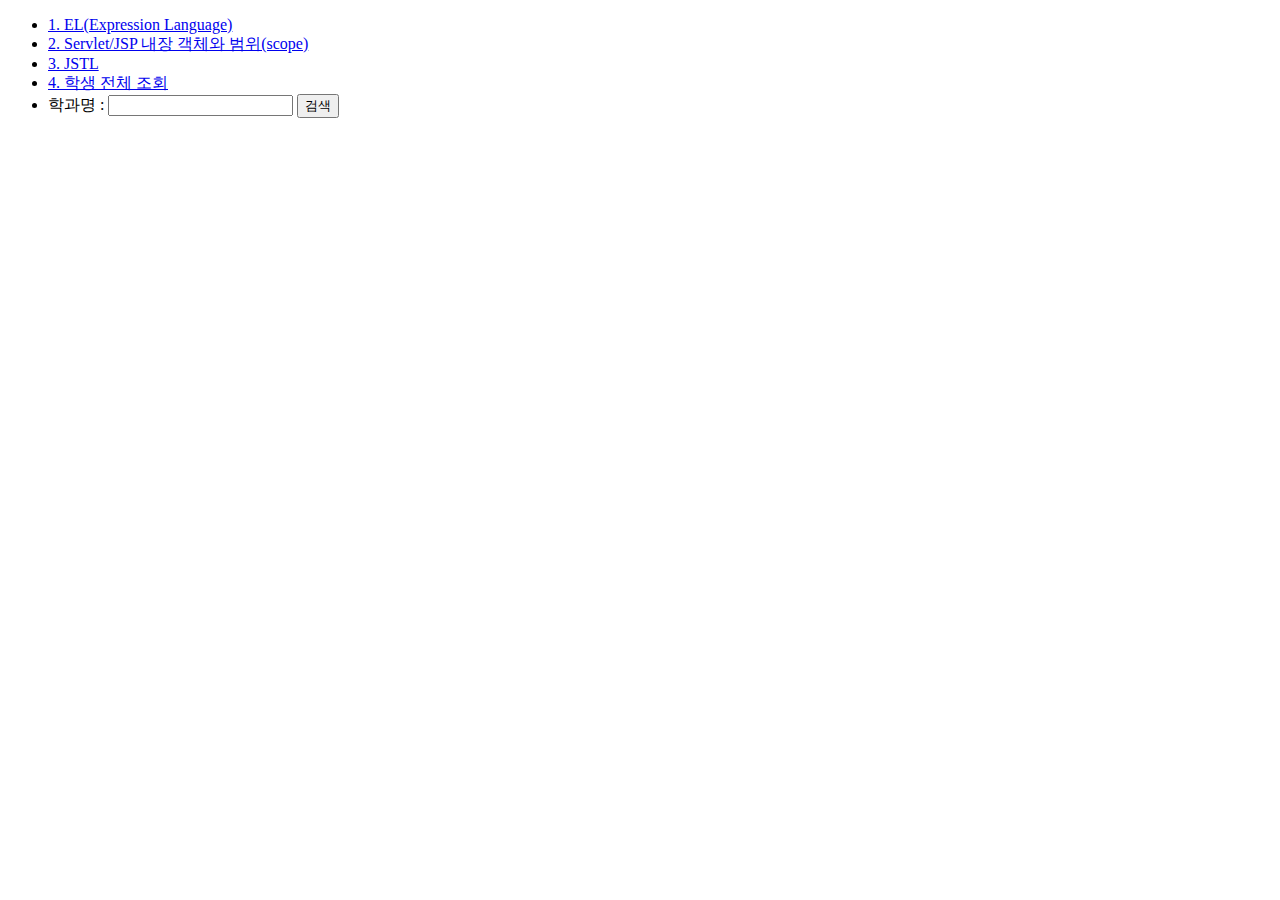
<file: 5_Server/JSPProject2/src/main/webapp/index.html>
<!DOCTYPE html>
<html lang="en">
<head>
    <meta charset="UTF-8">
    <meta http-equiv="X-UA-Compatible" content="IE=edge">
    <meta name="viewport" content="width=device-width, initial-scale=1.0">
    <title>JSP 전용 언어/태그</title>
</head>
<body>
    <ul>
    	<li>
   			<!-- form 태그를 제외한 모든 요청 방식은 GET -->
    		<a href="/JSPProject2/elTest">1. EL(Expression Language)</a>
    				<!-- 절대 경로 방식 -->
    	</li>
    	
    	<li>
    		<a href="scope">2. Servlet/JSP 내장 객체와 범위(scope)</a>
    			<!-- 상대 경로 방식 -->
    	</li>
    	
    	<!-- 
    		현재 페이지 주소 : /JSPProject2/index.html
    		목표 페이지 주소 : /JSPProject2/scope
    		
    		* 폴더 구조처럼 생각하자 !
    		형제 요소는 이름만 부르면 접근 가능하다!
    		
    		JSPProject2 폴더
    			- index.html
    			- scope
    		*
    	 -->
    	 
    	 <li>
    	 	<a href="jstl">3. JSTL</a>
    	 </li>
    	 
    	 
    	 <li>
    	 	<!-- 
    	 		현재 페이지 주소 : /JSPProject2/index.html
    	 		목표 페이지 주소 : /JSPProject2/student/selectAll
    	 	 -->
    	 	<a href="student/selectAll">4. 학생 전체 조회</a>
    	 </li>
    	 
    	 
    	 <li>
    	 
    	 	<form action="student/selectDepartment">
    	 		학과명 : <input type="text" name="inputDept">
    	 		<button>검색</button>
    	 	</form>
    	 </li>
    	 
    	 
    	 
    	 
    	 
    	 
    	 
    	 
    </ul>
</body>
</html>
</file>
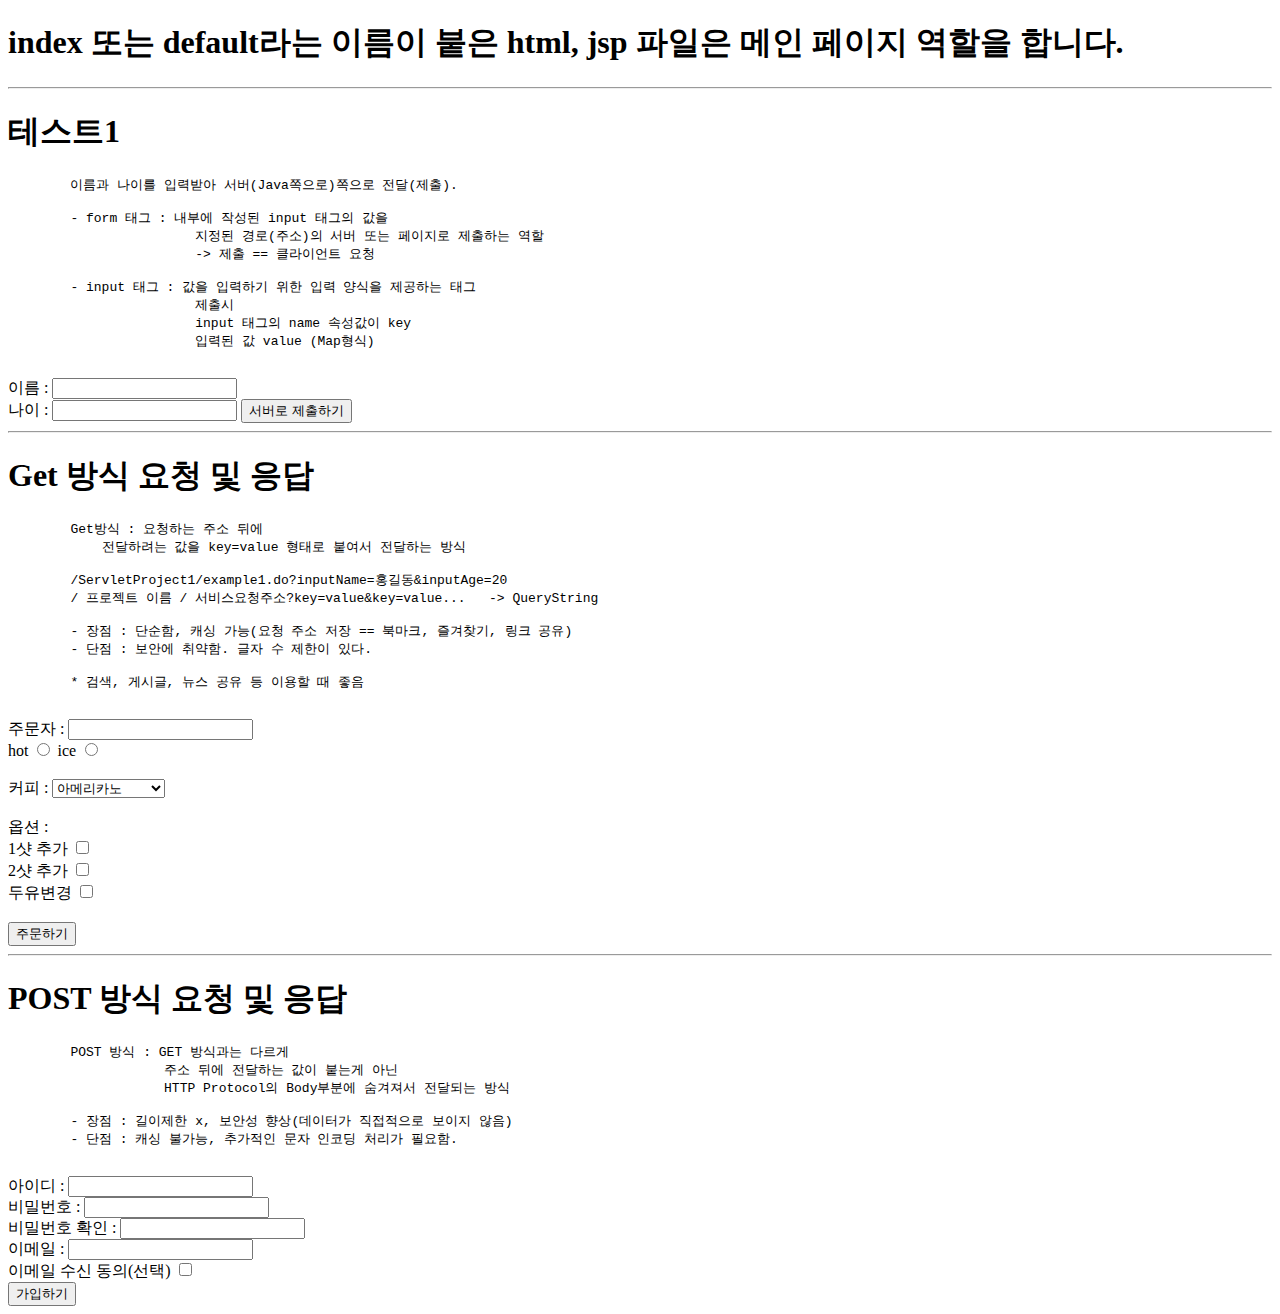
<file: 5_Server/ServletProject1/src/main/webapp/index.html>
<!DOCTYPE html>
<html lang="en">
<head>
    <meta charset="UTF-8">
    <meta http-equiv="X-UA-Compatible" content="IE=edge">
    <meta name="viewport" content="width=device-width, initial-scale=1.0">
    <title>Servlet 프로젝트 1</title>
</head>
<body>
    <h1>index 또는 default라는 이름이 붙은 html, jsp 파일은 메인 페이지 역할을 합니다.</h1>

    <hr>

    <h1>테스트1</h1>
    <pre>
        이름과 나이를 입력받아 서버(Java쪽으로)쪽으로 전달(제출).

        - form 태그 : 내부에 작성된 input 태그의 값을
                        지정된 경로(주소)의 서버 또는 페이지로 제출하는 역할
                        -> 제출 == 클라이언트 요청

        - input 태그 : 값을 입력하기 위한 입력 양식을 제공하는 태그
                        제출시
                        input 태그의 name 속성값이 key
                        입력된 값 value (Map형식)
    </pre>

    <!-- 
        action 속성 : 제출할 서버 또는 페이지 경로(주소) 작성하는 속성

        http://192.168.10.70:8080 : 프로토콜, IP, Port
                                        -> 서버 컴퓨터의 배포된 웹앱 위치(고정)

        /ServletProject1/ + 요청할 서비스 주소 : 클라이언트 서비스 요청 (절대경로)
     -->

    <form action="/ServletProject1/example1.do">
        <!-- 
            제출 시 ServletProject1 프로젝트에 있는 
            /example1.do 라는 서비스를 요청한다.
            요청 시 내부에 작성된 input태그의 값도 같이 전달한다.
        -->
        이름 : <input type="text" name="inputName"> <br>
        나이 : <input type="number" name="inputAge">
        <button type="submit">서버로 제출하기</button>
    </form>

    <hr>

    <h1>Get 방식 요청 및 응답</h1>

    <pre>
        Get방식 : 요청하는 주소 뒤에
            전달하려는 값을 key=value 형태로 붙여서 전달하는 방식

        /ServletProject1/example1.do?inputName=홍길동&inputAge=20
        / 프로젝트 이름 / 서비스요청주소?key=value&key=value...   -> QueryString

        - 장점 : 단순함, 캐싱 가능(요청 주소 저장 == 북마크, 즐겨찾기, 링크 공유)
        - 단점 : 보안에 취약함. 글자 수 제한이 있다.

        * 검색, 게시글, 뉴스 공유 등 이용할 때 좋음
    </pre>

    <form action="/ServletProject1/example2.do" method="get">
        주문자 : <input type="text" name="orderer"> <br>
        hot <input type="radio" name="type" value="hot">
        ice <input type="radio" name="type" value="ice">

        <br><br>

        커피 :
        <select name="coffee">
            <option>아메리카노</option>
            <option>카페라떼</option>
            <option>바닐라라떼</option>
            <option>초코프라푸치노</option>
            <option>카라멜마끼아또</option>
        </select>

        <br><br>

        옵션 : <br>
        1샷 추가 <input type="checkbox" name="opt" value="shot1">
        <br>
        2샷 추가 <input type="checkbox" name="opt" value="shot2">
        <br>
        두유변경 <input type="checkbox" name="opt" value="soymilk">

        <br><br>

        <button>주문하기</button>
    </form>

    <hr>

    <h1>POST 방식 요청 및 응답</h1>

    <pre>
        POST 방식 : GET 방식과는 다르게
                    주소 뒤에 전달하는 값이 붙는게 아닌
                    HTTP Protocol의 Body부분에 숨겨져서 전달되는 방식
        
        - 장점 : 길이제한 x, 보안성 향상(데이터가 직접적으로 보이지 않음)
        - 단점 : 캐싱 불가능, 추가적인 문자 인코딩 처리가 필요함.
    </pre>

    <form action="/ServletProject1/signUp" method="post">
        아이디 : <input type="text" name="inputId"> <br>
        비밀번호 : <input type="password" name="inputPw"> <br>
        비밀번호 확인 : <input type="password" name="inputPw"> <br>

        이메일 : <input type="email" name="inputEmail"> <br>
        이메일 수신 동의(선택) <input type="checkbox" name="agree"> <br>

        <button>가입하기</button>

    </form>

</body>
</html>
</file>
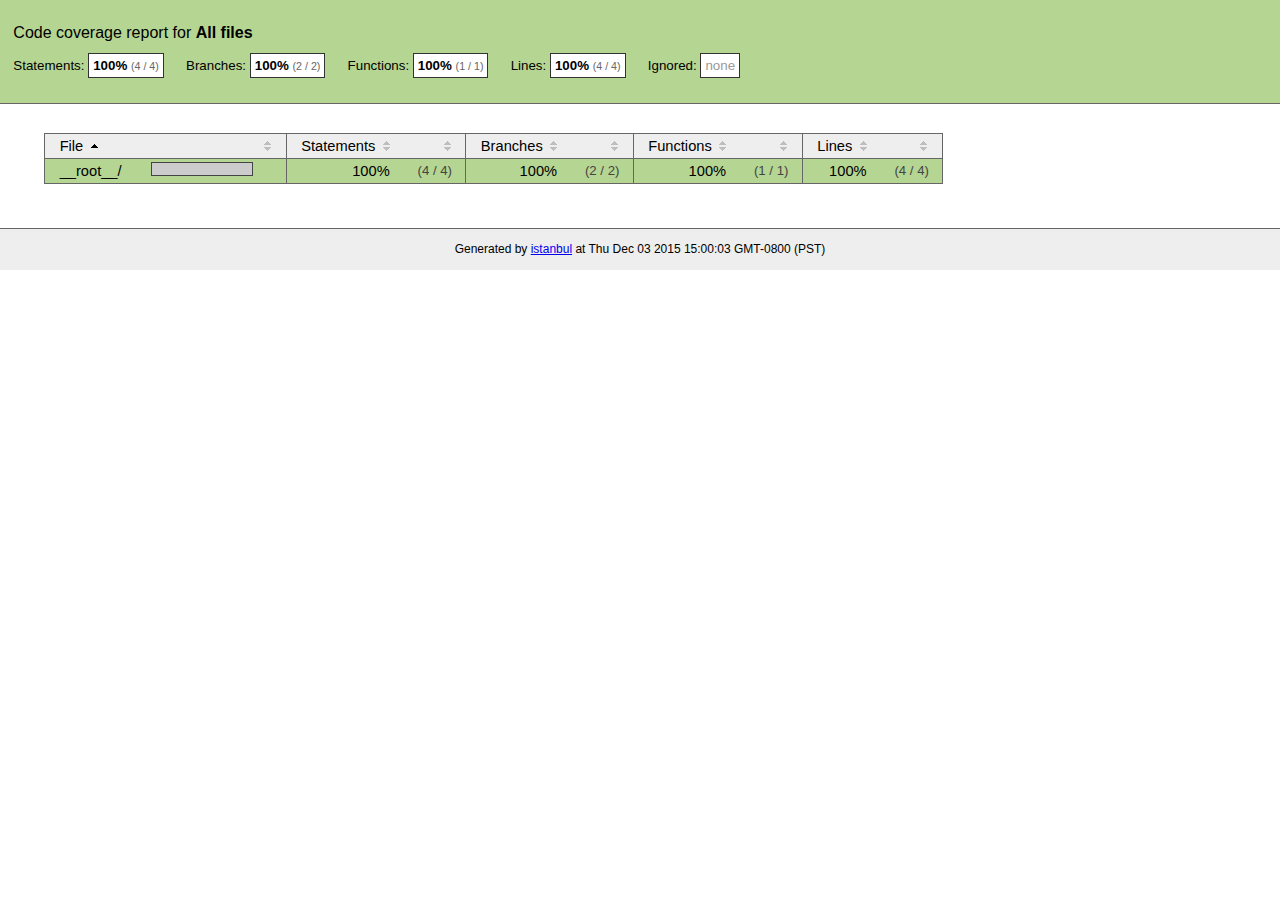
<file: 5_Server/.metadata/.plugins/org.eclipse.wildwebdeveloper.embedder.node/node-v16.14.2-win-x64/node_modules/npm/node_modules/unique-filename/coverage/index.html>
<!doctype html>
<html lang="en">
<head>
    <title>Code coverage report for All files</title>
    <meta charset="utf-8">
    <link rel="stylesheet" href="prettify.css">
    <link rel="stylesheet" href="base.css">
    <style type='text/css'>
        div.coverage-summary .sorter {
            background-image: url(sort-arrow-sprite.png);
        }
    </style>
</head>
<body>
<div class="header high">
    <h1>Code coverage report for <span class="entity">All files</span></h1>
    <h2>
        Statements: <span class="metric">100% <small>(4 / 4)</small></span> &nbsp;&nbsp;&nbsp;&nbsp;
        Branches: <span class="metric">100% <small>(2 / 2)</small></span> &nbsp;&nbsp;&nbsp;&nbsp;
        Functions: <span class="metric">100% <small>(1 / 1)</small></span> &nbsp;&nbsp;&nbsp;&nbsp;
        Lines: <span class="metric">100% <small>(4 / 4)</small></span> &nbsp;&nbsp;&nbsp;&nbsp;
        Ignored: <span class="metric"><span class="ignore-none">none</span></span> &nbsp;&nbsp;&nbsp;&nbsp;
    </h2>
    <div class="path"></div>
</div>
<div class="body">
<div class="coverage-summary">
<table>
<thead>
<tr>
   <th data-col="file" data-fmt="html" data-html="true" class="file">File</th>
   <th data-col="pic" data-type="number" data-fmt="html" data-html="true" class="pic"></th>
   <th data-col="statements" data-type="number" data-fmt="pct" class="pct">Statements</th>
   <th data-col="statements_raw" data-type="number" data-fmt="html" class="abs"></th>
   <th data-col="branches" data-type="number" data-fmt="pct" class="pct">Branches</th>
   <th data-col="branches_raw" data-type="number" data-fmt="html" class="abs"></th>
   <th data-col="functions" data-type="number" data-fmt="pct" class="pct">Functions</th>
   <th data-col="functions_raw" data-type="number" data-fmt="html" class="abs"></th>
   <th data-col="lines" data-type="number" data-fmt="pct" class="pct">Lines</th>
   <th data-col="lines_raw" data-type="number" data-fmt="html" class="abs"></th>
</tr>
</thead>
<tbody><tr>
	<td class="file high" data-value="__root__/"><a href="__root__/index.html">__root__/</a></td>
	<td data-value="100" class="pic high"><span class="cover-fill cover-full" style="width: 100px;"></span><span class="cover-empty" style="width:0px;"></span></td>
	<td data-value="100" class="pct high">100%</td>
	<td data-value="4" class="abs high">(4&nbsp;/&nbsp;4)</td>
	<td data-value="100" class="pct high">100%</td>
	<td data-value="2" class="abs high">(2&nbsp;/&nbsp;2)</td>
	<td data-value="100" class="pct high">100%</td>
	<td data-value="1" class="abs high">(1&nbsp;/&nbsp;1)</td>
	<td data-value="100" class="pct high">100%</td>
	<td data-value="4" class="abs high">(4&nbsp;/&nbsp;4)</td>
	</tr>

</tbody>
</table>
</div>
</div>
<div class="footer">
    <div class="meta">Generated by <a href="http://istanbul-js.org/" target="_blank">istanbul</a> at Thu Dec 03 2015 15:00:03 GMT-0800 (PST)</div>
</div>
<script src="prettify.js"></script>
<script>
window.onload = function () {
        if (typeof prettyPrint === 'function') {
            prettyPrint();
        }
};
</script>
<script src="sorter.js"></script>
</body>
</html>
</file>
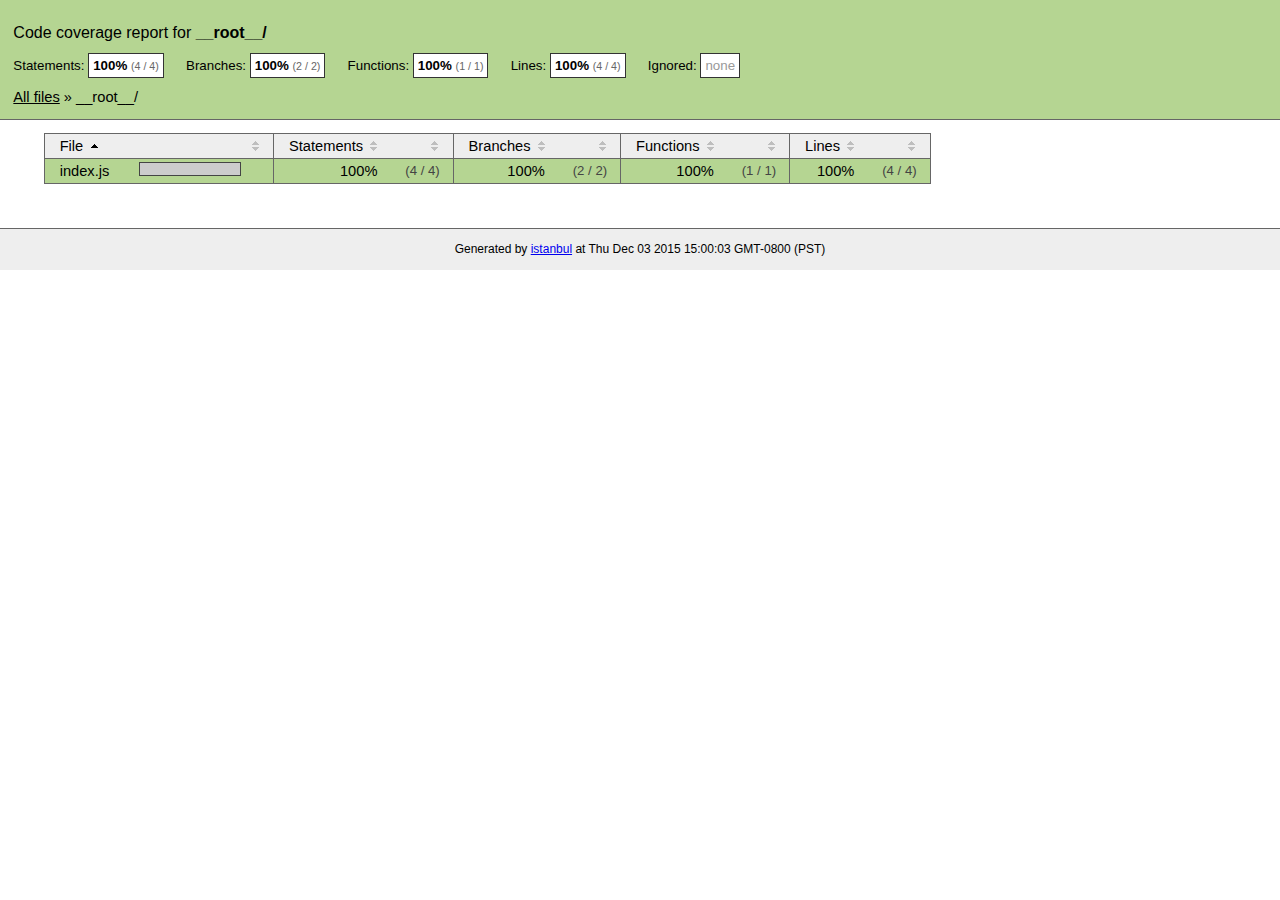
<file: 5_Server/.metadata/.plugins/org.eclipse.wildwebdeveloper.embedder.node/node-v16.14.2-win-x64/node_modules/npm/node_modules/unique-filename/coverage/__root__/index.html>
<!doctype html>
<html lang="en">
<head>
    <title>Code coverage report for __root__/</title>
    <meta charset="utf-8">
    <link rel="stylesheet" href="../prettify.css">
    <link rel="stylesheet" href="../base.css">
    <style type='text/css'>
        div.coverage-summary .sorter {
            background-image: url(../sort-arrow-sprite.png);
        }
    </style>
</head>
<body>
<div class="header high">
    <h1>Code coverage report for <span class="entity">__root__/</span></h1>
    <h2>
        Statements: <span class="metric">100% <small>(4 / 4)</small></span> &nbsp;&nbsp;&nbsp;&nbsp;
        Branches: <span class="metric">100% <small>(2 / 2)</small></span> &nbsp;&nbsp;&nbsp;&nbsp;
        Functions: <span class="metric">100% <small>(1 / 1)</small></span> &nbsp;&nbsp;&nbsp;&nbsp;
        Lines: <span class="metric">100% <small>(4 / 4)</small></span> &nbsp;&nbsp;&nbsp;&nbsp;
        Ignored: <span class="metric"><span class="ignore-none">none</span></span> &nbsp;&nbsp;&nbsp;&nbsp;
    </h2>
    <div class="path"><a href="../index.html">All files</a> &#187; __root__/</div>
</div>
<div class="body">
<div class="coverage-summary">
<table>
<thead>
<tr>
   <th data-col="file" data-fmt="html" data-html="true" class="file">File</th>
   <th data-col="pic" data-type="number" data-fmt="html" data-html="true" class="pic"></th>
   <th data-col="statements" data-type="number" data-fmt="pct" class="pct">Statements</th>
   <th data-col="statements_raw" data-type="number" data-fmt="html" class="abs"></th>
   <th data-col="branches" data-type="number" data-fmt="pct" class="pct">Branches</th>
   <th data-col="branches_raw" data-type="number" data-fmt="html" class="abs"></th>
   <th data-col="functions" data-type="number" data-fmt="pct" class="pct">Functions</th>
   <th data-col="functions_raw" data-type="number" data-fmt="html" class="abs"></th>
   <th data-col="lines" data-type="number" data-fmt="pct" class="pct">Lines</th>
   <th data-col="lines_raw" data-type="number" data-fmt="html" class="abs"></th>
</tr>
</thead>
<tbody><tr>
	<td class="file high" data-value="index.js"><a href="index.js.html">index.js</a></td>
	<td data-value="100" class="pic high"><span class="cover-fill cover-full" style="width: 100px;"></span><span class="cover-empty" style="width:0px;"></span></td>
	<td data-value="100" class="pct high">100%</td>
	<td data-value="4" class="abs high">(4&nbsp;/&nbsp;4)</td>
	<td data-value="100" class="pct high">100%</td>
	<td data-value="2" class="abs high">(2&nbsp;/&nbsp;2)</td>
	<td data-value="100" class="pct high">100%</td>
	<td data-value="1" class="abs high">(1&nbsp;/&nbsp;1)</td>
	<td data-value="100" class="pct high">100%</td>
	<td data-value="4" class="abs high">(4&nbsp;/&nbsp;4)</td>
	</tr>

</tbody>
</table>
</div>
</div>
<div class="footer">
    <div class="meta">Generated by <a href="http://istanbul-js.org/" target="_blank">istanbul</a> at Thu Dec 03 2015 15:00:03 GMT-0800 (PST)</div>
</div>
<script src="../prettify.js"></script>
<script>
window.onload = function () {
        if (typeof prettyPrint === 'function') {
            prettyPrint();
        }
};
</script>
<script src="../sorter.js"></script>
</body>
</html>
</file>
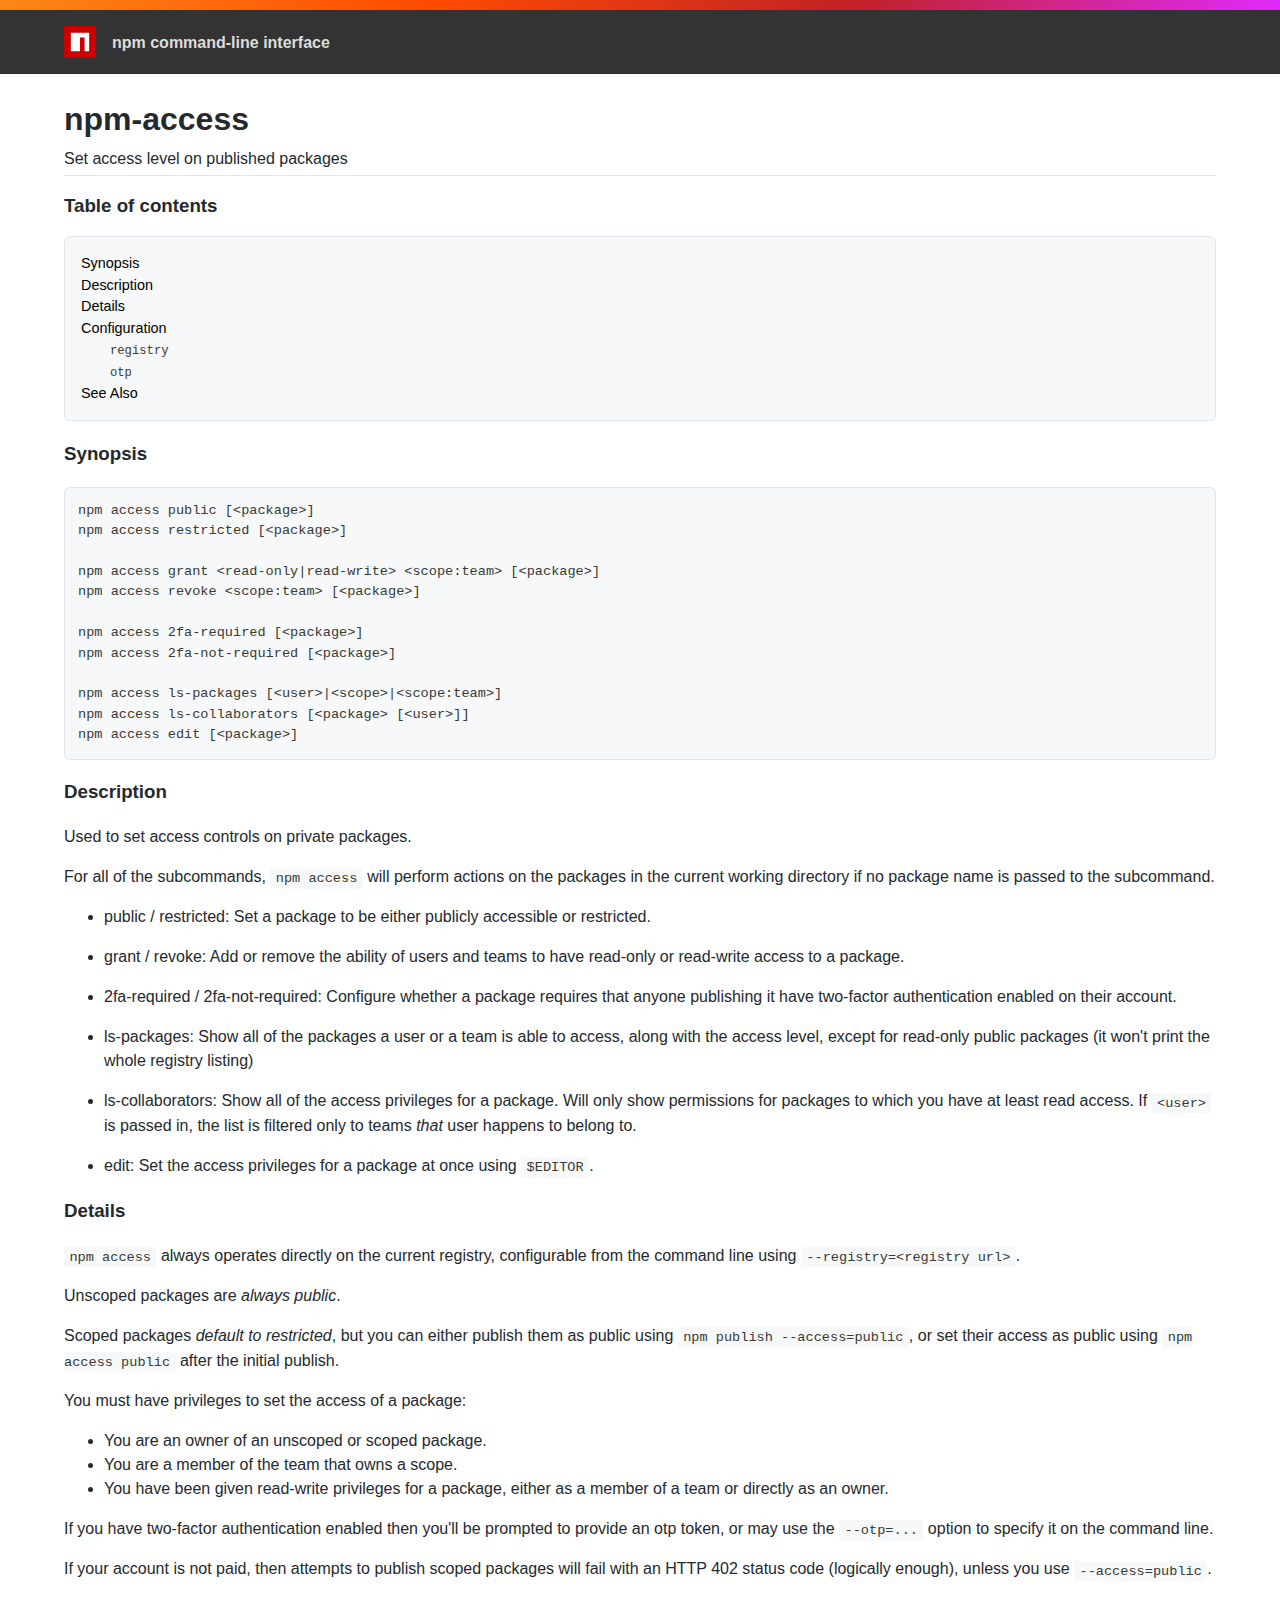
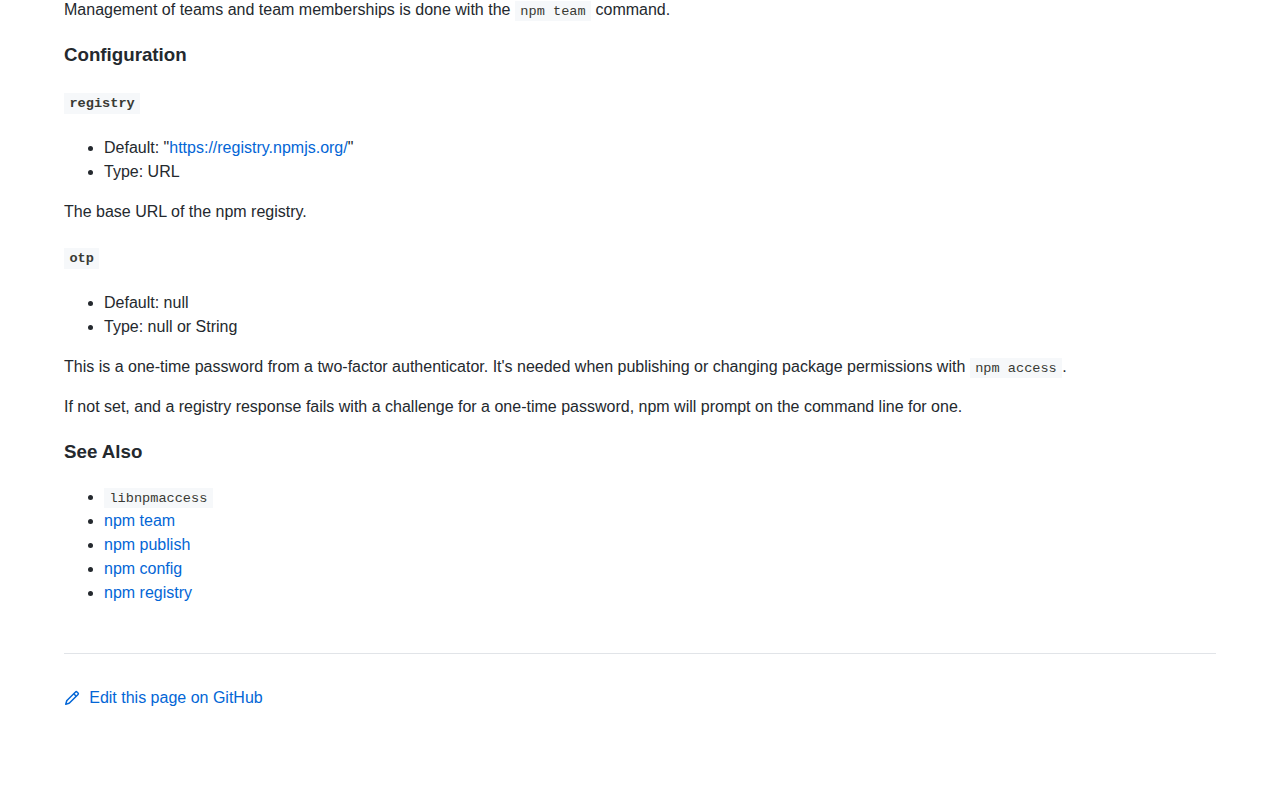
<file: 5_Server/.metadata/.plugins/org.eclipse.wildwebdeveloper.embedder.node/node-v16.14.2-win-x64/node_modules/npm/docs/output/commands/npm-access.html>
<!DOCTYPE html><html><head>
<meta charset="utf-8">
<title>npm-access</title>
<style>
body {
    background-color: #ffffff;
    color: #24292e;

    margin: 0;

    line-height: 1.5;

    font-family: -apple-system, BlinkMacSystemFont, "Segoe UI", Helvetica, Arial, sans-serif, "Apple Color Emoji", "Segoe UI Emoji";
}
#rainbar {
    height: 10px;
    background-image: linear-gradient(139deg, #fb8817, #ff4b01, #c12127, #e02aff);
}

a {
    text-decoration: none;
    color: #0366d6;
}
a:hover {
    text-decoration: underline;
}

pre {
    margin: 1em 0px;
    padding: 1em;
    border: solid 1px #e1e4e8;
    border-radius: 6px;

    display: block;
    overflow: auto;

    white-space: pre;

    background-color: #f6f8fa;
    color: #393a34;
}
code {
    font-family: SFMono-Regular, Consolas, "Liberation Mono", Menlo, Courier, monospace;
    font-size: 85%;
    padding: 0.2em 0.4em;
    background-color: #f6f8fa;
    color: #393a34;
}
pre > code {
    padding: 0;
    background-color: inherit;
    color: inherit;
}
h1, h2, h3 {
    font-weight: 600;
}

#logobar {
    background-color: #333333;
    margin: 0 auto;
    padding: 1em 4em;
}
#logobar .logo {
    float: left;
}
#logobar .title {
    font-weight: 600;
    color: #dddddd;
    float: left;
    margin: 5px 0 0 1em;
}
#logobar:after {
    content: "";
    display: block;
    clear: both;
}

#content {
    margin: 0 auto;
    padding: 0 4em;
}

#table_of_contents > h2 {
    font-size: 1.17em;
}
#table_of_contents ul:first-child {
    border: solid 1px #e1e4e8;
    border-radius: 6px;
    padding: 1em;
    background-color: #f6f8fa;
    color: #393a34;
}
#table_of_contents ul {
    list-style-type: none;
    padding-left: 1.5em;
}
#table_of_contents li {
    font-size: 0.9em;
}
#table_of_contents li a {
    color: #000000;
}

header.title {
    border-bottom: solid 1px #e1e4e8;
}
header.title > h1 {
    margin-bottom: 0.25em;
}
header.title > .description {
    display: block;
    margin-bottom: 0.5em;
    line-height: 1;
}

footer#edit {
    border-top: solid 1px #e1e4e8;
    margin: 3em 0 4em 0;
    padding-top: 2em;
}
</style>
</head>
<body>
<div id="banner">
<div id="rainbar"></div>
<div id="logobar">
<svg class="logo" role="img" height="32" width="32" viewBox="0 0 700 700">
<polygon fill="#cb0000" points="0,700 700,700 700,0 0,0"></polygon>
<polygon fill="#ffffff" points="150,550 350,550 350,250 450,250 450,550 550,550 550,150 150,150"></polygon>
</svg>
<div class="title">
npm command-line interface
</div>
</div>
</div>

<section id="content">
<header class="title">
<h1 id="npm-access">npm-access</h1>
<span class="description">Set access level on published packages</span>
</header>

<section id="table_of_contents">
<h2 id="table-of-contents">Table of contents</h2>
<div id="_table_of_contents"><ul><li><a href="#synopsis">Synopsis</a></li><li><a href="#description">Description</a></li><li><a href="#details">Details</a></li><li><a href="#configuration">Configuration</a></li><ul><li><a href="#registry"><code>registry</code></a></li><li><a href="#otp"><code>otp</code></a></li></ul><li><a href="#see-also">See Also</a></li></ul></div>
</section>

<div id="_content"><h3 id="synopsis">Synopsis</h3>
<pre lang="bash"><code>npm access public [&lt;package&gt;]
npm access restricted [&lt;package&gt;]

npm access grant &lt;read-only|read-write&gt; &lt;scope:team&gt; [&lt;package&gt;]
npm access revoke &lt;scope:team&gt; [&lt;package&gt;]

npm access 2fa-required [&lt;package&gt;]
npm access 2fa-not-required [&lt;package&gt;]

npm access ls-packages [&lt;user&gt;|&lt;scope&gt;|&lt;scope:team&gt;]
npm access ls-collaborators [&lt;package&gt; [&lt;user&gt;]]
npm access edit [&lt;package&gt;]
</code></pre>
<h3 id="description">Description</h3>
<p>Used to set access controls on private packages.</p>
<p>For all of the subcommands, <code>npm access</code> will perform actions on the packages
in the current working directory if no package name is passed to the
subcommand.</p>
<ul>
<li>
<p>public / restricted:
Set a package to be either publicly accessible or restricted.</p>
</li>
<li>
<p>grant / revoke:
Add or remove the ability of users and teams to have read-only or read-write
access to a package.</p>
</li>
<li>
<p>2fa-required / 2fa-not-required:
Configure whether a package requires that anyone publishing it have two-factor
authentication enabled on their account.</p>
</li>
<li>
<p>ls-packages:
Show all of the packages a user or a team is able to access, along with the
access level, except for read-only public packages (it won't print the whole
registry listing)</p>
</li>
<li>
<p>ls-collaborators:
Show all of the access privileges for a package. Will only show permissions
for packages to which you have at least read access. If <code>&lt;user&gt;</code> is passed in,
the list is filtered only to teams <em>that</em> user happens to belong to.</p>
</li>
<li>
<p>edit:
Set the access privileges for a package at once using <code>$EDITOR</code>.</p>
</li>
</ul>
<h3 id="details">Details</h3>
<p><code>npm access</code> always operates directly on the current registry, configurable
from the command line using <code>--registry=&lt;registry url&gt;</code>.</p>
<p>Unscoped packages are <em>always public</em>.</p>
<p>Scoped packages <em>default to restricted</em>, but you can either publish them as
public using <code>npm publish --access=public</code>, or set their access as public using
<code>npm access public</code> after the initial publish.</p>
<p>You must have privileges to set the access of a package:</p>
<ul>
<li>You are an owner of an unscoped or scoped package.</li>
<li>You are a member of the team that owns a scope.</li>
<li>You have been given read-write privileges for a package, either as a member
of a team or directly as an owner.</li>
</ul>
<p>If you have two-factor authentication enabled then you'll be prompted to
provide an otp token, or may use the <code>--otp=...</code> option to specify it on
the command line.</p>
<p>If your account is not paid, then attempts to publish scoped packages will
fail with an HTTP 402 status code (logically enough), unless you use
<code>--access=public</code>.</p>
<p>Management of teams and team memberships is done with the <code>npm team</code> command.</p>
<h3 id="configuration">Configuration</h3>
<!-- raw HTML omitted -->
<!-- raw HTML omitted -->
<!-- raw HTML omitted -->
<h4 id="registry"><code>registry</code></h4>
<ul>
<li>Default: "<a href="https://registry.npmjs.org/">https://registry.npmjs.org/</a>"</li>
<li>Type: URL</li>
</ul>
<p>The base URL of the npm registry.</p>
<!-- raw HTML omitted -->
<!-- raw HTML omitted -->
<h4 id="otp"><code>otp</code></h4>
<ul>
<li>Default: null</li>
<li>Type: null or String</li>
</ul>
<p>This is a one-time password from a two-factor authenticator. It's needed
when publishing or changing package permissions with <code>npm access</code>.</p>
<p>If not set, and a registry response fails with a challenge for a one-time
password, npm will prompt on the command line for one.</p>
<!-- raw HTML omitted -->
<!-- raw HTML omitted -->
<!-- raw HTML omitted -->
<h3 id="see-also">See Also</h3>
<ul>
<li><a href="https://npm.im/libnpmaccess"><code>libnpmaccess</code></a></li>
<li><a href="../commands/npm-team.html">npm team</a></li>
<li><a href="../commands/npm-publish.html">npm publish</a></li>
<li><a href="../commands/npm-config.html">npm config</a></li>
<li><a href="../using-npm/registry.html">npm registry</a></li>
</ul>
</div>

<footer id="edit">
<a href="https://github.com/npm/cli/edit/latest/docs/content/commands/npm-access.md">
<svg role="img" viewBox="0 0 16 16" width="16" height="16" fill="currentcolor" style="vertical-align: text-bottom; margin-right: 0.3em;">
<path fill-rule="evenodd" d="M11.013 1.427a1.75 1.75 0 012.474 0l1.086 1.086a1.75 1.75 0 010 2.474l-8.61 8.61c-.21.21-.47.364-.756.445l-3.251.93a.75.75 0 01-.927-.928l.929-3.25a1.75 1.75 0 01.445-.758l8.61-8.61zm1.414 1.06a.25.25 0 00-.354 0L10.811 3.75l1.439 1.44 1.263-1.263a.25.25 0 000-.354l-1.086-1.086zM11.189 6.25L9.75 4.81l-6.286 6.287a.25.25 0 00-.064.108l-.558 1.953 1.953-.558a.249.249 0 00.108-.064l6.286-6.286z"></path>
</svg>
Edit this page on GitHub
</a>
</footer>
</section>



</body></html>
</file>
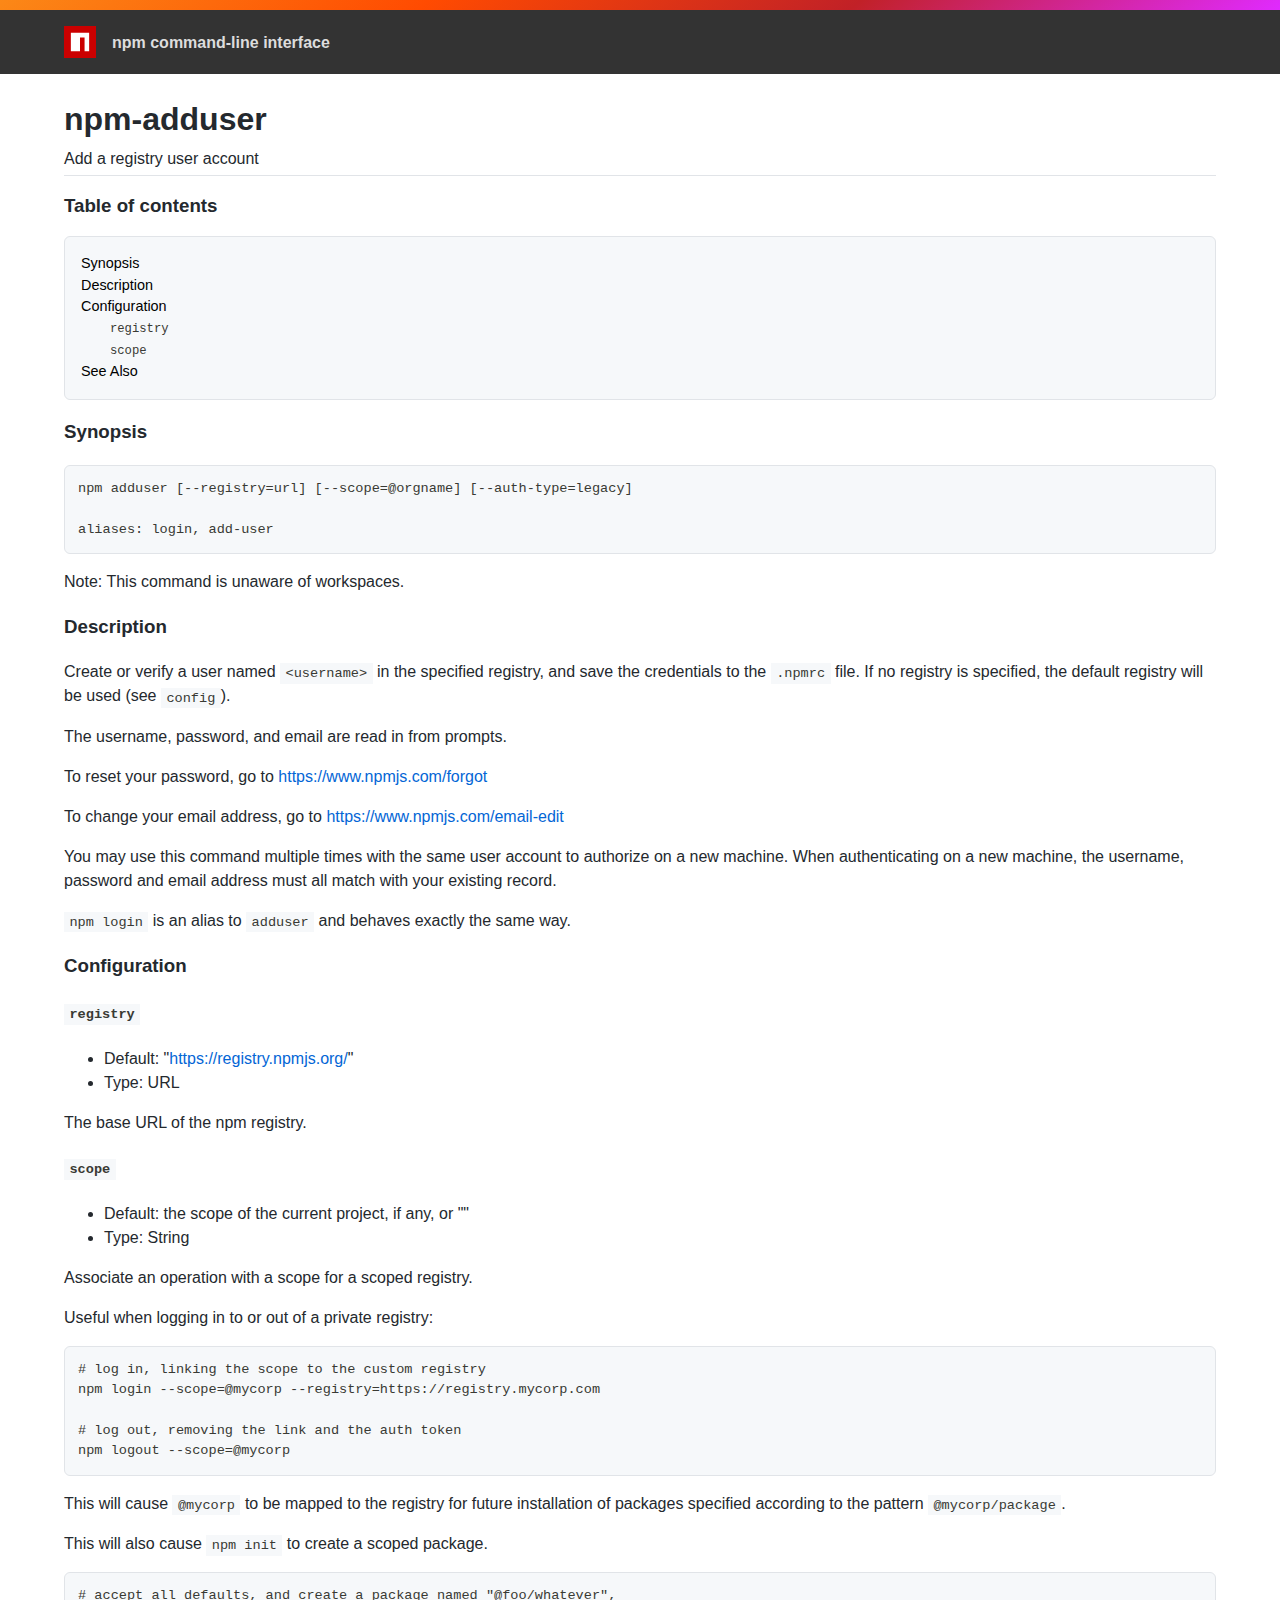
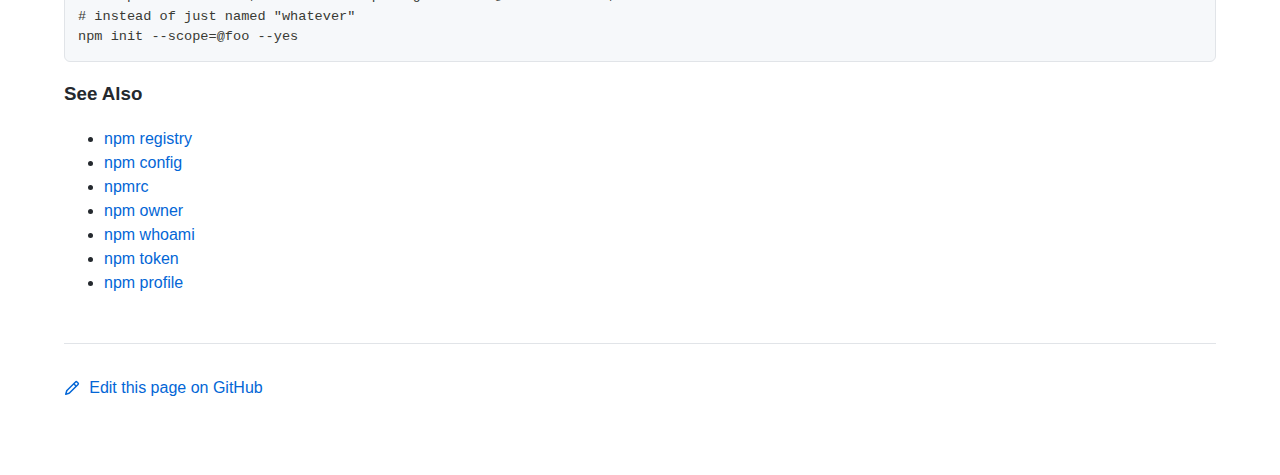
<file: 5_Server/.metadata/.plugins/org.eclipse.wildwebdeveloper.embedder.node/node-v16.14.2-win-x64/node_modules/npm/docs/output/commands/npm-adduser.html>
<!DOCTYPE html><html><head>
<meta charset="utf-8">
<title>npm-adduser</title>
<style>
body {
    background-color: #ffffff;
    color: #24292e;

    margin: 0;

    line-height: 1.5;

    font-family: -apple-system, BlinkMacSystemFont, "Segoe UI", Helvetica, Arial, sans-serif, "Apple Color Emoji", "Segoe UI Emoji";
}
#rainbar {
    height: 10px;
    background-image: linear-gradient(139deg, #fb8817, #ff4b01, #c12127, #e02aff);
}

a {
    text-decoration: none;
    color: #0366d6;
}
a:hover {
    text-decoration: underline;
}

pre {
    margin: 1em 0px;
    padding: 1em;
    border: solid 1px #e1e4e8;
    border-radius: 6px;

    display: block;
    overflow: auto;

    white-space: pre;

    background-color: #f6f8fa;
    color: #393a34;
}
code {
    font-family: SFMono-Regular, Consolas, "Liberation Mono", Menlo, Courier, monospace;
    font-size: 85%;
    padding: 0.2em 0.4em;
    background-color: #f6f8fa;
    color: #393a34;
}
pre > code {
    padding: 0;
    background-color: inherit;
    color: inherit;
}
h1, h2, h3 {
    font-weight: 600;
}

#logobar {
    background-color: #333333;
    margin: 0 auto;
    padding: 1em 4em;
}
#logobar .logo {
    float: left;
}
#logobar .title {
    font-weight: 600;
    color: #dddddd;
    float: left;
    margin: 5px 0 0 1em;
}
#logobar:after {
    content: "";
    display: block;
    clear: both;
}

#content {
    margin: 0 auto;
    padding: 0 4em;
}

#table_of_contents > h2 {
    font-size: 1.17em;
}
#table_of_contents ul:first-child {
    border: solid 1px #e1e4e8;
    border-radius: 6px;
    padding: 1em;
    background-color: #f6f8fa;
    color: #393a34;
}
#table_of_contents ul {
    list-style-type: none;
    padding-left: 1.5em;
}
#table_of_contents li {
    font-size: 0.9em;
}
#table_of_contents li a {
    color: #000000;
}

header.title {
    border-bottom: solid 1px #e1e4e8;
}
header.title > h1 {
    margin-bottom: 0.25em;
}
header.title > .description {
    display: block;
    margin-bottom: 0.5em;
    line-height: 1;
}

footer#edit {
    border-top: solid 1px #e1e4e8;
    margin: 3em 0 4em 0;
    padding-top: 2em;
}
</style>
</head>
<body>
<div id="banner">
<div id="rainbar"></div>
<div id="logobar">
<svg class="logo" role="img" height="32" width="32" viewBox="0 0 700 700">
<polygon fill="#cb0000" points="0,700 700,700 700,0 0,0"></polygon>
<polygon fill="#ffffff" points="150,550 350,550 350,250 450,250 450,550 550,550 550,150 150,150"></polygon>
</svg>
<div class="title">
npm command-line interface
</div>
</div>
</div>

<section id="content">
<header class="title">
<h1 id="npm-adduser">npm-adduser</h1>
<span class="description">Add a registry user account</span>
</header>

<section id="table_of_contents">
<h2 id="table-of-contents">Table of contents</h2>
<div id="_table_of_contents"><ul><li><a href="#synopsis">Synopsis</a></li><li><a href="#description">Description</a></li><li><a href="#configuration">Configuration</a></li><ul><li><a href="#registry"><code>registry</code></a></li><li><a href="#scope"><code>scope</code></a></li></ul><li><a href="#see-also">See Also</a></li></ul></div>
</section>

<div id="_content"><h3 id="synopsis">Synopsis</h3>
<pre lang="bash"><code>npm adduser [--registry=url] [--scope=@orgname] [--auth-type=legacy]

aliases: login, add-user
</code></pre>
<p>Note: This command is unaware of workspaces.</p>
<h3 id="description">Description</h3>
<p>Create or verify a user named <code>&lt;username&gt;</code> in the specified registry, and
save the credentials to the <code>.npmrc</code> file. If no registry is specified,
the default registry will be used (see <a href="../using-npm/config.html"><code>config</code></a>).</p>
<p>The username, password, and email are read in from prompts.</p>
<p>To reset your password, go to <a href="https://www.npmjs.com/forgot">https://www.npmjs.com/forgot</a></p>
<p>To change your email address, go to <a href="https://www.npmjs.com/email-edit">https://www.npmjs.com/email-edit</a></p>
<p>You may use this command multiple times with the same user account to
authorize on a new machine.  When authenticating on a new machine,
the username, password and email address must all match with
your existing record.</p>
<p><code>npm login</code> is an alias to <code>adduser</code> and behaves exactly the same way.</p>
<h3 id="configuration">Configuration</h3>
<!-- raw HTML omitted -->
<!-- raw HTML omitted -->
<!-- raw HTML omitted -->
<h4 id="registry"><code>registry</code></h4>
<ul>
<li>Default: "<a href="https://registry.npmjs.org/">https://registry.npmjs.org/</a>"</li>
<li>Type: URL</li>
</ul>
<p>The base URL of the npm registry.</p>
<!-- raw HTML omitted -->
<!-- raw HTML omitted -->
<h4 id="scope"><code>scope</code></h4>
<ul>
<li>Default: the scope of the current project, if any, or ""</li>
<li>Type: String</li>
</ul>
<p>Associate an operation with a scope for a scoped registry.</p>
<p>Useful when logging in to or out of a private registry:</p>
<pre><code># log in, linking the scope to the custom registry
npm login --scope=@mycorp --registry=https://registry.mycorp.com

# log out, removing the link and the auth token
npm logout --scope=@mycorp
</code></pre>
<p>This will cause <code>@mycorp</code> to be mapped to the registry for future
installation of packages specified according to the pattern
<code>@mycorp/package</code>.</p>
<p>This will also cause <code>npm init</code> to create a scoped package.</p>
<pre><code># accept all defaults, and create a package named "@foo/whatever",
# instead of just named "whatever"
npm init --scope=@foo --yes
</code></pre>
<!-- raw HTML omitted -->
<!-- raw HTML omitted -->
<!-- raw HTML omitted -->
<h3 id="see-also">See Also</h3>
<ul>
<li><a href="../using-npm/registry.html">npm registry</a></li>
<li><a href="../commands/npm-config.html">npm config</a></li>
<li><a href="../configuring-npm/npmrc.html">npmrc</a></li>
<li><a href="../commands/npm-owner.html">npm owner</a></li>
<li><a href="../commands/npm-whoami.html">npm whoami</a></li>
<li><a href="../commands/npm-token.html">npm token</a></li>
<li><a href="../commands/npm-profile.html">npm profile</a></li>
</ul>
</div>

<footer id="edit">
<a href="https://github.com/npm/cli/edit/latest/docs/content/commands/npm-adduser.md">
<svg role="img" viewBox="0 0 16 16" width="16" height="16" fill="currentcolor" style="vertical-align: text-bottom; margin-right: 0.3em;">
<path fill-rule="evenodd" d="M11.013 1.427a1.75 1.75 0 012.474 0l1.086 1.086a1.75 1.75 0 010 2.474l-8.61 8.61c-.21.21-.47.364-.756.445l-3.251.93a.75.75 0 01-.927-.928l.929-3.25a1.75 1.75 0 01.445-.758l8.61-8.61zm1.414 1.06a.25.25 0 00-.354 0L10.811 3.75l1.439 1.44 1.263-1.263a.25.25 0 000-.354l-1.086-1.086zM11.189 6.25L9.75 4.81l-6.286 6.287a.25.25 0 00-.064.108l-.558 1.953 1.953-.558a.249.249 0 00.108-.064l6.286-6.286z"></path>
</svg>
Edit this page on GitHub
</a>
</footer>
</section>



</body></html>
</file>
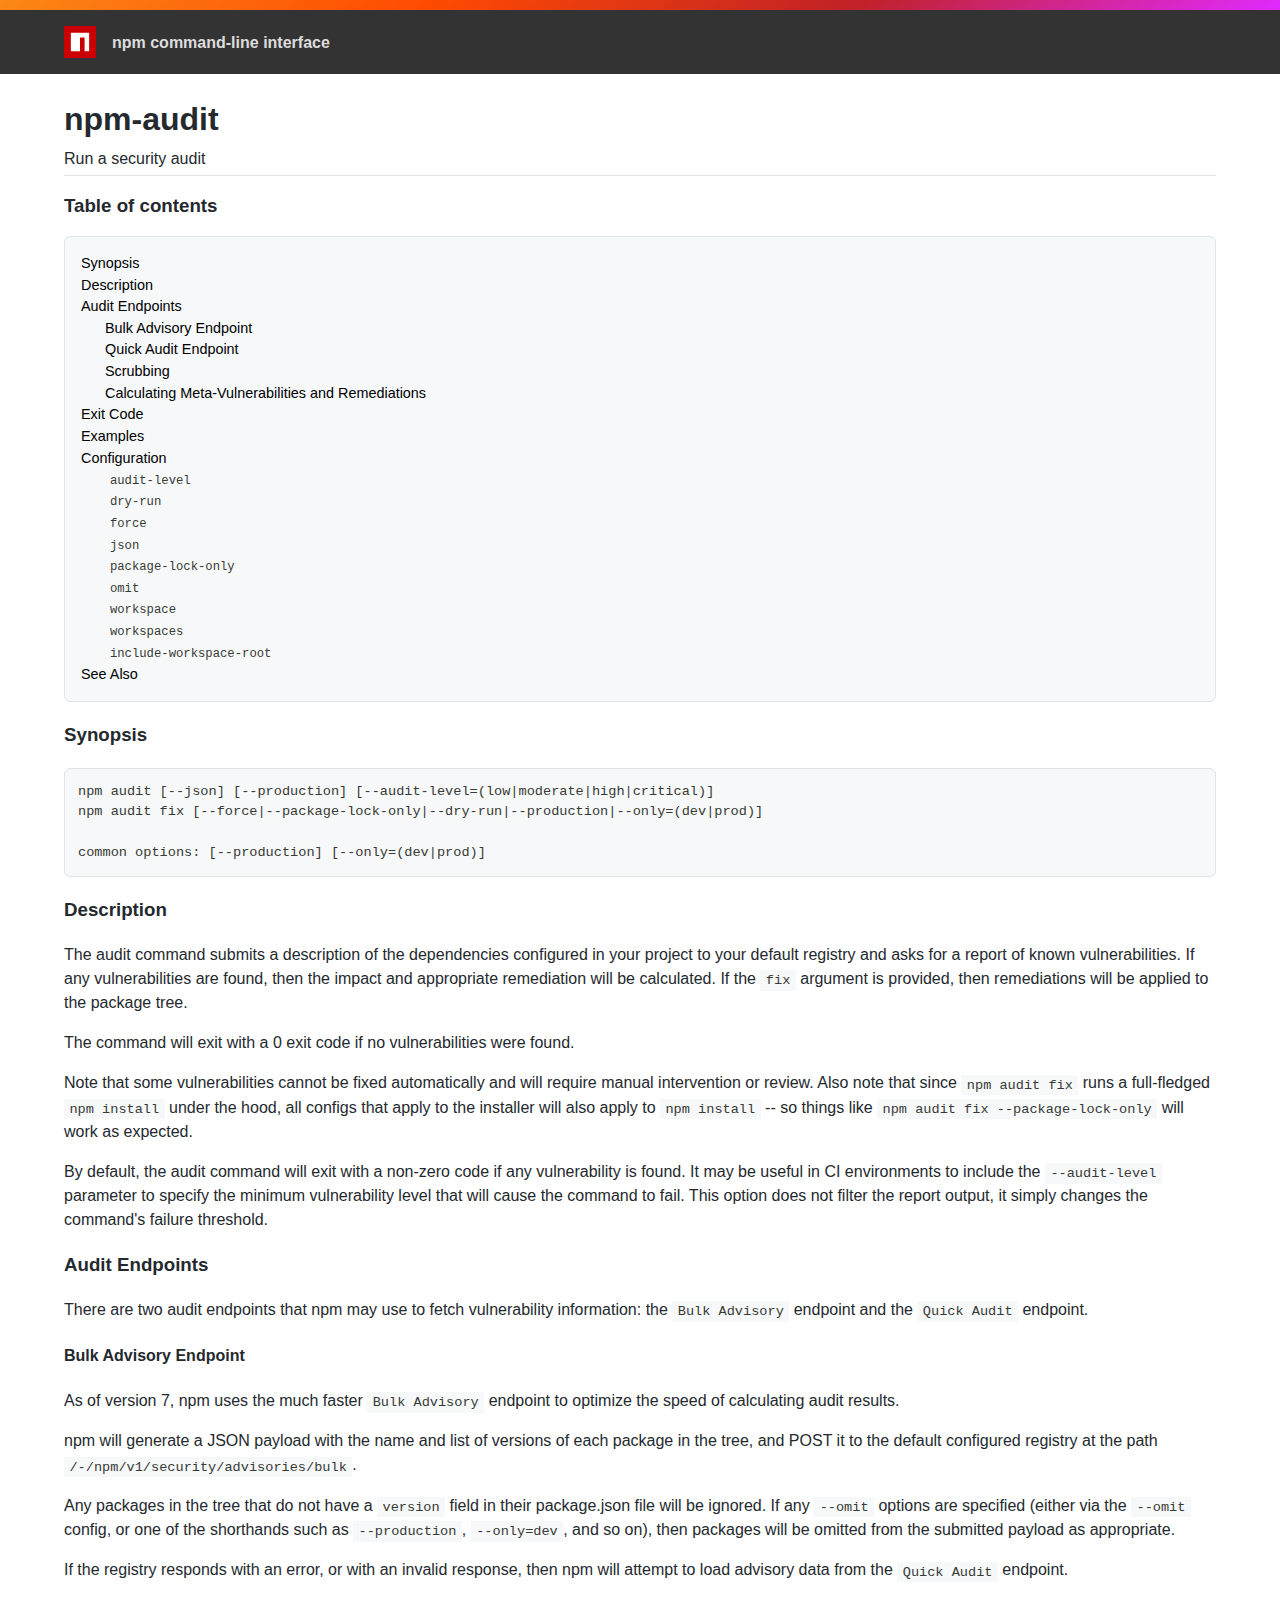
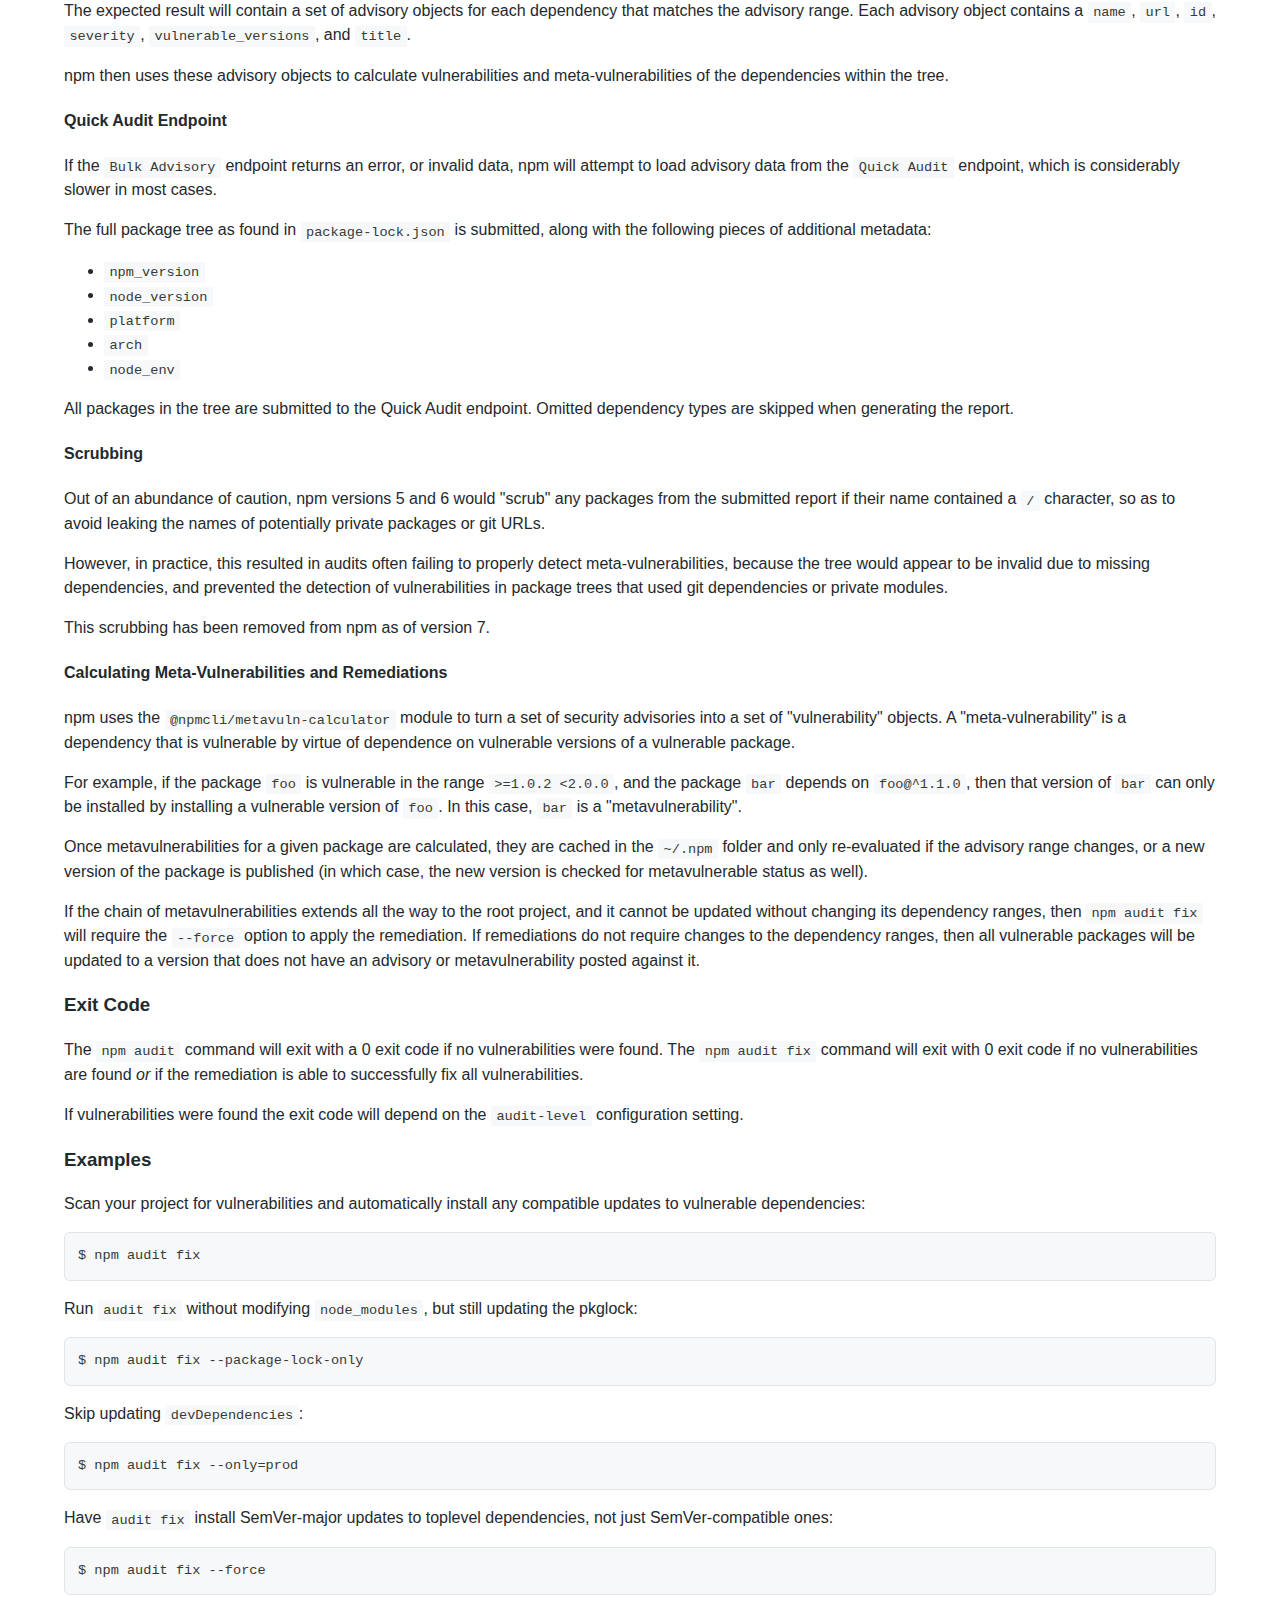
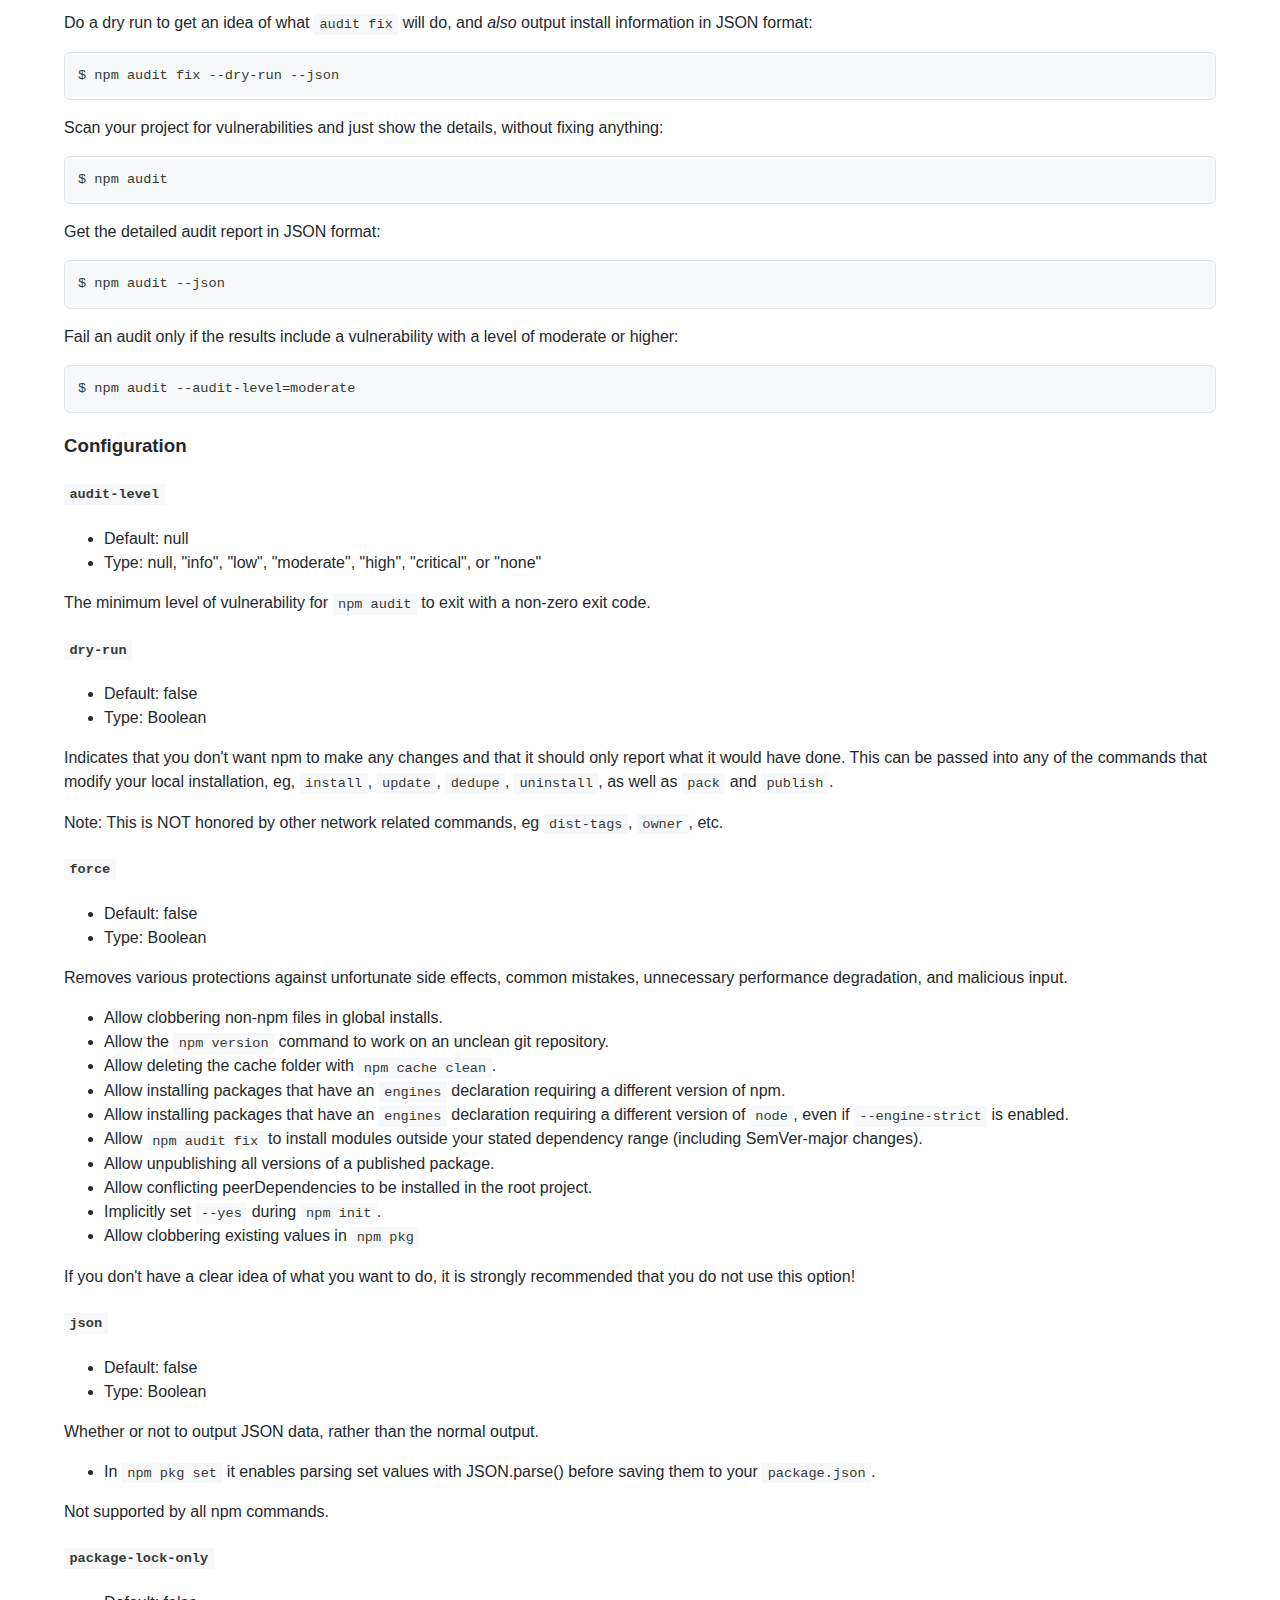
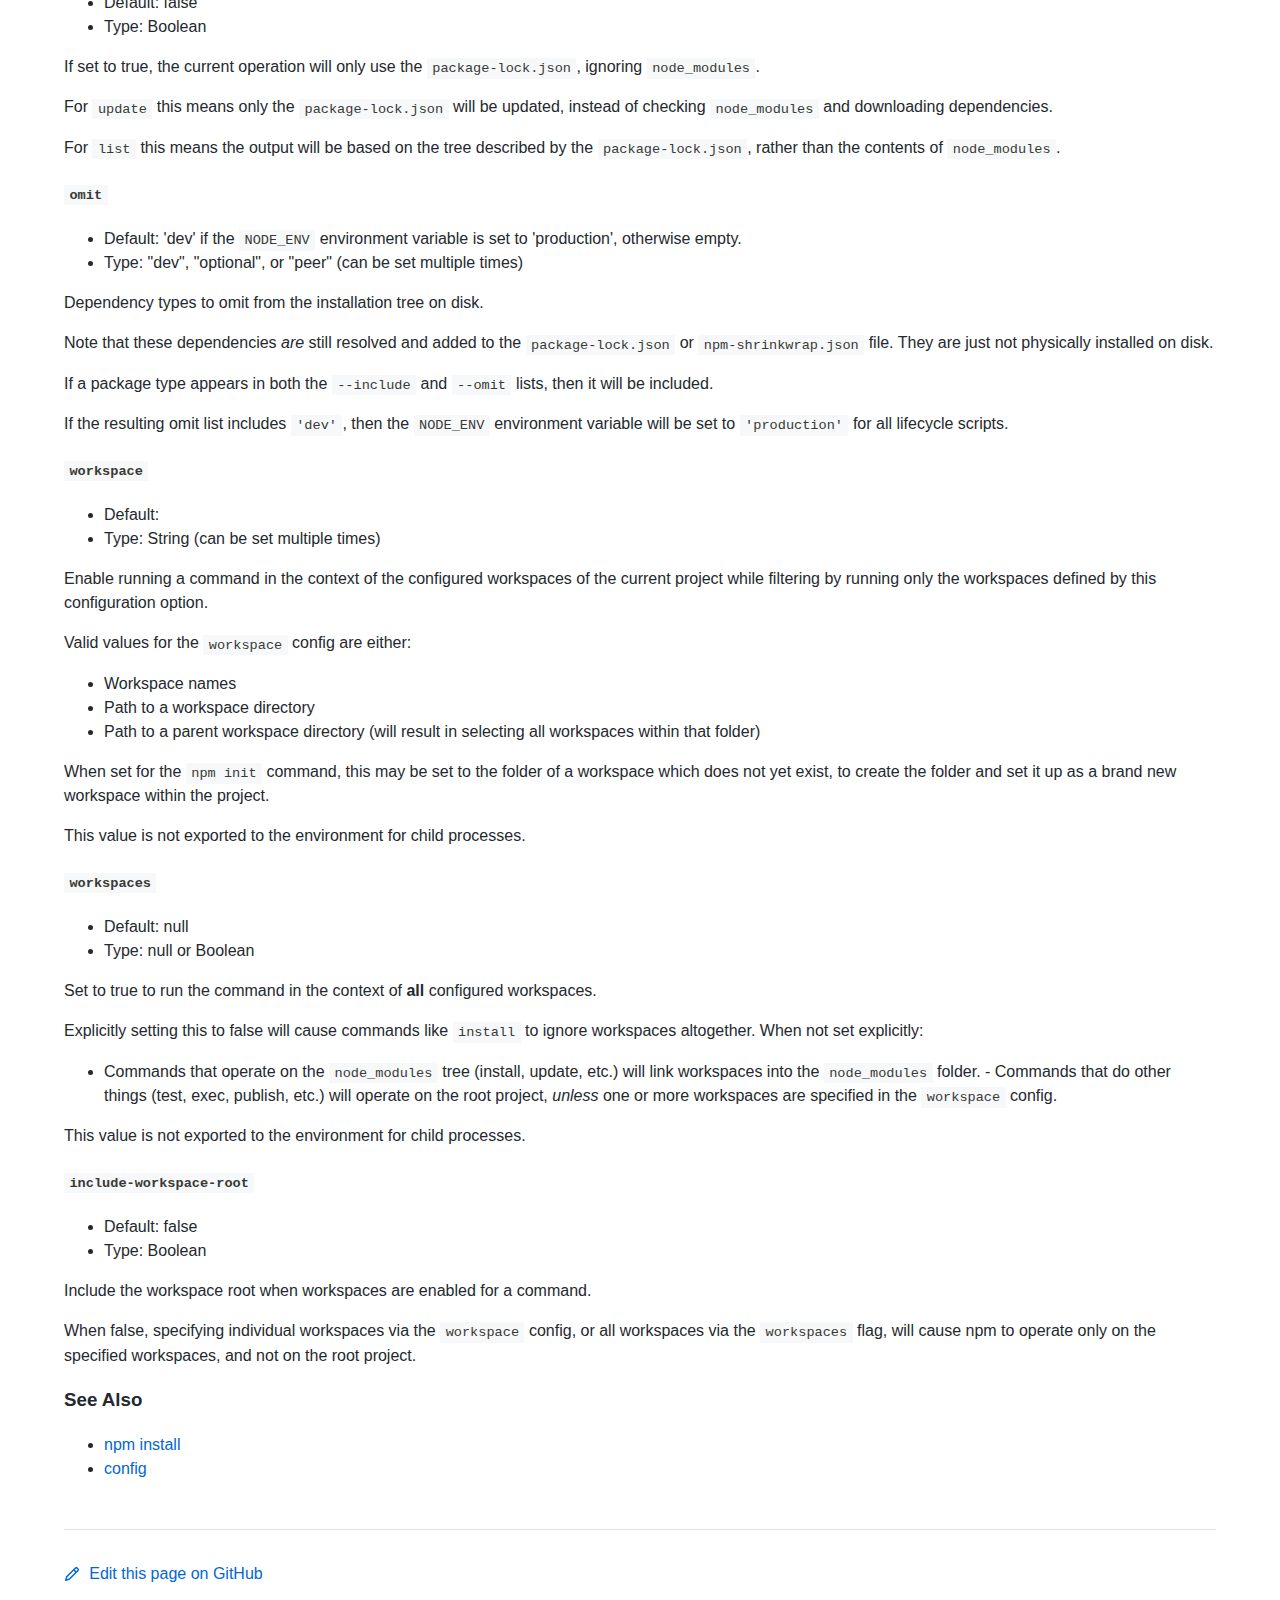
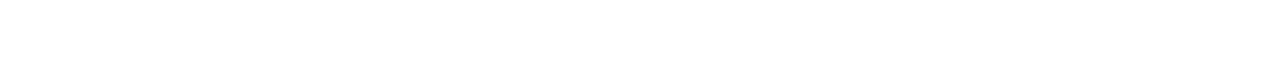
<file: 5_Server/.metadata/.plugins/org.eclipse.wildwebdeveloper.embedder.node/node-v16.14.2-win-x64/node_modules/npm/docs/output/commands/npm-audit.html>
<!DOCTYPE html><html><head>
<meta charset="utf-8">
<title>npm-audit</title>
<style>
body {
    background-color: #ffffff;
    color: #24292e;

    margin: 0;

    line-height: 1.5;

    font-family: -apple-system, BlinkMacSystemFont, "Segoe UI", Helvetica, Arial, sans-serif, "Apple Color Emoji", "Segoe UI Emoji";
}
#rainbar {
    height: 10px;
    background-image: linear-gradient(139deg, #fb8817, #ff4b01, #c12127, #e02aff);
}

a {
    text-decoration: none;
    color: #0366d6;
}
a:hover {
    text-decoration: underline;
}

pre {
    margin: 1em 0px;
    padding: 1em;
    border: solid 1px #e1e4e8;
    border-radius: 6px;

    display: block;
    overflow: auto;

    white-space: pre;

    background-color: #f6f8fa;
    color: #393a34;
}
code {
    font-family: SFMono-Regular, Consolas, "Liberation Mono", Menlo, Courier, monospace;
    font-size: 85%;
    padding: 0.2em 0.4em;
    background-color: #f6f8fa;
    color: #393a34;
}
pre > code {
    padding: 0;
    background-color: inherit;
    color: inherit;
}
h1, h2, h3 {
    font-weight: 600;
}

#logobar {
    background-color: #333333;
    margin: 0 auto;
    padding: 1em 4em;
}
#logobar .logo {
    float: left;
}
#logobar .title {
    font-weight: 600;
    color: #dddddd;
    float: left;
    margin: 5px 0 0 1em;
}
#logobar:after {
    content: "";
    display: block;
    clear: both;
}

#content {
    margin: 0 auto;
    padding: 0 4em;
}

#table_of_contents > h2 {
    font-size: 1.17em;
}
#table_of_contents ul:first-child {
    border: solid 1px #e1e4e8;
    border-radius: 6px;
    padding: 1em;
    background-color: #f6f8fa;
    color: #393a34;
}
#table_of_contents ul {
    list-style-type: none;
    padding-left: 1.5em;
}
#table_of_contents li {
    font-size: 0.9em;
}
#table_of_contents li a {
    color: #000000;
}

header.title {
    border-bottom: solid 1px #e1e4e8;
}
header.title > h1 {
    margin-bottom: 0.25em;
}
header.title > .description {
    display: block;
    margin-bottom: 0.5em;
    line-height: 1;
}

footer#edit {
    border-top: solid 1px #e1e4e8;
    margin: 3em 0 4em 0;
    padding-top: 2em;
}
</style>
</head>
<body>
<div id="banner">
<div id="rainbar"></div>
<div id="logobar">
<svg class="logo" role="img" height="32" width="32" viewBox="0 0 700 700">
<polygon fill="#cb0000" points="0,700 700,700 700,0 0,0"></polygon>
<polygon fill="#ffffff" points="150,550 350,550 350,250 450,250 450,550 550,550 550,150 150,150"></polygon>
</svg>
<div class="title">
npm command-line interface
</div>
</div>
</div>

<section id="content">
<header class="title">
<h1 id="npm-audit">npm-audit</h1>
<span class="description">Run a security audit</span>
</header>

<section id="table_of_contents">
<h2 id="table-of-contents">Table of contents</h2>
<div id="_table_of_contents"><ul><li><a href="#synopsis">Synopsis</a></li><li><a href="#description">Description</a></li><li><a href="#audit-endpoints">Audit Endpoints</a></li><ul><li><a href="#bulk-advisory-endpoint">Bulk Advisory Endpoint</a></li><li><a href="#quick-audit-endpoint">Quick Audit Endpoint</a></li><li><a href="#scrubbing">Scrubbing</a></li><li><a href="#calculating-meta-vulnerabilities-and-remediations">Calculating Meta-Vulnerabilities and Remediations</a></li></ul><li><a href="#exit-code">Exit Code</a></li><li><a href="#examples">Examples</a></li><li><a href="#configuration">Configuration</a></li><ul><li><a href="#audit-level"><code>audit-level</code></a></li><li><a href="#dry-run"><code>dry-run</code></a></li><li><a href="#force"><code>force</code></a></li><li><a href="#json"><code>json</code></a></li><li><a href="#package-lock-only"><code>package-lock-only</code></a></li><li><a href="#omit"><code>omit</code></a></li><li><a href="#workspace"><code>workspace</code></a></li><li><a href="#workspaces"><code>workspaces</code></a></li><li><a href="#include-workspace-root"><code>include-workspace-root</code></a></li></ul><li><a href="#see-also">See Also</a></li></ul></div>
</section>

<div id="_content"><h3 id="synopsis">Synopsis</h3>
<pre lang="bash"><code>npm audit [--json] [--production] [--audit-level=(low|moderate|high|critical)]
npm audit fix [--force|--package-lock-only|--dry-run|--production|--only=(dev|prod)]

common options: [--production] [--only=(dev|prod)]
</code></pre>
<h3 id="description">Description</h3>
<p>The audit command submits a description of the dependencies configured in
your project to your default registry and asks for a report of known
vulnerabilities.  If any vulnerabilities are found, then the impact and
appropriate remediation will be calculated.  If the <code>fix</code> argument is
provided, then remediations will be applied to the package tree.</p>
<p>The command will exit with a 0 exit code if no vulnerabilities were found.</p>
<p>Note that some vulnerabilities cannot be fixed automatically and will
require manual intervention or review.  Also note that since <code>npm audit fix</code> runs a full-fledged <code>npm install</code> under the hood, all configs that
apply to the installer will also apply to <code>npm install</code> -- so things like
<code>npm audit fix --package-lock-only</code> will work as expected.</p>
<p>By default, the audit command will exit with a non-zero code if any
vulnerability is found. It may be useful in CI environments to include the
<code>--audit-level</code> parameter to specify the minimum vulnerability level that
will cause the command to fail. This option does not filter the report
output, it simply changes the command's failure threshold.</p>
<h3 id="audit-endpoints">Audit Endpoints</h3>
<p>There are two audit endpoints that npm may use to fetch vulnerability
information: the <code>Bulk Advisory</code> endpoint and the <code>Quick Audit</code> endpoint.</p>
<h4 id="bulk-advisory-endpoint">Bulk Advisory Endpoint</h4>
<p>As of version 7, npm uses the much faster <code>Bulk Advisory</code> endpoint to
optimize the speed of calculating audit results.</p>
<p>npm will generate a JSON payload with the name and list of versions of each
package in the tree, and POST it to the default configured registry at
the path <code>/-/npm/v1/security/advisories/bulk</code>.</p>
<p>Any packages in the tree that do not have a <code>version</code> field in their
package.json file will be ignored.  If any <code>--omit</code> options are specified
(either via the <code>--omit</code> config, or one of the shorthands such as
<code>--production</code>, <code>--only=dev</code>, and so on), then packages will be omitted
from the submitted payload as appropriate.</p>
<p>If the registry responds with an error, or with an invalid response, then
npm will attempt to load advisory data from the <code>Quick Audit</code> endpoint.</p>
<p>The expected result will contain a set of advisory objects for each
dependency that matches the advisory range.  Each advisory object contains
a <code>name</code>, <code>url</code>, <code>id</code>, <code>severity</code>, <code>vulnerable_versions</code>, and <code>title</code>.</p>
<p>npm then uses these advisory objects to calculate vulnerabilities and
meta-vulnerabilities of the dependencies within the tree.</p>
<h4 id="quick-audit-endpoint">Quick Audit Endpoint</h4>
<p>If the <code>Bulk Advisory</code> endpoint returns an error, or invalid data, npm will
attempt to load advisory data from the <code>Quick Audit</code> endpoint, which is
considerably slower in most cases.</p>
<p>The full package tree as found in <code>package-lock.json</code> is submitted, along
with the following pieces of additional metadata:</p>
<ul>
<li><code>npm_version</code></li>
<li><code>node_version</code></li>
<li><code>platform</code></li>
<li><code>arch</code></li>
<li><code>node_env</code></li>
</ul>
<p>All packages in the tree are submitted to the Quick Audit endpoint.
Omitted dependency types are skipped when generating the report.</p>
<h4 id="scrubbing">Scrubbing</h4>
<p>Out of an abundance of caution, npm versions 5 and 6 would "scrub" any
packages from the submitted report if their name contained a <code>/</code> character,
so as to avoid leaking the names of potentially private packages or git
URLs.</p>
<p>However, in practice, this resulted in audits often failing to properly
detect meta-vulnerabilities, because the tree would appear to be invalid
due to missing dependencies, and prevented the detection of vulnerabilities
in package trees that used git dependencies or private modules.</p>
<p>This scrubbing has been removed from npm as of version 7.</p>
<h4 id="calculating-meta-vulnerabilities-and-remediations">Calculating Meta-Vulnerabilities and Remediations</h4>
<p>npm uses the
<a href="http://npm.im/@npmcli/metavuln-calculator"><code>@npmcli/metavuln-calculator</code></a>
module to turn a set of security advisories into a set of "vulnerability"
objects.  A "meta-vulnerability" is a dependency that is vulnerable by
virtue of dependence on vulnerable versions of a vulnerable package.</p>
<p>For example, if the package <code>foo</code> is vulnerable in the range <code>&gt;=1.0.2 &lt;2.0.0</code>, and the package <code>bar</code> depends on <code>foo@^1.1.0</code>, then that version
of <code>bar</code> can only be installed by installing a vulnerable version of <code>foo</code>.
In this case, <code>bar</code> is a "metavulnerability".</p>
<p>Once metavulnerabilities for a given package are calculated, they are
cached in the <code>~/.npm</code> folder and only re-evaluated if the advisory range
changes, or a new version of the package is published (in which case, the
new version is checked for metavulnerable status as well).</p>
<p>If the chain of metavulnerabilities extends all the way to the root
project, and it cannot be updated without changing its dependency ranges,
then <code>npm audit fix</code> will require the <code>--force</code> option to apply the
remediation.  If remediations do not require changes to the dependency
ranges, then all vulnerable packages will be updated to a version that does
not have an advisory or metavulnerability posted against it.</p>
<h3 id="exit-code">Exit Code</h3>
<p>The <code>npm audit</code> command will exit with a 0 exit code if no vulnerabilities
were found.  The <code>npm audit fix</code> command will exit with 0 exit code if no
vulnerabilities are found <em>or</em> if the remediation is able to successfully
fix all vulnerabilities.</p>
<p>If vulnerabilities were found the exit code will depend on the
<code>audit-level</code> configuration setting.</p>
<h3 id="examples">Examples</h3>
<p>Scan your project for vulnerabilities and automatically install any compatible
updates to vulnerable dependencies:</p>
<pre lang="bash"><code>$ npm audit fix
</code></pre>
<p>Run <code>audit fix</code> without modifying <code>node_modules</code>, but still updating the
pkglock:</p>
<pre lang="bash"><code>$ npm audit fix --package-lock-only
</code></pre>
<p>Skip updating <code>devDependencies</code>:</p>
<pre lang="bash"><code>$ npm audit fix --only=prod
</code></pre>
<p>Have <code>audit fix</code> install SemVer-major updates to toplevel dependencies, not
just SemVer-compatible ones:</p>
<pre lang="bash"><code>$ npm audit fix --force
</code></pre>
<p>Do a dry run to get an idea of what <code>audit fix</code> will do, and <em>also</em> output
install information in JSON format:</p>
<pre lang="bash"><code>$ npm audit fix --dry-run --json
</code></pre>
<p>Scan your project for vulnerabilities and just show the details, without
fixing anything:</p>
<pre lang="bash"><code>$ npm audit
</code></pre>
<p>Get the detailed audit report in JSON format:</p>
<pre lang="bash"><code>$ npm audit --json
</code></pre>
<p>Fail an audit only if the results include a vulnerability with a level of moderate or higher:</p>
<pre lang="bash"><code>$ npm audit --audit-level=moderate
</code></pre>
<h3 id="configuration">Configuration</h3>
<!-- raw HTML omitted -->
<!-- raw HTML omitted -->
<!-- raw HTML omitted -->
<h4 id="audit-level"><code>audit-level</code></h4>
<ul>
<li>Default: null</li>
<li>Type: null, "info", "low", "moderate", "high", "critical", or "none"</li>
</ul>
<p>The minimum level of vulnerability for <code>npm audit</code> to exit with a non-zero
exit code.</p>
<!-- raw HTML omitted -->
<!-- raw HTML omitted -->
<h4 id="dry-run"><code>dry-run</code></h4>
<ul>
<li>Default: false</li>
<li>Type: Boolean</li>
</ul>
<p>Indicates that you don't want npm to make any changes and that it should
only report what it would have done. This can be passed into any of the
commands that modify your local installation, eg, <code>install</code>, <code>update</code>,
<code>dedupe</code>, <code>uninstall</code>, as well as <code>pack</code> and <code>publish</code>.</p>
<p>Note: This is NOT honored by other network related commands, eg <code>dist-tags</code>,
<code>owner</code>, etc.</p>
<!-- raw HTML omitted -->
<!-- raw HTML omitted -->
<h4 id="force"><code>force</code></h4>
<ul>
<li>Default: false</li>
<li>Type: Boolean</li>
</ul>
<p>Removes various protections against unfortunate side effects, common
mistakes, unnecessary performance degradation, and malicious input.</p>
<ul>
<li>Allow clobbering non-npm files in global installs.</li>
<li>Allow the <code>npm version</code> command to work on an unclean git repository.</li>
<li>Allow deleting the cache folder with <code>npm cache clean</code>.</li>
<li>Allow installing packages that have an <code>engines</code> declaration requiring a
different version of npm.</li>
<li>Allow installing packages that have an <code>engines</code> declaration requiring a
different version of <code>node</code>, even if <code>--engine-strict</code> is enabled.</li>
<li>Allow <code>npm audit fix</code> to install modules outside your stated dependency
range (including SemVer-major changes).</li>
<li>Allow unpublishing all versions of a published package.</li>
<li>Allow conflicting peerDependencies to be installed in the root project.</li>
<li>Implicitly set <code>--yes</code> during <code>npm init</code>.</li>
<li>Allow clobbering existing values in <code>npm pkg</code></li>
</ul>
<p>If you don't have a clear idea of what you want to do, it is strongly
recommended that you do not use this option!</p>
<!-- raw HTML omitted -->
<!-- raw HTML omitted -->
<h4 id="json"><code>json</code></h4>
<ul>
<li>Default: false</li>
<li>Type: Boolean</li>
</ul>
<p>Whether or not to output JSON data, rather than the normal output.</p>
<ul>
<li>In <code>npm pkg set</code> it enables parsing set values with JSON.parse() before
saving them to your <code>package.json</code>.</li>
</ul>
<p>Not supported by all npm commands.</p>
<!-- raw HTML omitted -->
<!-- raw HTML omitted -->
<h4 id="package-lock-only"><code>package-lock-only</code></h4>
<ul>
<li>Default: false</li>
<li>Type: Boolean</li>
</ul>
<p>If set to true, the current operation will only use the <code>package-lock.json</code>,
ignoring <code>node_modules</code>.</p>
<p>For <code>update</code> this means only the <code>package-lock.json</code> will be updated,
instead of checking <code>node_modules</code> and downloading dependencies.</p>
<p>For <code>list</code> this means the output will be based on the tree described by the
<code>package-lock.json</code>, rather than the contents of <code>node_modules</code>.</p>
<!-- raw HTML omitted -->
<!-- raw HTML omitted -->
<h4 id="omit"><code>omit</code></h4>
<ul>
<li>Default: 'dev' if the <code>NODE_ENV</code> environment variable is set to
'production', otherwise empty.</li>
<li>Type: "dev", "optional", or "peer" (can be set multiple times)</li>
</ul>
<p>Dependency types to omit from the installation tree on disk.</p>
<p>Note that these dependencies <em>are</em> still resolved and added to the
<code>package-lock.json</code> or <code>npm-shrinkwrap.json</code> file. They are just not
physically installed on disk.</p>
<p>If a package type appears in both the <code>--include</code> and <code>--omit</code> lists, then
it will be included.</p>
<p>If the resulting omit list includes <code>'dev'</code>, then the <code>NODE_ENV</code> environment
variable will be set to <code>'production'</code> for all lifecycle scripts.</p>
<!-- raw HTML omitted -->
<!-- raw HTML omitted -->
<h4 id="workspace"><code>workspace</code></h4>
<ul>
<li>Default:</li>
<li>Type: String (can be set multiple times)</li>
</ul>
<p>Enable running a command in the context of the configured workspaces of the
current project while filtering by running only the workspaces defined by
this configuration option.</p>
<p>Valid values for the <code>workspace</code> config are either:</p>
<ul>
<li>Workspace names</li>
<li>Path to a workspace directory</li>
<li>Path to a parent workspace directory (will result in selecting all
workspaces within that folder)</li>
</ul>
<p>When set for the <code>npm init</code> command, this may be set to the folder of a
workspace which does not yet exist, to create the folder and set it up as a
brand new workspace within the project.</p>
<p>This value is not exported to the environment for child processes.</p>
<!-- raw HTML omitted -->
<!-- raw HTML omitted -->
<h4 id="workspaces"><code>workspaces</code></h4>
<ul>
<li>Default: null</li>
<li>Type: null or Boolean</li>
</ul>
<p>Set to true to run the command in the context of <strong>all</strong> configured
workspaces.</p>
<p>Explicitly setting this to false will cause commands like <code>install</code> to
ignore workspaces altogether. When not set explicitly:</p>
<ul>
<li>Commands that operate on the <code>node_modules</code> tree (install, update, etc.)
will link workspaces into the <code>node_modules</code> folder. - Commands that do
other things (test, exec, publish, etc.) will operate on the root project,
<em>unless</em> one or more workspaces are specified in the <code>workspace</code> config.</li>
</ul>
<p>This value is not exported to the environment for child processes.</p>
<!-- raw HTML omitted -->
<!-- raw HTML omitted -->
<h4 id="include-workspace-root"><code>include-workspace-root</code></h4>
<ul>
<li>Default: false</li>
<li>Type: Boolean</li>
</ul>
<p>Include the workspace root when workspaces are enabled for a command.</p>
<p>When false, specifying individual workspaces via the <code>workspace</code> config, or
all workspaces via the <code>workspaces</code> flag, will cause npm to operate only on
the specified workspaces, and not on the root project.</p>
<!-- raw HTML omitted -->
<!-- raw HTML omitted -->
<!-- raw HTML omitted -->
<h3 id="see-also">See Also</h3>
<ul>
<li><a href="../commands/npm-install.html">npm install</a></li>
<li><a href="../using-npm/config.html">config</a></li>
</ul>
</div>

<footer id="edit">
<a href="https://github.com/npm/cli/edit/latest/docs/content/commands/npm-audit.md">
<svg role="img" viewBox="0 0 16 16" width="16" height="16" fill="currentcolor" style="vertical-align: text-bottom; margin-right: 0.3em;">
<path fill-rule="evenodd" d="M11.013 1.427a1.75 1.75 0 012.474 0l1.086 1.086a1.75 1.75 0 010 2.474l-8.61 8.61c-.21.21-.47.364-.756.445l-3.251.93a.75.75 0 01-.927-.928l.929-3.25a1.75 1.75 0 01.445-.758l8.61-8.61zm1.414 1.06a.25.25 0 00-.354 0L10.811 3.75l1.439 1.44 1.263-1.263a.25.25 0 000-.354l-1.086-1.086zM11.189 6.25L9.75 4.81l-6.286 6.287a.25.25 0 00-.064.108l-.558 1.953 1.953-.558a.249.249 0 00.108-.064l6.286-6.286z"></path>
</svg>
Edit this page on GitHub
</a>
</footer>
</section>



</body></html>
</file>
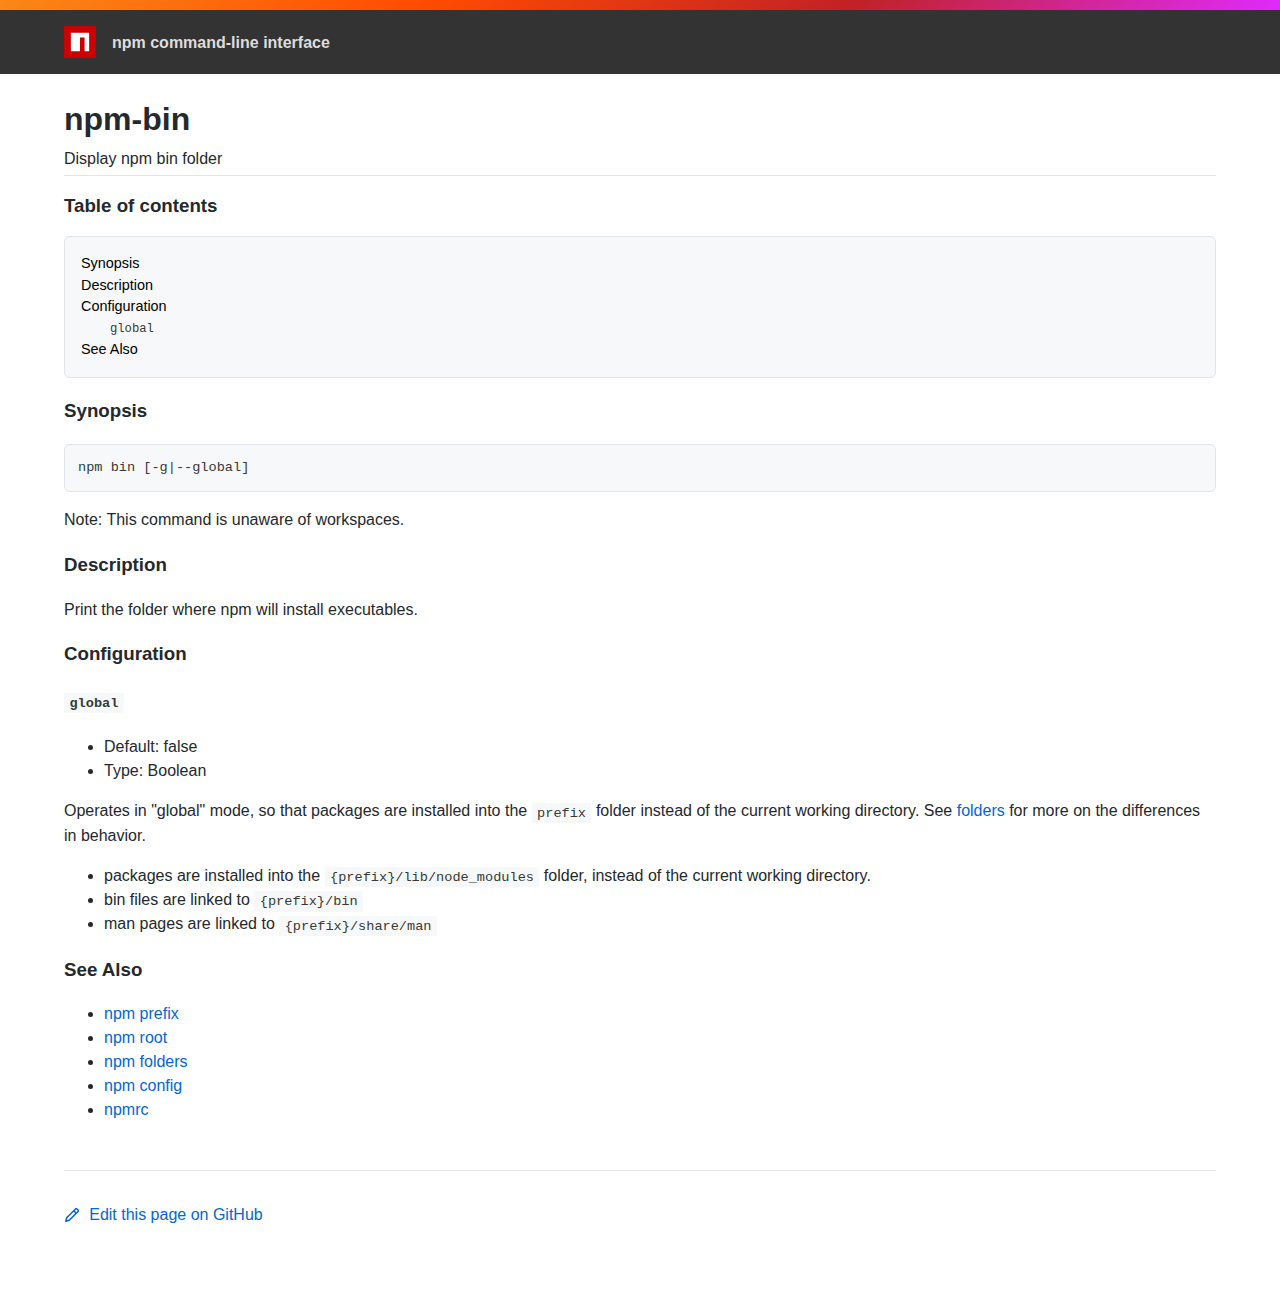
<file: 5_Server/.metadata/.plugins/org.eclipse.wildwebdeveloper.embedder.node/node-v16.14.2-win-x64/node_modules/npm/docs/output/commands/npm-bin.html>
<!DOCTYPE html><html><head>
<meta charset="utf-8">
<title>npm-bin</title>
<style>
body {
    background-color: #ffffff;
    color: #24292e;

    margin: 0;

    line-height: 1.5;

    font-family: -apple-system, BlinkMacSystemFont, "Segoe UI", Helvetica, Arial, sans-serif, "Apple Color Emoji", "Segoe UI Emoji";
}
#rainbar {
    height: 10px;
    background-image: linear-gradient(139deg, #fb8817, #ff4b01, #c12127, #e02aff);
}

a {
    text-decoration: none;
    color: #0366d6;
}
a:hover {
    text-decoration: underline;
}

pre {
    margin: 1em 0px;
    padding: 1em;
    border: solid 1px #e1e4e8;
    border-radius: 6px;

    display: block;
    overflow: auto;

    white-space: pre;

    background-color: #f6f8fa;
    color: #393a34;
}
code {
    font-family: SFMono-Regular, Consolas, "Liberation Mono", Menlo, Courier, monospace;
    font-size: 85%;
    padding: 0.2em 0.4em;
    background-color: #f6f8fa;
    color: #393a34;
}
pre > code {
    padding: 0;
    background-color: inherit;
    color: inherit;
}
h1, h2, h3 {
    font-weight: 600;
}

#logobar {
    background-color: #333333;
    margin: 0 auto;
    padding: 1em 4em;
}
#logobar .logo {
    float: left;
}
#logobar .title {
    font-weight: 600;
    color: #dddddd;
    float: left;
    margin: 5px 0 0 1em;
}
#logobar:after {
    content: "";
    display: block;
    clear: both;
}

#content {
    margin: 0 auto;
    padding: 0 4em;
}

#table_of_contents > h2 {
    font-size: 1.17em;
}
#table_of_contents ul:first-child {
    border: solid 1px #e1e4e8;
    border-radius: 6px;
    padding: 1em;
    background-color: #f6f8fa;
    color: #393a34;
}
#table_of_contents ul {
    list-style-type: none;
    padding-left: 1.5em;
}
#table_of_contents li {
    font-size: 0.9em;
}
#table_of_contents li a {
    color: #000000;
}

header.title {
    border-bottom: solid 1px #e1e4e8;
}
header.title > h1 {
    margin-bottom: 0.25em;
}
header.title > .description {
    display: block;
    margin-bottom: 0.5em;
    line-height: 1;
}

footer#edit {
    border-top: solid 1px #e1e4e8;
    margin: 3em 0 4em 0;
    padding-top: 2em;
}
</style>
</head>
<body>
<div id="banner">
<div id="rainbar"></div>
<div id="logobar">
<svg class="logo" role="img" height="32" width="32" viewBox="0 0 700 700">
<polygon fill="#cb0000" points="0,700 700,700 700,0 0,0"></polygon>
<polygon fill="#ffffff" points="150,550 350,550 350,250 450,250 450,550 550,550 550,150 150,150"></polygon>
</svg>
<div class="title">
npm command-line interface
</div>
</div>
</div>

<section id="content">
<header class="title">
<h1 id="npm-bin">npm-bin</h1>
<span class="description">Display npm bin folder</span>
</header>

<section id="table_of_contents">
<h2 id="table-of-contents">Table of contents</h2>
<div id="_table_of_contents"><ul><li><a href="#synopsis">Synopsis</a></li><li><a href="#description">Description</a></li><li><a href="#configuration">Configuration</a></li><ul><li><a href="#global"><code>global</code></a></li></ul><li><a href="#see-also">See Also</a></li></ul></div>
</section>

<div id="_content"><h3 id="synopsis">Synopsis</h3>
<pre lang="bash"><code>npm bin [-g|--global]
</code></pre>
<p>Note: This command is unaware of workspaces.</p>
<h3 id="description">Description</h3>
<p>Print the folder where npm will install executables.</p>
<h3 id="configuration">Configuration</h3>
<!-- raw HTML omitted -->
<!-- raw HTML omitted -->
<!-- raw HTML omitted -->
<h4 id="global"><code>global</code></h4>
<ul>
<li>Default: false</li>
<li>Type: Boolean</li>
</ul>
<p>Operates in "global" mode, so that packages are installed into the <code>prefix</code>
folder instead of the current working directory. See
<a href="../configuring-npm/folders.html">folders</a> for more on the differences in behavior.</p>
<ul>
<li>packages are installed into the <code>{prefix}/lib/node_modules</code> folder, instead
of the current working directory.</li>
<li>bin files are linked to <code>{prefix}/bin</code></li>
<li>man pages are linked to <code>{prefix}/share/man</code></li>
</ul>
<!-- raw HTML omitted -->
<!-- raw HTML omitted -->
<!-- raw HTML omitted -->
<h3 id="see-also">See Also</h3>
<ul>
<li><a href="../commands/npm-prefix.html">npm prefix</a></li>
<li><a href="../commands/npm-root.html">npm root</a></li>
<li><a href="../configuring-npm/folders.html">npm folders</a></li>
<li><a href="../commands/npm-config.html">npm config</a></li>
<li><a href="../configuring-npm/npmrc.html">npmrc</a></li>
</ul>
</div>

<footer id="edit">
<a href="https://github.com/npm/cli/edit/latest/docs/content/commands/npm-bin.md">
<svg role="img" viewBox="0 0 16 16" width="16" height="16" fill="currentcolor" style="vertical-align: text-bottom; margin-right: 0.3em;">
<path fill-rule="evenodd" d="M11.013 1.427a1.75 1.75 0 012.474 0l1.086 1.086a1.75 1.75 0 010 2.474l-8.61 8.61c-.21.21-.47.364-.756.445l-3.251.93a.75.75 0 01-.927-.928l.929-3.25a1.75 1.75 0 01.445-.758l8.61-8.61zm1.414 1.06a.25.25 0 00-.354 0L10.811 3.75l1.439 1.44 1.263-1.263a.25.25 0 000-.354l-1.086-1.086zM11.189 6.25L9.75 4.81l-6.286 6.287a.25.25 0 00-.064.108l-.558 1.953 1.953-.558a.249.249 0 00.108-.064l6.286-6.286z"></path>
</svg>
Edit this page on GitHub
</a>
</footer>
</section>



</body></html>
</file>
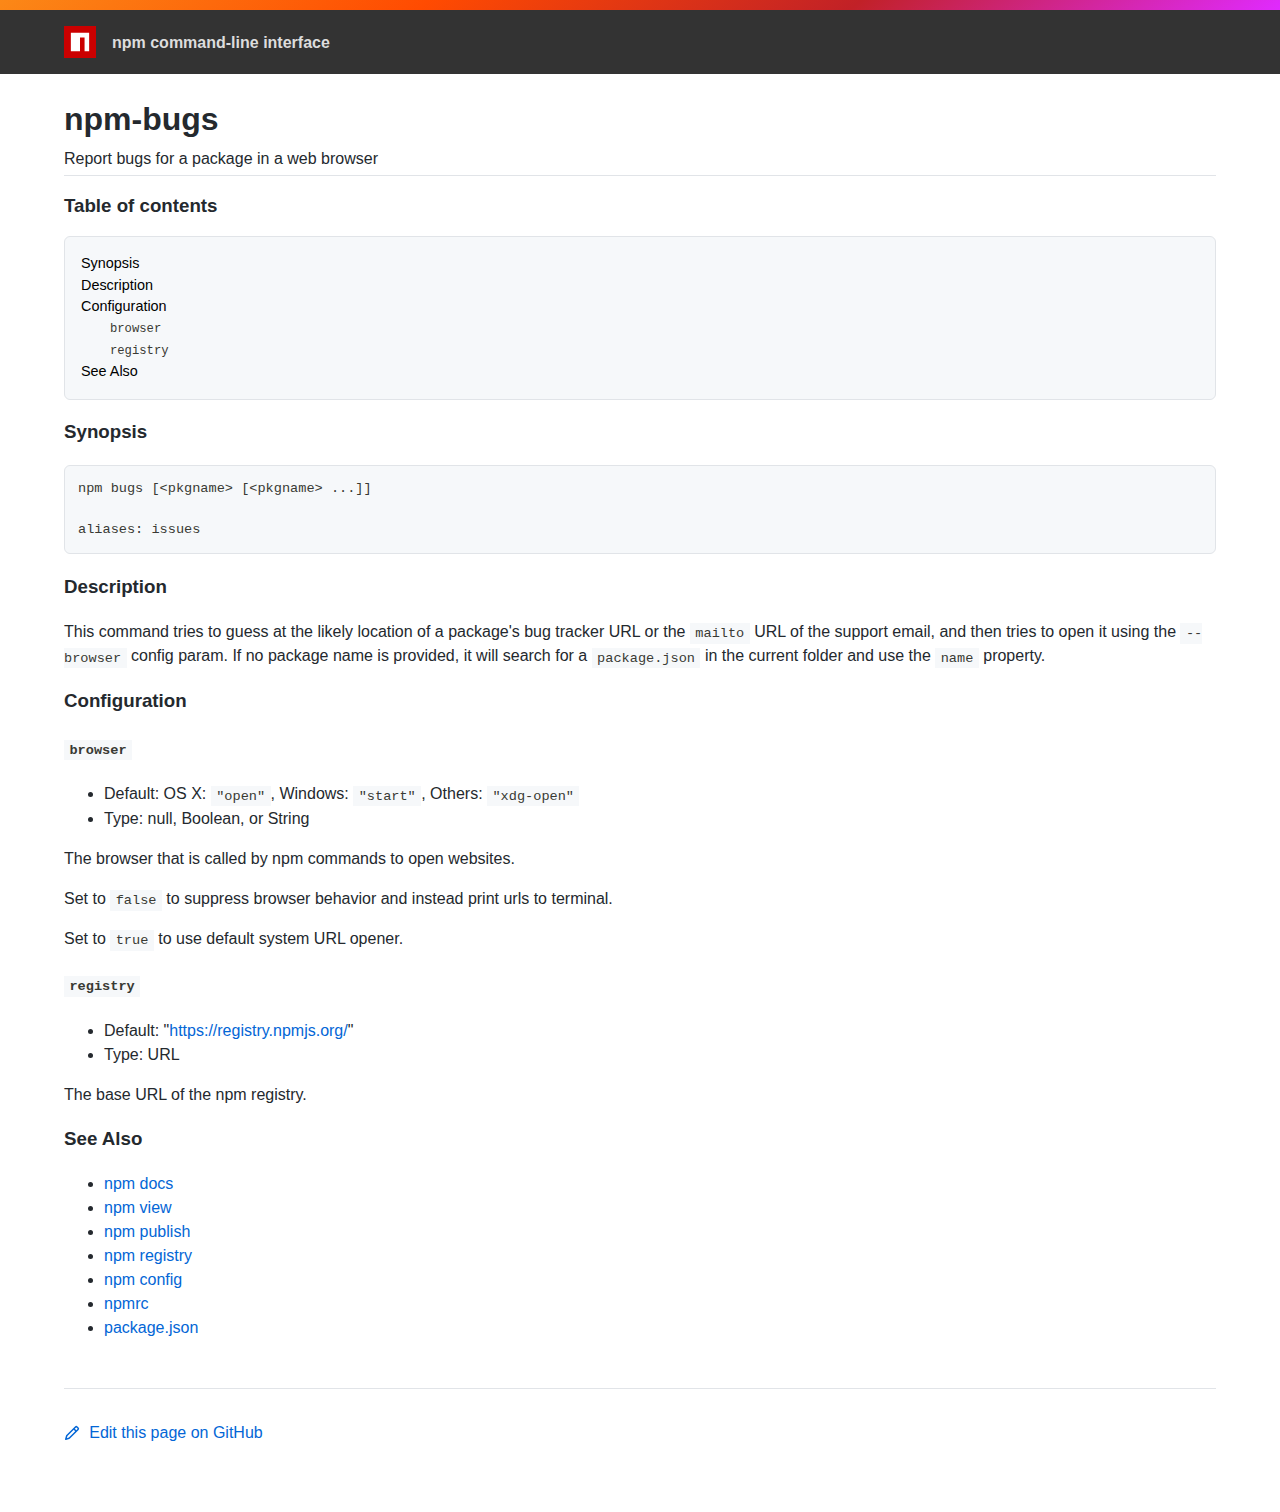
<file: 5_Server/.metadata/.plugins/org.eclipse.wildwebdeveloper.embedder.node/node-v16.14.2-win-x64/node_modules/npm/docs/output/commands/npm-bugs.html>
<!DOCTYPE html><html><head>
<meta charset="utf-8">
<title>npm-bugs</title>
<style>
body {
    background-color: #ffffff;
    color: #24292e;

    margin: 0;

    line-height: 1.5;

    font-family: -apple-system, BlinkMacSystemFont, "Segoe UI", Helvetica, Arial, sans-serif, "Apple Color Emoji", "Segoe UI Emoji";
}
#rainbar {
    height: 10px;
    background-image: linear-gradient(139deg, #fb8817, #ff4b01, #c12127, #e02aff);
}

a {
    text-decoration: none;
    color: #0366d6;
}
a:hover {
    text-decoration: underline;
}

pre {
    margin: 1em 0px;
    padding: 1em;
    border: solid 1px #e1e4e8;
    border-radius: 6px;

    display: block;
    overflow: auto;

    white-space: pre;

    background-color: #f6f8fa;
    color: #393a34;
}
code {
    font-family: SFMono-Regular, Consolas, "Liberation Mono", Menlo, Courier, monospace;
    font-size: 85%;
    padding: 0.2em 0.4em;
    background-color: #f6f8fa;
    color: #393a34;
}
pre > code {
    padding: 0;
    background-color: inherit;
    color: inherit;
}
h1, h2, h3 {
    font-weight: 600;
}

#logobar {
    background-color: #333333;
    margin: 0 auto;
    padding: 1em 4em;
}
#logobar .logo {
    float: left;
}
#logobar .title {
    font-weight: 600;
    color: #dddddd;
    float: left;
    margin: 5px 0 0 1em;
}
#logobar:after {
    content: "";
    display: block;
    clear: both;
}

#content {
    margin: 0 auto;
    padding: 0 4em;
}

#table_of_contents > h2 {
    font-size: 1.17em;
}
#table_of_contents ul:first-child {
    border: solid 1px #e1e4e8;
    border-radius: 6px;
    padding: 1em;
    background-color: #f6f8fa;
    color: #393a34;
}
#table_of_contents ul {
    list-style-type: none;
    padding-left: 1.5em;
}
#table_of_contents li {
    font-size: 0.9em;
}
#table_of_contents li a {
    color: #000000;
}

header.title {
    border-bottom: solid 1px #e1e4e8;
}
header.title > h1 {
    margin-bottom: 0.25em;
}
header.title > .description {
    display: block;
    margin-bottom: 0.5em;
    line-height: 1;
}

footer#edit {
    border-top: solid 1px #e1e4e8;
    margin: 3em 0 4em 0;
    padding-top: 2em;
}
</style>
</head>
<body>
<div id="banner">
<div id="rainbar"></div>
<div id="logobar">
<svg class="logo" role="img" height="32" width="32" viewBox="0 0 700 700">
<polygon fill="#cb0000" points="0,700 700,700 700,0 0,0"></polygon>
<polygon fill="#ffffff" points="150,550 350,550 350,250 450,250 450,550 550,550 550,150 150,150"></polygon>
</svg>
<div class="title">
npm command-line interface
</div>
</div>
</div>

<section id="content">
<header class="title">
<h1 id="npm-bugs">npm-bugs</h1>
<span class="description">Report bugs for a package in a web browser</span>
</header>

<section id="table_of_contents">
<h2 id="table-of-contents">Table of contents</h2>
<div id="_table_of_contents"><ul><li><a href="#synopsis">Synopsis</a></li><li><a href="#description">Description</a></li><li><a href="#configuration">Configuration</a></li><ul><li><a href="#browser"><code>browser</code></a></li><li><a href="#registry"><code>registry</code></a></li></ul><li><a href="#see-also">See Also</a></li></ul></div>
</section>

<div id="_content"><h3 id="synopsis">Synopsis</h3>
<pre lang="bash"><code>npm bugs [&lt;pkgname&gt; [&lt;pkgname&gt; ...]]

aliases: issues
</code></pre>
<h3 id="description">Description</h3>
<p>This command tries to guess at the likely location of a package's bug
tracker URL or the <code>mailto</code> URL of the support email, and then tries to
open it using the <code>--browser</code> config param. If no package name is provided, it
will search for a <code>package.json</code> in the current folder and use the <code>name</code> property.</p>
<h3 id="configuration">Configuration</h3>
<!-- raw HTML omitted -->
<!-- raw HTML omitted -->
<!-- raw HTML omitted -->
<h4 id="browser"><code>browser</code></h4>
<ul>
<li>Default: OS X: <code>"open"</code>, Windows: <code>"start"</code>, Others: <code>"xdg-open"</code></li>
<li>Type: null, Boolean, or String</li>
</ul>
<p>The browser that is called by npm commands to open websites.</p>
<p>Set to <code>false</code> to suppress browser behavior and instead print urls to
terminal.</p>
<p>Set to <code>true</code> to use default system URL opener.</p>
<!-- raw HTML omitted -->
<!-- raw HTML omitted -->
<h4 id="registry"><code>registry</code></h4>
<ul>
<li>Default: "<a href="https://registry.npmjs.org/">https://registry.npmjs.org/</a>"</li>
<li>Type: URL</li>
</ul>
<p>The base URL of the npm registry.</p>
<!-- raw HTML omitted -->
<!-- raw HTML omitted -->
<!-- raw HTML omitted -->
<h3 id="see-also">See Also</h3>
<ul>
<li><a href="../commands/npm-docs.html">npm docs</a></li>
<li><a href="../commands/npm-view.html">npm view</a></li>
<li><a href="../commands/npm-publish.html">npm publish</a></li>
<li><a href="../using-npm/registry.html">npm registry</a></li>
<li><a href="../commands/npm-config.html">npm config</a></li>
<li><a href="../configuring-npm/npmrc.html">npmrc</a></li>
<li><a href="../configuring-npm/package-json.html">package.json</a></li>
</ul>
</div>

<footer id="edit">
<a href="https://github.com/npm/cli/edit/latest/docs/content/commands/npm-bugs.md">
<svg role="img" viewBox="0 0 16 16" width="16" height="16" fill="currentcolor" style="vertical-align: text-bottom; margin-right: 0.3em;">
<path fill-rule="evenodd" d="M11.013 1.427a1.75 1.75 0 012.474 0l1.086 1.086a1.75 1.75 0 010 2.474l-8.61 8.61c-.21.21-.47.364-.756.445l-3.251.93a.75.75 0 01-.927-.928l.929-3.25a1.75 1.75 0 01.445-.758l8.61-8.61zm1.414 1.06a.25.25 0 00-.354 0L10.811 3.75l1.439 1.44 1.263-1.263a.25.25 0 000-.354l-1.086-1.086zM11.189 6.25L9.75 4.81l-6.286 6.287a.25.25 0 00-.064.108l-.558 1.953 1.953-.558a.249.249 0 00.108-.064l6.286-6.286z"></path>
</svg>
Edit this page on GitHub
</a>
</footer>
</section>



</body></html>
</file>
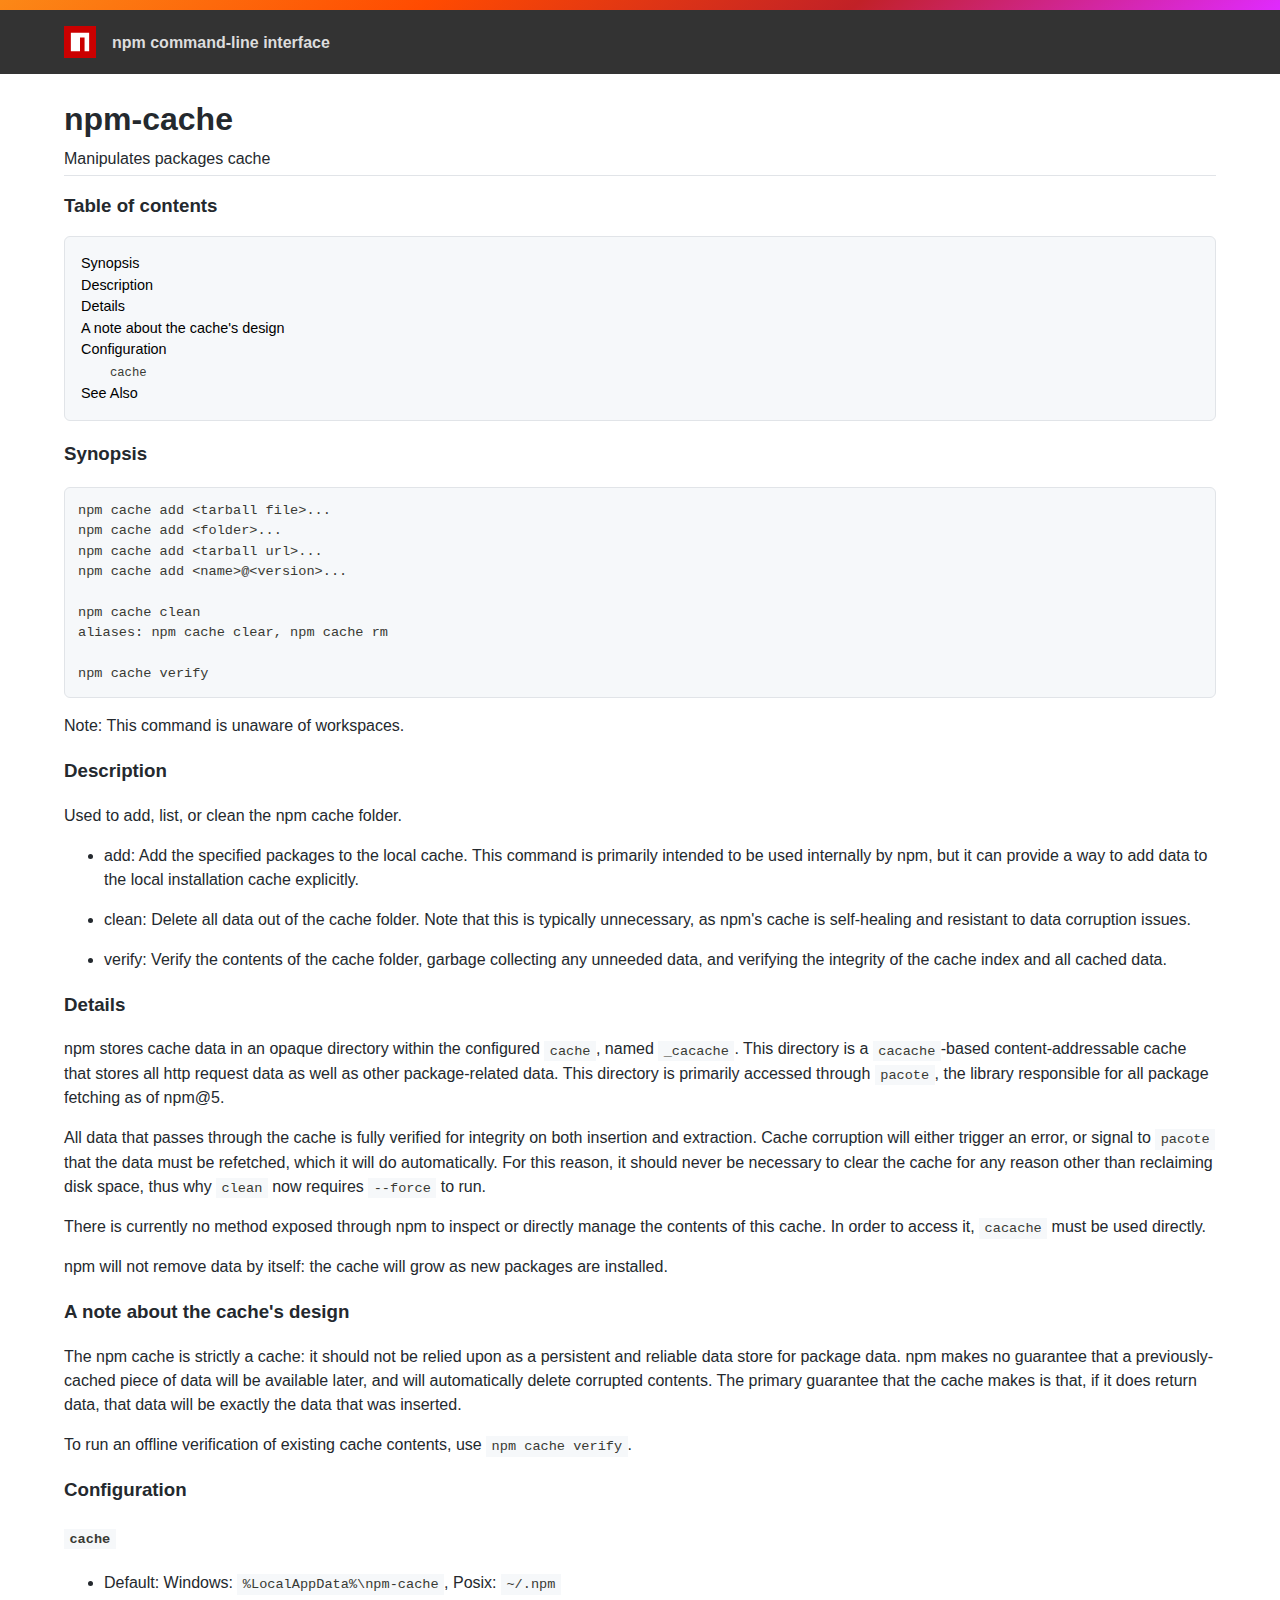
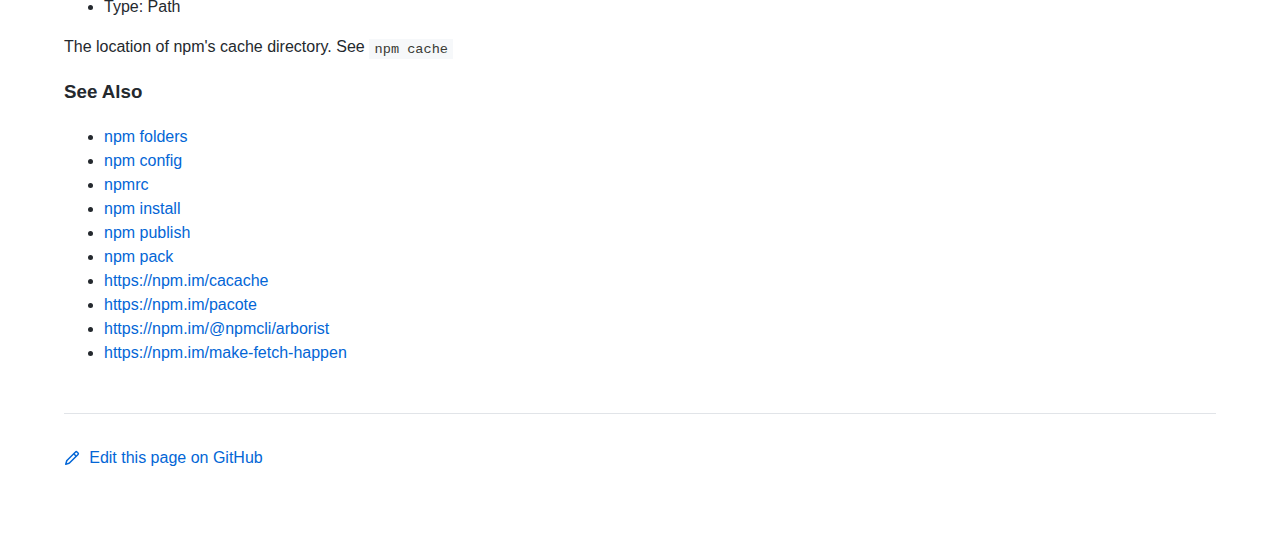
<file: 5_Server/.metadata/.plugins/org.eclipse.wildwebdeveloper.embedder.node/node-v16.14.2-win-x64/node_modules/npm/docs/output/commands/npm-cache.html>
<!DOCTYPE html><html><head>
<meta charset="utf-8">
<title>npm-cache</title>
<style>
body {
    background-color: #ffffff;
    color: #24292e;

    margin: 0;

    line-height: 1.5;

    font-family: -apple-system, BlinkMacSystemFont, "Segoe UI", Helvetica, Arial, sans-serif, "Apple Color Emoji", "Segoe UI Emoji";
}
#rainbar {
    height: 10px;
    background-image: linear-gradient(139deg, #fb8817, #ff4b01, #c12127, #e02aff);
}

a {
    text-decoration: none;
    color: #0366d6;
}
a:hover {
    text-decoration: underline;
}

pre {
    margin: 1em 0px;
    padding: 1em;
    border: solid 1px #e1e4e8;
    border-radius: 6px;

    display: block;
    overflow: auto;

    white-space: pre;

    background-color: #f6f8fa;
    color: #393a34;
}
code {
    font-family: SFMono-Regular, Consolas, "Liberation Mono", Menlo, Courier, monospace;
    font-size: 85%;
    padding: 0.2em 0.4em;
    background-color: #f6f8fa;
    color: #393a34;
}
pre > code {
    padding: 0;
    background-color: inherit;
    color: inherit;
}
h1, h2, h3 {
    font-weight: 600;
}

#logobar {
    background-color: #333333;
    margin: 0 auto;
    padding: 1em 4em;
}
#logobar .logo {
    float: left;
}
#logobar .title {
    font-weight: 600;
    color: #dddddd;
    float: left;
    margin: 5px 0 0 1em;
}
#logobar:after {
    content: "";
    display: block;
    clear: both;
}

#content {
    margin: 0 auto;
    padding: 0 4em;
}

#table_of_contents > h2 {
    font-size: 1.17em;
}
#table_of_contents ul:first-child {
    border: solid 1px #e1e4e8;
    border-radius: 6px;
    padding: 1em;
    background-color: #f6f8fa;
    color: #393a34;
}
#table_of_contents ul {
    list-style-type: none;
    padding-left: 1.5em;
}
#table_of_contents li {
    font-size: 0.9em;
}
#table_of_contents li a {
    color: #000000;
}

header.title {
    border-bottom: solid 1px #e1e4e8;
}
header.title > h1 {
    margin-bottom: 0.25em;
}
header.title > .description {
    display: block;
    margin-bottom: 0.5em;
    line-height: 1;
}

footer#edit {
    border-top: solid 1px #e1e4e8;
    margin: 3em 0 4em 0;
    padding-top: 2em;
}
</style>
</head>
<body>
<div id="banner">
<div id="rainbar"></div>
<div id="logobar">
<svg class="logo" role="img" height="32" width="32" viewBox="0 0 700 700">
<polygon fill="#cb0000" points="0,700 700,700 700,0 0,0"></polygon>
<polygon fill="#ffffff" points="150,550 350,550 350,250 450,250 450,550 550,550 550,150 150,150"></polygon>
</svg>
<div class="title">
npm command-line interface
</div>
</div>
</div>

<section id="content">
<header class="title">
<h1 id="npm-cache">npm-cache</h1>
<span class="description">Manipulates packages cache</span>
</header>

<section id="table_of_contents">
<h2 id="table-of-contents">Table of contents</h2>
<div id="_table_of_contents"><ul><li><a href="#synopsis">Synopsis</a></li><li><a href="#description">Description</a></li><li><a href="#details">Details</a></li><li><a href="#a-note-about-the-caches-design">A note about the cache's design</a></li><li><a href="#configuration">Configuration</a></li><ul><li><a href="#cache"><code>cache</code></a></li></ul><li><a href="#see-also">See Also</a></li></ul></div>
</section>

<div id="_content"><h3 id="synopsis">Synopsis</h3>
<pre lang="bash"><code>npm cache add &lt;tarball file&gt;...
npm cache add &lt;folder&gt;...
npm cache add &lt;tarball url&gt;...
npm cache add &lt;name&gt;@&lt;version&gt;...

npm cache clean
aliases: npm cache clear, npm cache rm

npm cache verify
</code></pre>
<p>Note: This command is unaware of workspaces.</p>
<h3 id="description">Description</h3>
<p>Used to add, list, or clean the npm cache folder.</p>
<ul>
<li>
<p>add:
Add the specified packages to the local cache.  This command is primarily
intended to be used internally by npm, but it can provide a way to
add data to the local installation cache explicitly.</p>
</li>
<li>
<p>clean:
Delete all data out of the cache folder.  Note that this is typically
unnecessary, as npm's cache is self-healing and resistant to data
corruption issues.</p>
</li>
<li>
<p>verify:
Verify the contents of the cache folder, garbage collecting any unneeded
data, and verifying the integrity of the cache index and all cached data.</p>
</li>
</ul>
<h3 id="details">Details</h3>
<p>npm stores cache data in an opaque directory within the configured <code>cache</code>,
named <code>_cacache</code>. This directory is a
<a href="http://npm.im/cacache"><code>cacache</code></a>-based content-addressable cache that
stores all http request data as well as other package-related data. This
directory is primarily accessed through <code>pacote</code>, the library responsible
for all package fetching as of npm@5.</p>
<p>All data that passes through the cache is fully verified for integrity on
both insertion and extraction. Cache corruption will either trigger an
error, or signal to <code>pacote</code> that the data must be refetched, which it will
do automatically. For this reason, it should never be necessary to clear
the cache for any reason other than reclaiming disk space, thus why <code>clean</code>
now requires <code>--force</code> to run.</p>
<p>There is currently no method exposed through npm to inspect or directly
manage the contents of this cache. In order to access it, <code>cacache</code> must be
used directly.</p>
<p>npm will not remove data by itself: the cache will grow as new packages are
installed.</p>
<h3 id="a-note-about-the-caches-design">A note about the cache's design</h3>
<p>The npm cache is strictly a cache: it should not be relied upon as a
persistent and reliable data store for package data. npm makes no guarantee
that a previously-cached piece of data will be available later, and will
automatically delete corrupted contents. The primary guarantee that the
cache makes is that, if it does return data, that data will be exactly the
data that was inserted.</p>
<p>To run an offline verification of existing cache contents, use <code>npm cache verify</code>.</p>
<h3 id="configuration">Configuration</h3>
<!-- raw HTML omitted -->
<!-- raw HTML omitted -->
<!-- raw HTML omitted -->
<h4 id="cache"><code>cache</code></h4>
<ul>
<li>Default: Windows: <code>%LocalAppData%\npm-cache</code>, Posix: <code>~/.npm</code></li>
<li>Type: Path</li>
</ul>
<p>The location of npm's cache directory. See <a href="../commands/npm-cache.html"><code>npm cache</code></a></p>
<!-- raw HTML omitted -->
<!-- raw HTML omitted -->
<!-- raw HTML omitted -->
<h3 id="see-also">See Also</h3>
<ul>
<li><a href="../configuring-npm/folders.html">npm folders</a></li>
<li><a href="../commands/npm-config.html">npm config</a></li>
<li><a href="../configuring-npm/npmrc.html">npmrc</a></li>
<li><a href="../commands/npm-install.html">npm install</a></li>
<li><a href="../commands/npm-publish.html">npm publish</a></li>
<li><a href="../commands/npm-pack.html">npm pack</a></li>
<li><a href="https://npm.im/cacache">https://npm.im/cacache</a></li>
<li><a href="https://npm.im/pacote">https://npm.im/pacote</a></li>
<li><a href="https://npm.im/@npmcli/arborist">https://npm.im/@npmcli/arborist</a></li>
<li><a href="https://npm.im/make-fetch-happen">https://npm.im/make-fetch-happen</a></li>
</ul>
</div>

<footer id="edit">
<a href="https://github.com/npm/cli/edit/latest/docs/content/commands/npm-cache.md">
<svg role="img" viewBox="0 0 16 16" width="16" height="16" fill="currentcolor" style="vertical-align: text-bottom; margin-right: 0.3em;">
<path fill-rule="evenodd" d="M11.013 1.427a1.75 1.75 0 012.474 0l1.086 1.086a1.75 1.75 0 010 2.474l-8.61 8.61c-.21.21-.47.364-.756.445l-3.251.93a.75.75 0 01-.927-.928l.929-3.25a1.75 1.75 0 01.445-.758l8.61-8.61zm1.414 1.06a.25.25 0 00-.354 0L10.811 3.75l1.439 1.44 1.263-1.263a.25.25 0 000-.354l-1.086-1.086zM11.189 6.25L9.75 4.81l-6.286 6.287a.25.25 0 00-.064.108l-.558 1.953 1.953-.558a.249.249 0 00.108-.064l6.286-6.286z"></path>
</svg>
Edit this page on GitHub
</a>
</footer>
</section>



</body></html>
</file>
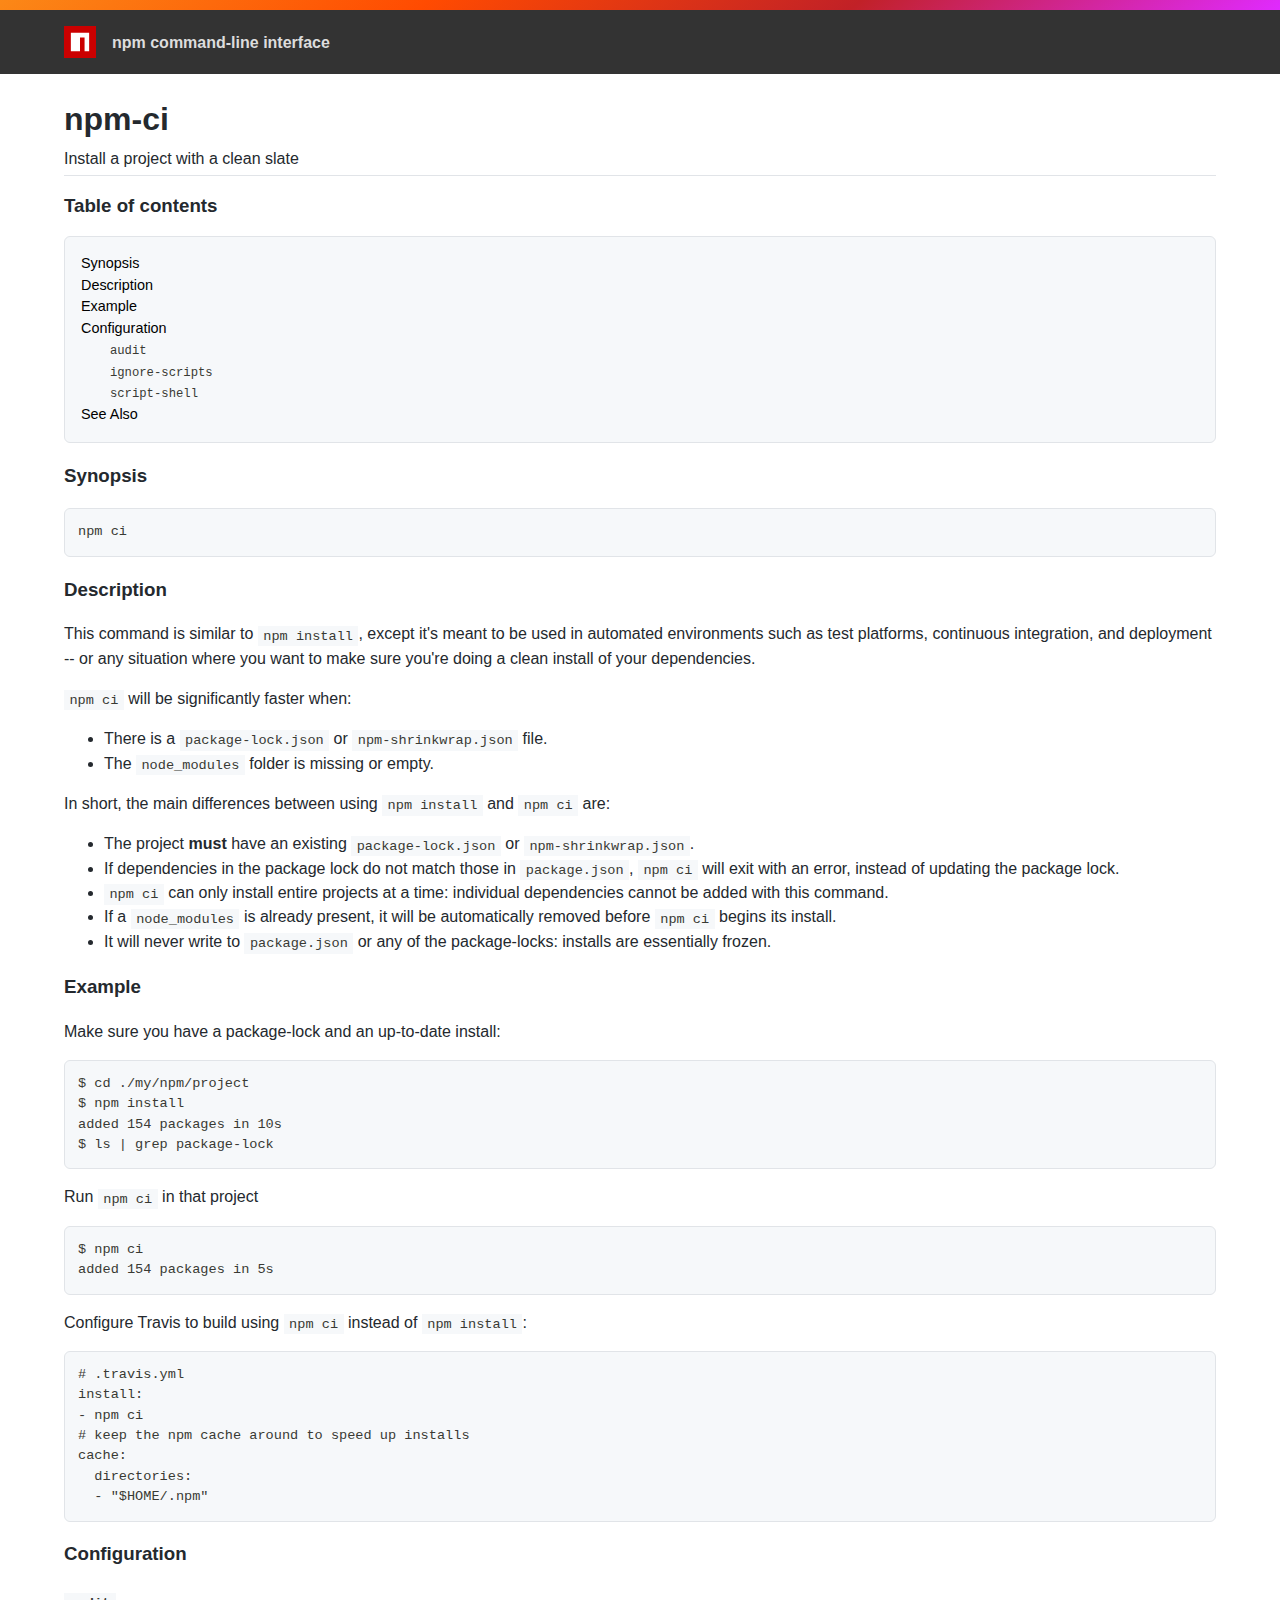
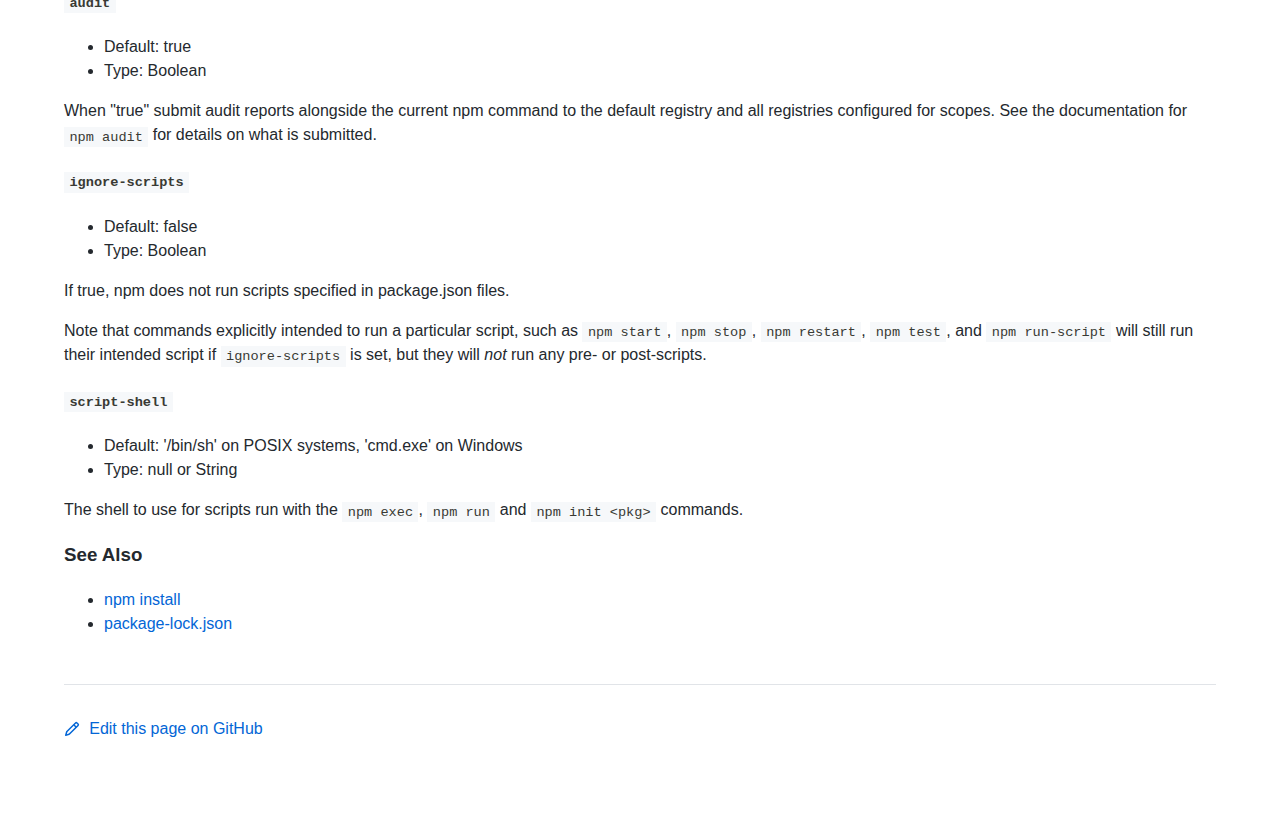
<file: 5_Server/.metadata/.plugins/org.eclipse.wildwebdeveloper.embedder.node/node-v16.14.2-win-x64/node_modules/npm/docs/output/commands/npm-ci.html>
<!DOCTYPE html><html><head>
<meta charset="utf-8">
<title>npm-ci</title>
<style>
body {
    background-color: #ffffff;
    color: #24292e;

    margin: 0;

    line-height: 1.5;

    font-family: -apple-system, BlinkMacSystemFont, "Segoe UI", Helvetica, Arial, sans-serif, "Apple Color Emoji", "Segoe UI Emoji";
}
#rainbar {
    height: 10px;
    background-image: linear-gradient(139deg, #fb8817, #ff4b01, #c12127, #e02aff);
}

a {
    text-decoration: none;
    color: #0366d6;
}
a:hover {
    text-decoration: underline;
}

pre {
    margin: 1em 0px;
    padding: 1em;
    border: solid 1px #e1e4e8;
    border-radius: 6px;

    display: block;
    overflow: auto;

    white-space: pre;

    background-color: #f6f8fa;
    color: #393a34;
}
code {
    font-family: SFMono-Regular, Consolas, "Liberation Mono", Menlo, Courier, monospace;
    font-size: 85%;
    padding: 0.2em 0.4em;
    background-color: #f6f8fa;
    color: #393a34;
}
pre > code {
    padding: 0;
    background-color: inherit;
    color: inherit;
}
h1, h2, h3 {
    font-weight: 600;
}

#logobar {
    background-color: #333333;
    margin: 0 auto;
    padding: 1em 4em;
}
#logobar .logo {
    float: left;
}
#logobar .title {
    font-weight: 600;
    color: #dddddd;
    float: left;
    margin: 5px 0 0 1em;
}
#logobar:after {
    content: "";
    display: block;
    clear: both;
}

#content {
    margin: 0 auto;
    padding: 0 4em;
}

#table_of_contents > h2 {
    font-size: 1.17em;
}
#table_of_contents ul:first-child {
    border: solid 1px #e1e4e8;
    border-radius: 6px;
    padding: 1em;
    background-color: #f6f8fa;
    color: #393a34;
}
#table_of_contents ul {
    list-style-type: none;
    padding-left: 1.5em;
}
#table_of_contents li {
    font-size: 0.9em;
}
#table_of_contents li a {
    color: #000000;
}

header.title {
    border-bottom: solid 1px #e1e4e8;
}
header.title > h1 {
    margin-bottom: 0.25em;
}
header.title > .description {
    display: block;
    margin-bottom: 0.5em;
    line-height: 1;
}

footer#edit {
    border-top: solid 1px #e1e4e8;
    margin: 3em 0 4em 0;
    padding-top: 2em;
}
</style>
</head>
<body>
<div id="banner">
<div id="rainbar"></div>
<div id="logobar">
<svg class="logo" role="img" height="32" width="32" viewBox="0 0 700 700">
<polygon fill="#cb0000" points="0,700 700,700 700,0 0,0"></polygon>
<polygon fill="#ffffff" points="150,550 350,550 350,250 450,250 450,550 550,550 550,150 150,150"></polygon>
</svg>
<div class="title">
npm command-line interface
</div>
</div>
</div>

<section id="content">
<header class="title">
<h1 id="npm-ci">npm-ci</h1>
<span class="description">Install a project with a clean slate</span>
</header>

<section id="table_of_contents">
<h2 id="table-of-contents">Table of contents</h2>
<div id="_table_of_contents"><ul><li><a href="#synopsis">Synopsis</a></li><li><a href="#description">Description</a></li><li><a href="#example">Example</a></li><li><a href="#configuration">Configuration</a></li><ul><li><a href="#audit"><code>audit</code></a></li><li><a href="#ignore-scripts"><code>ignore-scripts</code></a></li><li><a href="#script-shell"><code>script-shell</code></a></li></ul><li><a href="#see-also">See Also</a></li></ul></div>
</section>

<div id="_content"><h3 id="synopsis">Synopsis</h3>
<pre lang="bash"><code>npm ci
</code></pre>
<h3 id="description">Description</h3>
<p>This command is similar to <a href="../commands/npm-install.html"><code>npm install</code></a>, except
it's meant to be used in automated environments such as test platforms,
continuous integration, and deployment -- or any situation where you want
to make sure you're doing a clean install of your dependencies.</p>
<p><code>npm ci</code> will be significantly faster when:</p>
<ul>
<li>There is a <code>package-lock.json</code> or <code>npm-shrinkwrap.json</code> file.</li>
<li>The <code>node_modules</code> folder is missing or empty.</li>
</ul>
<p>In short, the main differences between using <code>npm install</code> and <code>npm ci</code> are:</p>
<ul>
<li>The project <strong>must</strong> have an existing <code>package-lock.json</code> or
<code>npm-shrinkwrap.json</code>.</li>
<li>If dependencies in the package lock do not match those in <code>package.json</code>,
<code>npm ci</code> will exit with an error, instead of updating the package lock.</li>
<li><code>npm ci</code> can only install entire projects at a time: individual
dependencies cannot be added with this command.</li>
<li>If a <code>node_modules</code> is already present, it will be automatically removed
before <code>npm ci</code> begins its install.</li>
<li>It will never write to <code>package.json</code> or any of the package-locks:
installs are essentially frozen.</li>
</ul>
<h3 id="example">Example</h3>
<p>Make sure you have a package-lock and an up-to-date install:</p>
<pre lang="bash"><code>$ cd ./my/npm/project
$ npm install
added 154 packages in 10s
$ ls | grep package-lock
</code></pre>
<p>Run <code>npm ci</code> in that project</p>
<pre lang="bash"><code>$ npm ci
added 154 packages in 5s
</code></pre>
<p>Configure Travis to build using <code>npm ci</code> instead of <code>npm install</code>:</p>
<pre lang="bash"><code># .travis.yml
install:
- npm ci
# keep the npm cache around to speed up installs
cache:
  directories:
  - "$HOME/.npm"
</code></pre>
<h3 id="configuration">Configuration</h3>
<!-- raw HTML omitted -->
<!-- raw HTML omitted -->
<!-- raw HTML omitted -->
<h4 id="audit"><code>audit</code></h4>
<ul>
<li>Default: true</li>
<li>Type: Boolean</li>
</ul>
<p>When "true" submit audit reports alongside the current npm command to the
default registry and all registries configured for scopes. See the
documentation for <a href="../commands/npm-audit.html"><code>npm audit</code></a> for details on what is
submitted.</p>
<!-- raw HTML omitted -->
<!-- raw HTML omitted -->
<h4 id="ignore-scripts"><code>ignore-scripts</code></h4>
<ul>
<li>Default: false</li>
<li>Type: Boolean</li>
</ul>
<p>If true, npm does not run scripts specified in package.json files.</p>
<p>Note that commands explicitly intended to run a particular script, such as
<code>npm start</code>, <code>npm stop</code>, <code>npm restart</code>, <code>npm test</code>, and <code>npm run-script</code>
will still run their intended script if <code>ignore-scripts</code> is set, but they
will <em>not</em> run any pre- or post-scripts.</p>
<!-- raw HTML omitted -->
<!-- raw HTML omitted -->
<h4 id="script-shell"><code>script-shell</code></h4>
<ul>
<li>Default: '/bin/sh' on POSIX systems, 'cmd.exe' on Windows</li>
<li>Type: null or String</li>
</ul>
<p>The shell to use for scripts run with the <code>npm exec</code>, <code>npm run</code> and <code>npm init &lt;pkg&gt;</code> commands.</p>
<!-- raw HTML omitted -->
<!-- raw HTML omitted -->
<!-- raw HTML omitted -->
<h3 id="see-also">See Also</h3>
<ul>
<li><a href="../commands/npm-install.html">npm install</a></li>
<li><a href="../configuring-npm/package-lock-json.html">package-lock.json</a></li>
</ul>
</div>

<footer id="edit">
<a href="https://github.com/npm/cli/edit/latest/docs/content/commands/npm-ci.md">
<svg role="img" viewBox="0 0 16 16" width="16" height="16" fill="currentcolor" style="vertical-align: text-bottom; margin-right: 0.3em;">
<path fill-rule="evenodd" d="M11.013 1.427a1.75 1.75 0 012.474 0l1.086 1.086a1.75 1.75 0 010 2.474l-8.61 8.61c-.21.21-.47.364-.756.445l-3.251.93a.75.75 0 01-.927-.928l.929-3.25a1.75 1.75 0 01.445-.758l8.61-8.61zm1.414 1.06a.25.25 0 00-.354 0L10.811 3.75l1.439 1.44 1.263-1.263a.25.25 0 000-.354l-1.086-1.086zM11.189 6.25L9.75 4.81l-6.286 6.287a.25.25 0 00-.064.108l-.558 1.953 1.953-.558a.249.249 0 00.108-.064l6.286-6.286z"></path>
</svg>
Edit this page on GitHub
</a>
</footer>
</section>



</body></html>
</file>
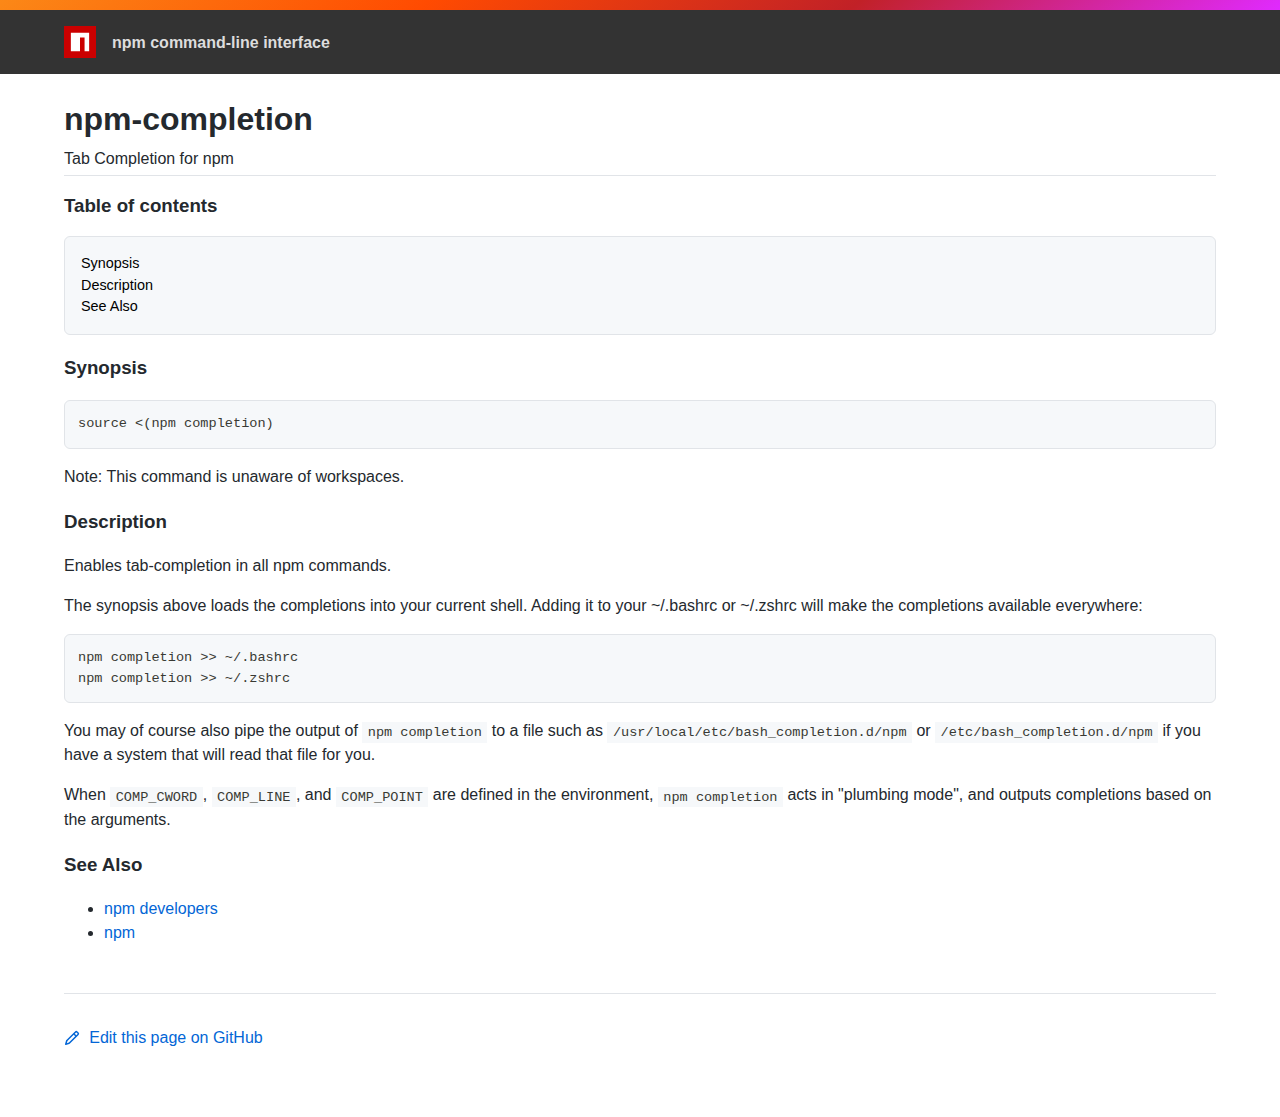
<file: 5_Server/.metadata/.plugins/org.eclipse.wildwebdeveloper.embedder.node/node-v16.14.2-win-x64/node_modules/npm/docs/output/commands/npm-completion.html>
<!DOCTYPE html><html><head>
<meta charset="utf-8">
<title>npm-completion</title>
<style>
body {
    background-color: #ffffff;
    color: #24292e;

    margin: 0;

    line-height: 1.5;

    font-family: -apple-system, BlinkMacSystemFont, "Segoe UI", Helvetica, Arial, sans-serif, "Apple Color Emoji", "Segoe UI Emoji";
}
#rainbar {
    height: 10px;
    background-image: linear-gradient(139deg, #fb8817, #ff4b01, #c12127, #e02aff);
}

a {
    text-decoration: none;
    color: #0366d6;
}
a:hover {
    text-decoration: underline;
}

pre {
    margin: 1em 0px;
    padding: 1em;
    border: solid 1px #e1e4e8;
    border-radius: 6px;

    display: block;
    overflow: auto;

    white-space: pre;

    background-color: #f6f8fa;
    color: #393a34;
}
code {
    font-family: SFMono-Regular, Consolas, "Liberation Mono", Menlo, Courier, monospace;
    font-size: 85%;
    padding: 0.2em 0.4em;
    background-color: #f6f8fa;
    color: #393a34;
}
pre > code {
    padding: 0;
    background-color: inherit;
    color: inherit;
}
h1, h2, h3 {
    font-weight: 600;
}

#logobar {
    background-color: #333333;
    margin: 0 auto;
    padding: 1em 4em;
}
#logobar .logo {
    float: left;
}
#logobar .title {
    font-weight: 600;
    color: #dddddd;
    float: left;
    margin: 5px 0 0 1em;
}
#logobar:after {
    content: "";
    display: block;
    clear: both;
}

#content {
    margin: 0 auto;
    padding: 0 4em;
}

#table_of_contents > h2 {
    font-size: 1.17em;
}
#table_of_contents ul:first-child {
    border: solid 1px #e1e4e8;
    border-radius: 6px;
    padding: 1em;
    background-color: #f6f8fa;
    color: #393a34;
}
#table_of_contents ul {
    list-style-type: none;
    padding-left: 1.5em;
}
#table_of_contents li {
    font-size: 0.9em;
}
#table_of_contents li a {
    color: #000000;
}

header.title {
    border-bottom: solid 1px #e1e4e8;
}
header.title > h1 {
    margin-bottom: 0.25em;
}
header.title > .description {
    display: block;
    margin-bottom: 0.5em;
    line-height: 1;
}

footer#edit {
    border-top: solid 1px #e1e4e8;
    margin: 3em 0 4em 0;
    padding-top: 2em;
}
</style>
</head>
<body>
<div id="banner">
<div id="rainbar"></div>
<div id="logobar">
<svg class="logo" role="img" height="32" width="32" viewBox="0 0 700 700">
<polygon fill="#cb0000" points="0,700 700,700 700,0 0,0"></polygon>
<polygon fill="#ffffff" points="150,550 350,550 350,250 450,250 450,550 550,550 550,150 150,150"></polygon>
</svg>
<div class="title">
npm command-line interface
</div>
</div>
</div>

<section id="content">
<header class="title">
<h1 id="npm-completion">npm-completion</h1>
<span class="description">Tab Completion for npm</span>
</header>

<section id="table_of_contents">
<h2 id="table-of-contents">Table of contents</h2>
<div id="_table_of_contents"><ul><li><a href="#synopsis">Synopsis</a></li><li><a href="#description">Description</a></li><li><a href="#see-also">See Also</a></li></ul></div>
</section>

<div id="_content"><h3 id="synopsis">Synopsis</h3>
<pre lang="bash"><code>source &lt;(npm completion)
</code></pre>
<p>Note: This command is unaware of workspaces.</p>
<h3 id="description">Description</h3>
<p>Enables tab-completion in all npm commands.</p>
<p>The synopsis above
loads the completions into your current shell.  Adding it to
your ~/.bashrc or ~/.zshrc will make the completions available
everywhere:</p>
<pre lang="bash"><code>npm completion &gt;&gt; ~/.bashrc
npm completion &gt;&gt; ~/.zshrc
</code></pre>
<p>You may of course also pipe the output of <code>npm completion</code> to a file
such as <code>/usr/local/etc/bash_completion.d/npm</code> or
<code>/etc/bash_completion.d/npm</code> if you have a system that will read
that file for you.</p>
<p>When <code>COMP_CWORD</code>, <code>COMP_LINE</code>, and <code>COMP_POINT</code> are defined in the
environment, <code>npm completion</code> acts in "plumbing mode", and outputs
completions based on the arguments.</p>
<h3 id="see-also">See Also</h3>
<ul>
<li><a href="../using-npm/developers.html">npm developers</a></li>
<li><a href="../commands/npm.html">npm</a></li>
</ul>
</div>

<footer id="edit">
<a href="https://github.com/npm/cli/edit/latest/docs/content/commands/npm-completion.md">
<svg role="img" viewBox="0 0 16 16" width="16" height="16" fill="currentcolor" style="vertical-align: text-bottom; margin-right: 0.3em;">
<path fill-rule="evenodd" d="M11.013 1.427a1.75 1.75 0 012.474 0l1.086 1.086a1.75 1.75 0 010 2.474l-8.61 8.61c-.21.21-.47.364-.756.445l-3.251.93a.75.75 0 01-.927-.928l.929-3.25a1.75 1.75 0 01.445-.758l8.61-8.61zm1.414 1.06a.25.25 0 00-.354 0L10.811 3.75l1.439 1.44 1.263-1.263a.25.25 0 000-.354l-1.086-1.086zM11.189 6.25L9.75 4.81l-6.286 6.287a.25.25 0 00-.064.108l-.558 1.953 1.953-.558a.249.249 0 00.108-.064l6.286-6.286z"></path>
</svg>
Edit this page on GitHub
</a>
</footer>
</section>



</body></html>
</file>
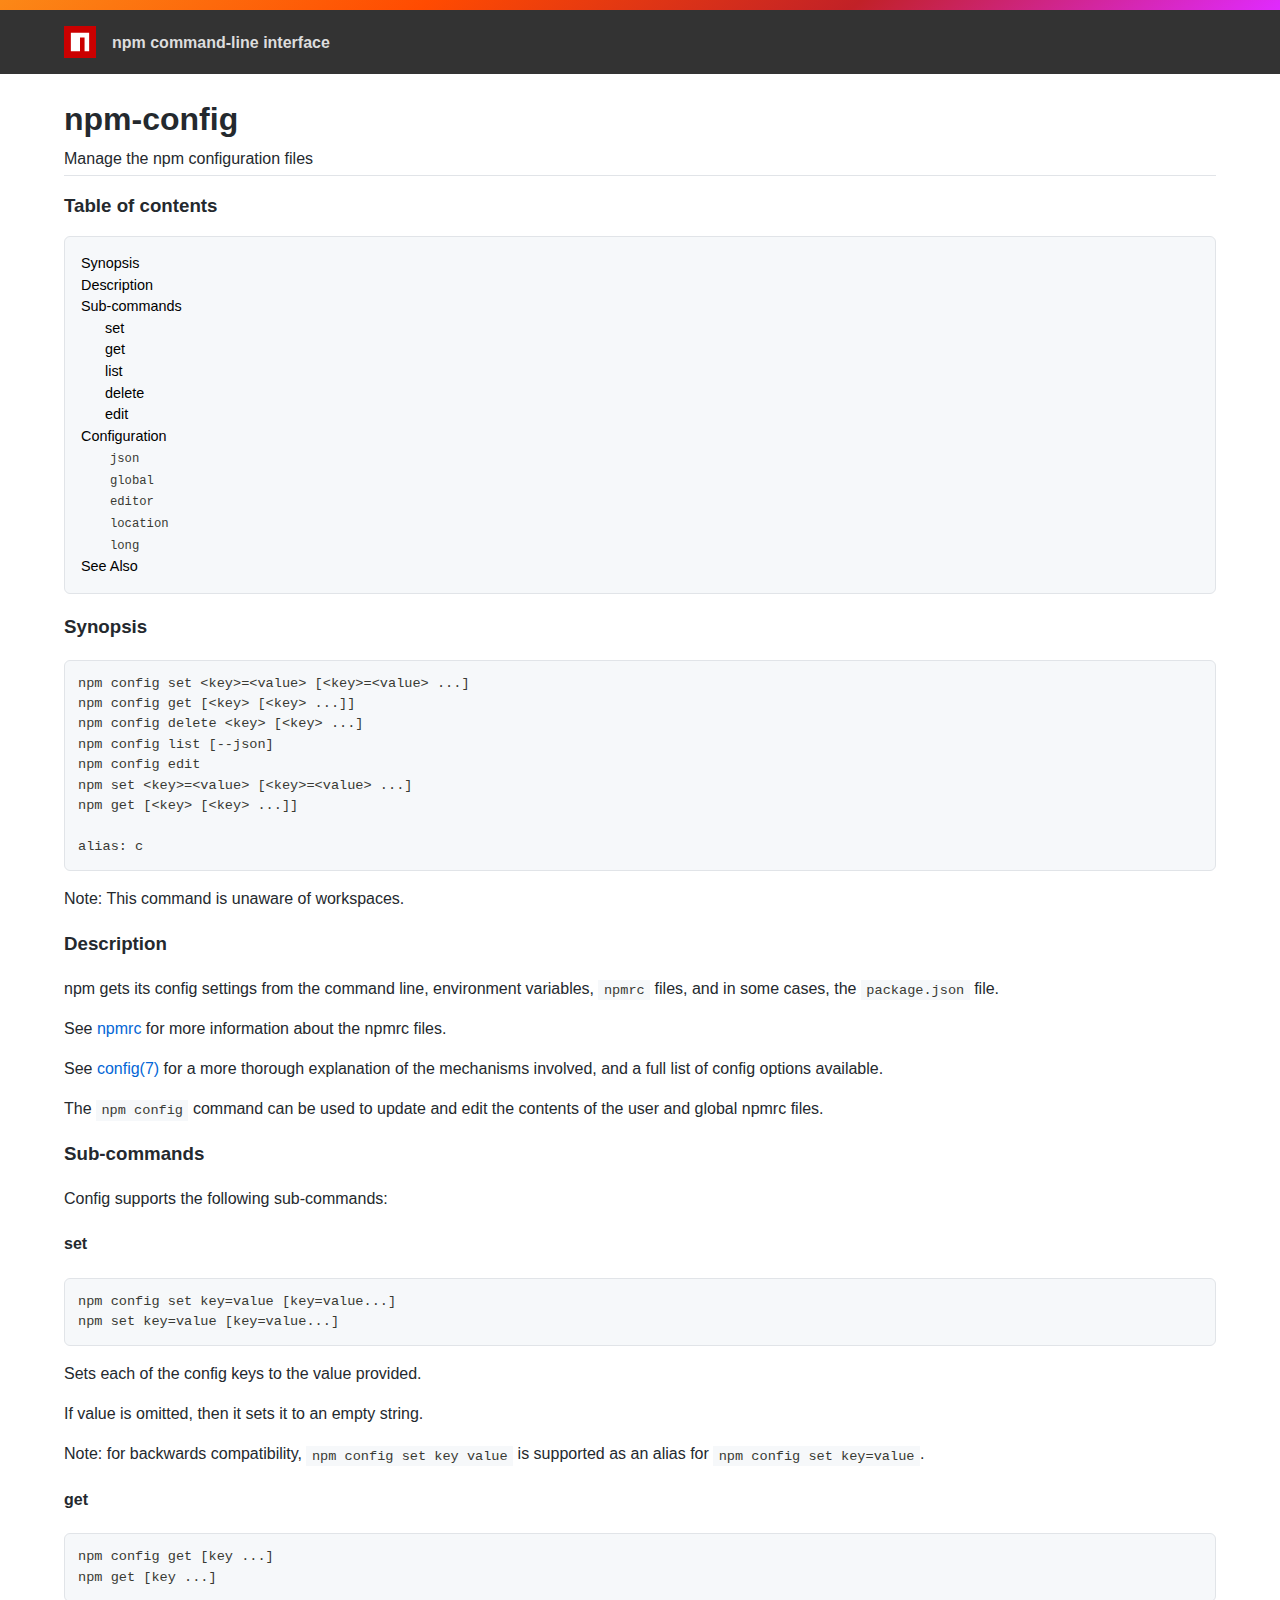
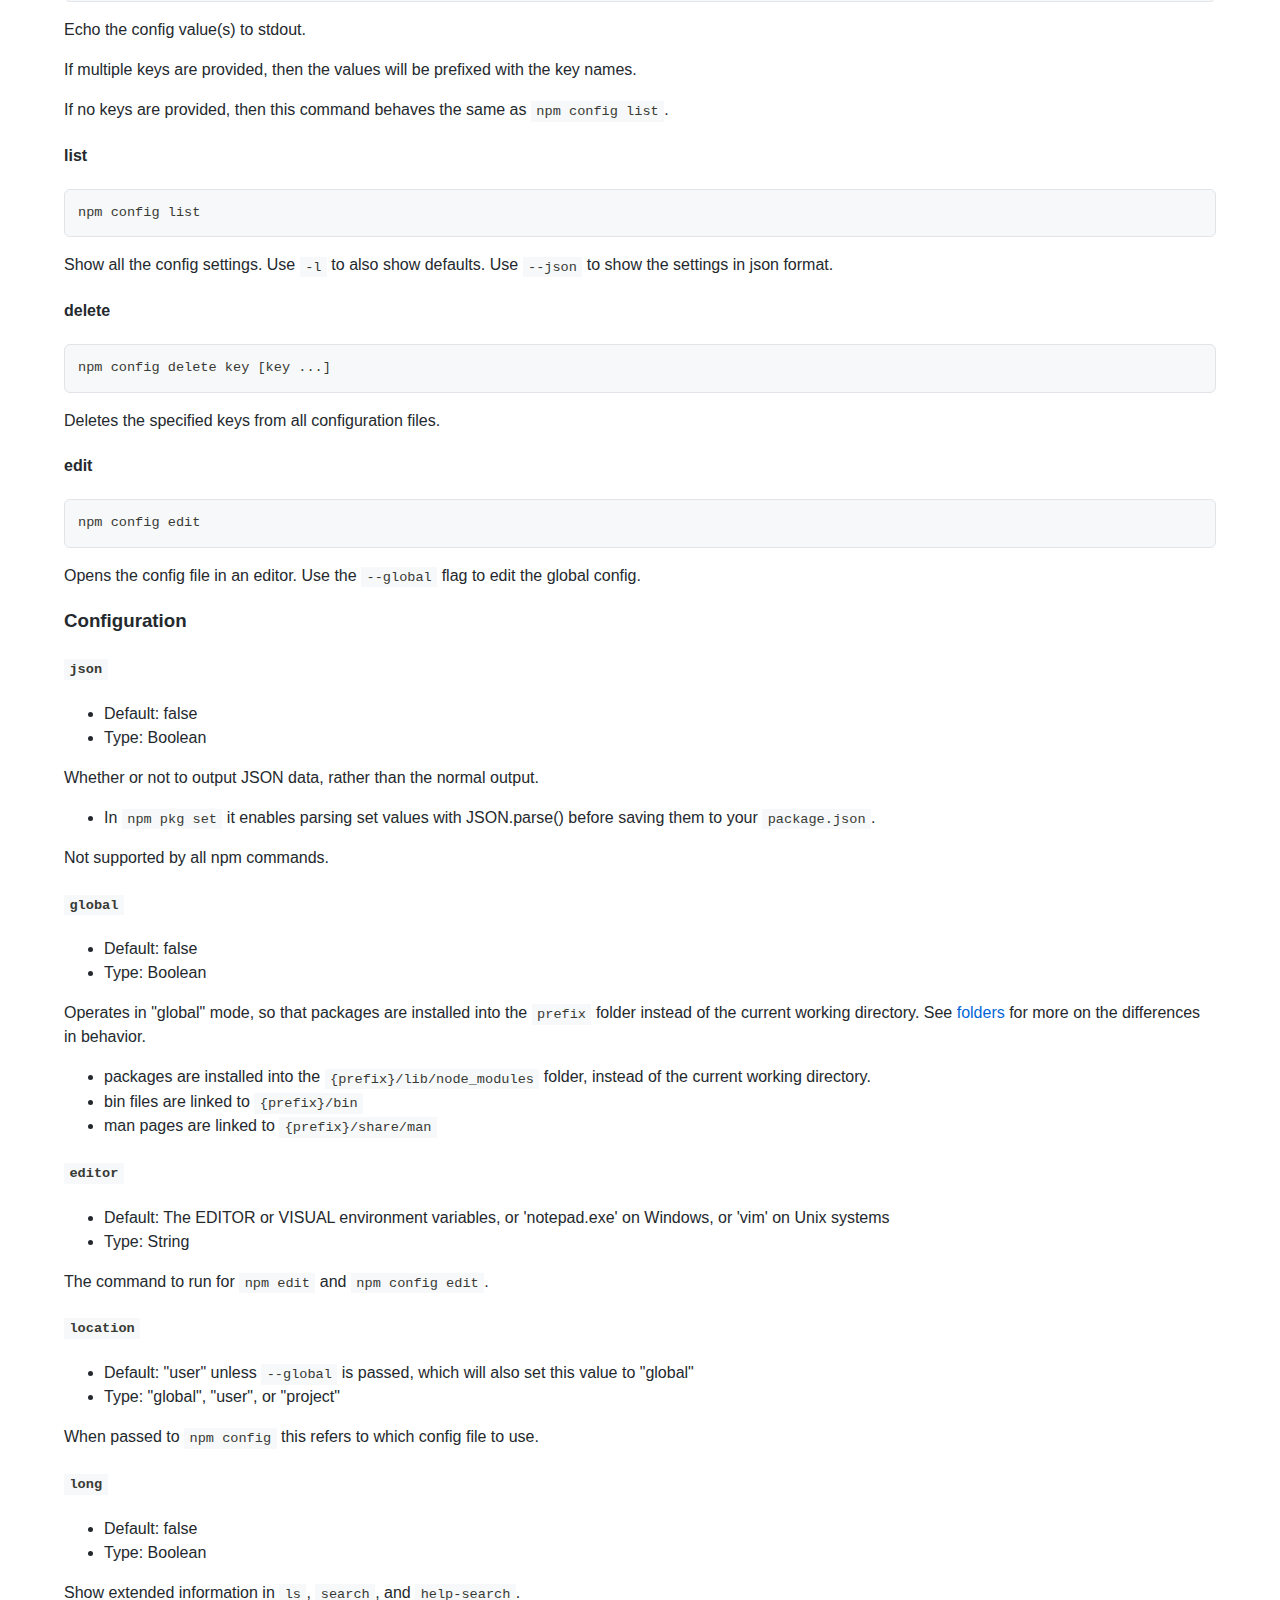
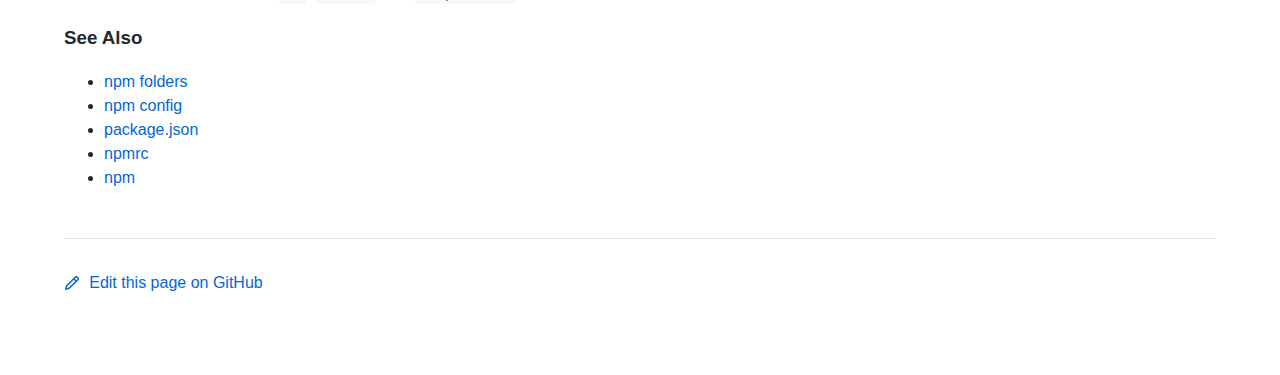
<file: 5_Server/.metadata/.plugins/org.eclipse.wildwebdeveloper.embedder.node/node-v16.14.2-win-x64/node_modules/npm/docs/output/commands/npm-config.html>
<!DOCTYPE html><html><head>
<meta charset="utf-8">
<title>npm-config</title>
<style>
body {
    background-color: #ffffff;
    color: #24292e;

    margin: 0;

    line-height: 1.5;

    font-family: -apple-system, BlinkMacSystemFont, "Segoe UI", Helvetica, Arial, sans-serif, "Apple Color Emoji", "Segoe UI Emoji";
}
#rainbar {
    height: 10px;
    background-image: linear-gradient(139deg, #fb8817, #ff4b01, #c12127, #e02aff);
}

a {
    text-decoration: none;
    color: #0366d6;
}
a:hover {
    text-decoration: underline;
}

pre {
    margin: 1em 0px;
    padding: 1em;
    border: solid 1px #e1e4e8;
    border-radius: 6px;

    display: block;
    overflow: auto;

    white-space: pre;

    background-color: #f6f8fa;
    color: #393a34;
}
code {
    font-family: SFMono-Regular, Consolas, "Liberation Mono", Menlo, Courier, monospace;
    font-size: 85%;
    padding: 0.2em 0.4em;
    background-color: #f6f8fa;
    color: #393a34;
}
pre > code {
    padding: 0;
    background-color: inherit;
    color: inherit;
}
h1, h2, h3 {
    font-weight: 600;
}

#logobar {
    background-color: #333333;
    margin: 0 auto;
    padding: 1em 4em;
}
#logobar .logo {
    float: left;
}
#logobar .title {
    font-weight: 600;
    color: #dddddd;
    float: left;
    margin: 5px 0 0 1em;
}
#logobar:after {
    content: "";
    display: block;
    clear: both;
}

#content {
    margin: 0 auto;
    padding: 0 4em;
}

#table_of_contents > h2 {
    font-size: 1.17em;
}
#table_of_contents ul:first-child {
    border: solid 1px #e1e4e8;
    border-radius: 6px;
    padding: 1em;
    background-color: #f6f8fa;
    color: #393a34;
}
#table_of_contents ul {
    list-style-type: none;
    padding-left: 1.5em;
}
#table_of_contents li {
    font-size: 0.9em;
}
#table_of_contents li a {
    color: #000000;
}

header.title {
    border-bottom: solid 1px #e1e4e8;
}
header.title > h1 {
    margin-bottom: 0.25em;
}
header.title > .description {
    display: block;
    margin-bottom: 0.5em;
    line-height: 1;
}

footer#edit {
    border-top: solid 1px #e1e4e8;
    margin: 3em 0 4em 0;
    padding-top: 2em;
}
</style>
</head>
<body>
<div id="banner">
<div id="rainbar"></div>
<div id="logobar">
<svg class="logo" role="img" height="32" width="32" viewBox="0 0 700 700">
<polygon fill="#cb0000" points="0,700 700,700 700,0 0,0"></polygon>
<polygon fill="#ffffff" points="150,550 350,550 350,250 450,250 450,550 550,550 550,150 150,150"></polygon>
</svg>
<div class="title">
npm command-line interface
</div>
</div>
</div>

<section id="content">
<header class="title">
<h1 id="npm-config">npm-config</h1>
<span class="description">Manage the npm configuration files</span>
</header>

<section id="table_of_contents">
<h2 id="table-of-contents">Table of contents</h2>
<div id="_table_of_contents"><ul><li><a href="#synopsis">Synopsis</a></li><li><a href="#description">Description</a></li><li><a href="#sub-commands">Sub-commands</a></li><ul><li><a href="#set">set</a></li><li><a href="#get">get</a></li><li><a href="#list">list</a></li><li><a href="#delete">delete</a></li><li><a href="#edit2">edit</a></li></ul><li><a href="#configuration">Configuration</a></li><ul><li><a href="#json"><code>json</code></a></li><li><a href="#global"><code>global</code></a></li><li><a href="#editor"><code>editor</code></a></li><li><a href="#location"><code>location</code></a></li><li><a href="#long"><code>long</code></a></li></ul><li><a href="#see-also">See Also</a></li></ul></div>
</section>

<div id="_content"><h3 id="synopsis">Synopsis</h3>
<pre lang="bash"><code>npm config set &lt;key&gt;=&lt;value&gt; [&lt;key&gt;=&lt;value&gt; ...]
npm config get [&lt;key&gt; [&lt;key&gt; ...]]
npm config delete &lt;key&gt; [&lt;key&gt; ...]
npm config list [--json]
npm config edit
npm set &lt;key&gt;=&lt;value&gt; [&lt;key&gt;=&lt;value&gt; ...]
npm get [&lt;key&gt; [&lt;key&gt; ...]]

alias: c
</code></pre>
<p>Note: This command is unaware of workspaces.</p>
<h3 id="description">Description</h3>
<p>npm gets its config settings from the command line, environment
variables, <code>npmrc</code> files, and in some cases, the <code>package.json</code> file.</p>
<p>See <a href="../configuring-npm/npmrc.html">npmrc</a> for more information about the npmrc
files.</p>
<p>See <a href="../using-npm/config.html">config(7)</a> for a more thorough explanation of the
mechanisms involved, and a full list of config options available.</p>
<p>The <code>npm config</code> command can be used to update and edit the contents
of the user and global npmrc files.</p>
<h3 id="sub-commands">Sub-commands</h3>
<p>Config supports the following sub-commands:</p>
<h4 id="set">set</h4>
<pre lang="bash"><code>npm config set key=value [key=value...]
npm set key=value [key=value...]
</code></pre>
<p>Sets each of the config keys to the value provided.</p>
<p>If value is omitted, then it sets it to an empty string.</p>
<p>Note: for backwards compatibility, <code>npm config set key value</code> is supported
as an alias for <code>npm config set key=value</code>.</p>
<h4 id="get">get</h4>
<pre lang="bash"><code>npm config get [key ...]
npm get [key ...]
</code></pre>
<p>Echo the config value(s) to stdout.</p>
<p>If multiple keys are provided, then the values will be prefixed with the
key names.</p>
<p>If no keys are provided, then this command behaves the same as <code>npm config list</code>.</p>
<h4 id="list">list</h4>
<pre lang="bash"><code>npm config list
</code></pre>
<p>Show all the config settings. Use <code>-l</code> to also show defaults. Use <code>--json</code>
to show the settings in json format.</p>
<h4 id="delete">delete</h4>
<pre lang="bash"><code>npm config delete key [key ...]
</code></pre>
<p>Deletes the specified keys from all configuration files.</p>
<h4 id="edit2">edit</h4>
<pre lang="bash"><code>npm config edit
</code></pre>
<p>Opens the config file in an editor.  Use the <code>--global</code> flag to edit the
global config.</p>
<h3 id="configuration">Configuration</h3>
<!-- raw HTML omitted -->
<!-- raw HTML omitted -->
<!-- raw HTML omitted -->
<h4 id="json"><code>json</code></h4>
<ul>
<li>Default: false</li>
<li>Type: Boolean</li>
</ul>
<p>Whether or not to output JSON data, rather than the normal output.</p>
<ul>
<li>In <code>npm pkg set</code> it enables parsing set values with JSON.parse() before
saving them to your <code>package.json</code>.</li>
</ul>
<p>Not supported by all npm commands.</p>
<!-- raw HTML omitted -->
<!-- raw HTML omitted -->
<h4 id="global"><code>global</code></h4>
<ul>
<li>Default: false</li>
<li>Type: Boolean</li>
</ul>
<p>Operates in "global" mode, so that packages are installed into the <code>prefix</code>
folder instead of the current working directory. See
<a href="../configuring-npm/folders.html">folders</a> for more on the differences in behavior.</p>
<ul>
<li>packages are installed into the <code>{prefix}/lib/node_modules</code> folder, instead
of the current working directory.</li>
<li>bin files are linked to <code>{prefix}/bin</code></li>
<li>man pages are linked to <code>{prefix}/share/man</code></li>
</ul>
<!-- raw HTML omitted -->
<!-- raw HTML omitted -->
<h4 id="editor"><code>editor</code></h4>
<ul>
<li>Default: The EDITOR or VISUAL environment variables, or 'notepad.exe' on
Windows, or 'vim' on Unix systems</li>
<li>Type: String</li>
</ul>
<p>The command to run for <code>npm edit</code> and <code>npm config edit</code>.</p>
<!-- raw HTML omitted -->
<!-- raw HTML omitted -->
<h4 id="location"><code>location</code></h4>
<ul>
<li>Default: "user" unless <code>--global</code> is passed, which will also set this value
to "global"</li>
<li>Type: "global", "user", or "project"</li>
</ul>
<p>When passed to <code>npm config</code> this refers to which config file to use.</p>
<!-- raw HTML omitted -->
<!-- raw HTML omitted -->
<h4 id="long"><code>long</code></h4>
<ul>
<li>Default: false</li>
<li>Type: Boolean</li>
</ul>
<p>Show extended information in <code>ls</code>, <code>search</code>, and <code>help-search</code>.</p>
<!-- raw HTML omitted -->
<!-- raw HTML omitted -->
<!-- raw HTML omitted -->
<h3 id="see-also">See Also</h3>
<ul>
<li><a href="../configuring-npm/folders.html">npm folders</a></li>
<li><a href="../commands/npm-config.html">npm config</a></li>
<li><a href="../configuring-npm/package-json.html">package.json</a></li>
<li><a href="../configuring-npm/npmrc.html">npmrc</a></li>
<li><a href="../commands/npm.html">npm</a></li>
</ul>
</div>

<footer id="edit">
<a href="https://github.com/npm/cli/edit/latest/docs/content/commands/npm-config.md">
<svg role="img" viewBox="0 0 16 16" width="16" height="16" fill="currentcolor" style="vertical-align: text-bottom; margin-right: 0.3em;">
<path fill-rule="evenodd" d="M11.013 1.427a1.75 1.75 0 012.474 0l1.086 1.086a1.75 1.75 0 010 2.474l-8.61 8.61c-.21.21-.47.364-.756.445l-3.251.93a.75.75 0 01-.927-.928l.929-3.25a1.75 1.75 0 01.445-.758l8.61-8.61zm1.414 1.06a.25.25 0 00-.354 0L10.811 3.75l1.439 1.44 1.263-1.263a.25.25 0 000-.354l-1.086-1.086zM11.189 6.25L9.75 4.81l-6.286 6.287a.25.25 0 00-.064.108l-.558 1.953 1.953-.558a.249.249 0 00.108-.064l6.286-6.286z"></path>
</svg>
Edit this page on GitHub
</a>
</footer>
</section>



</body></html>
</file>
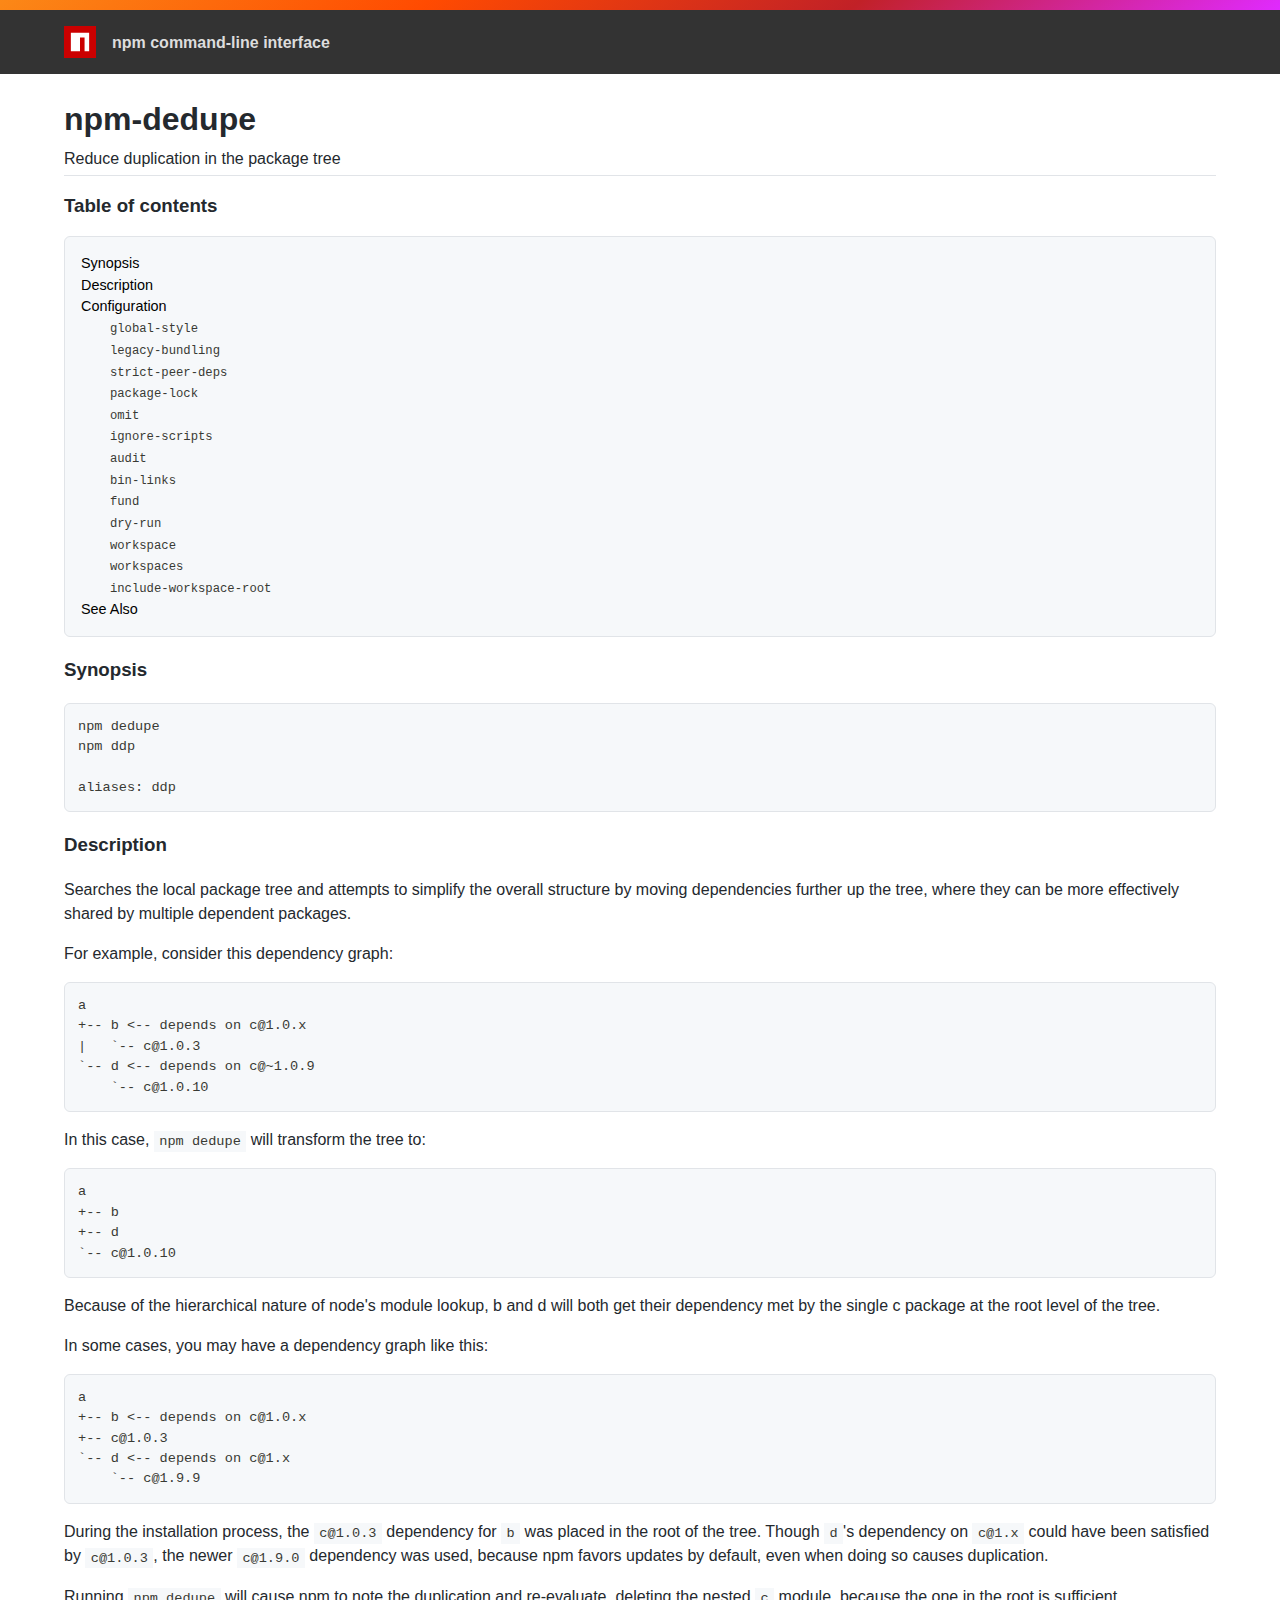
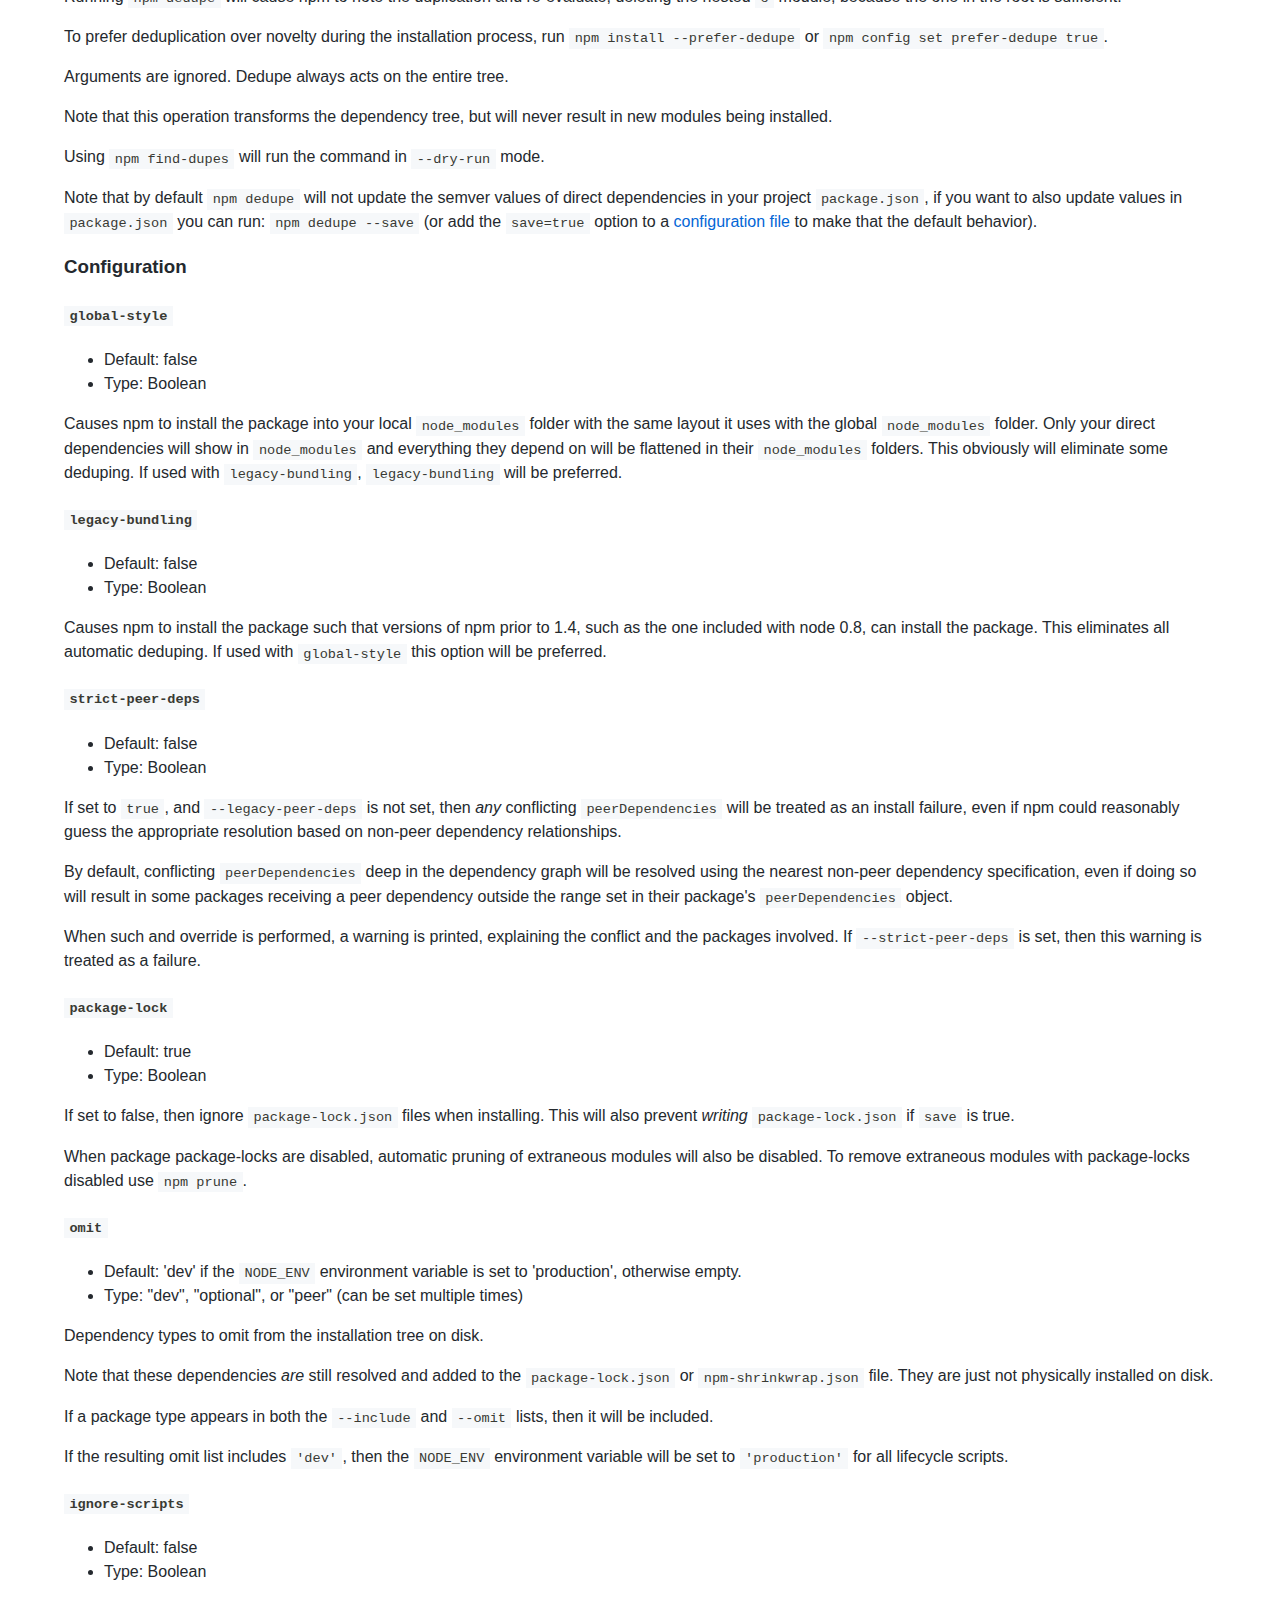
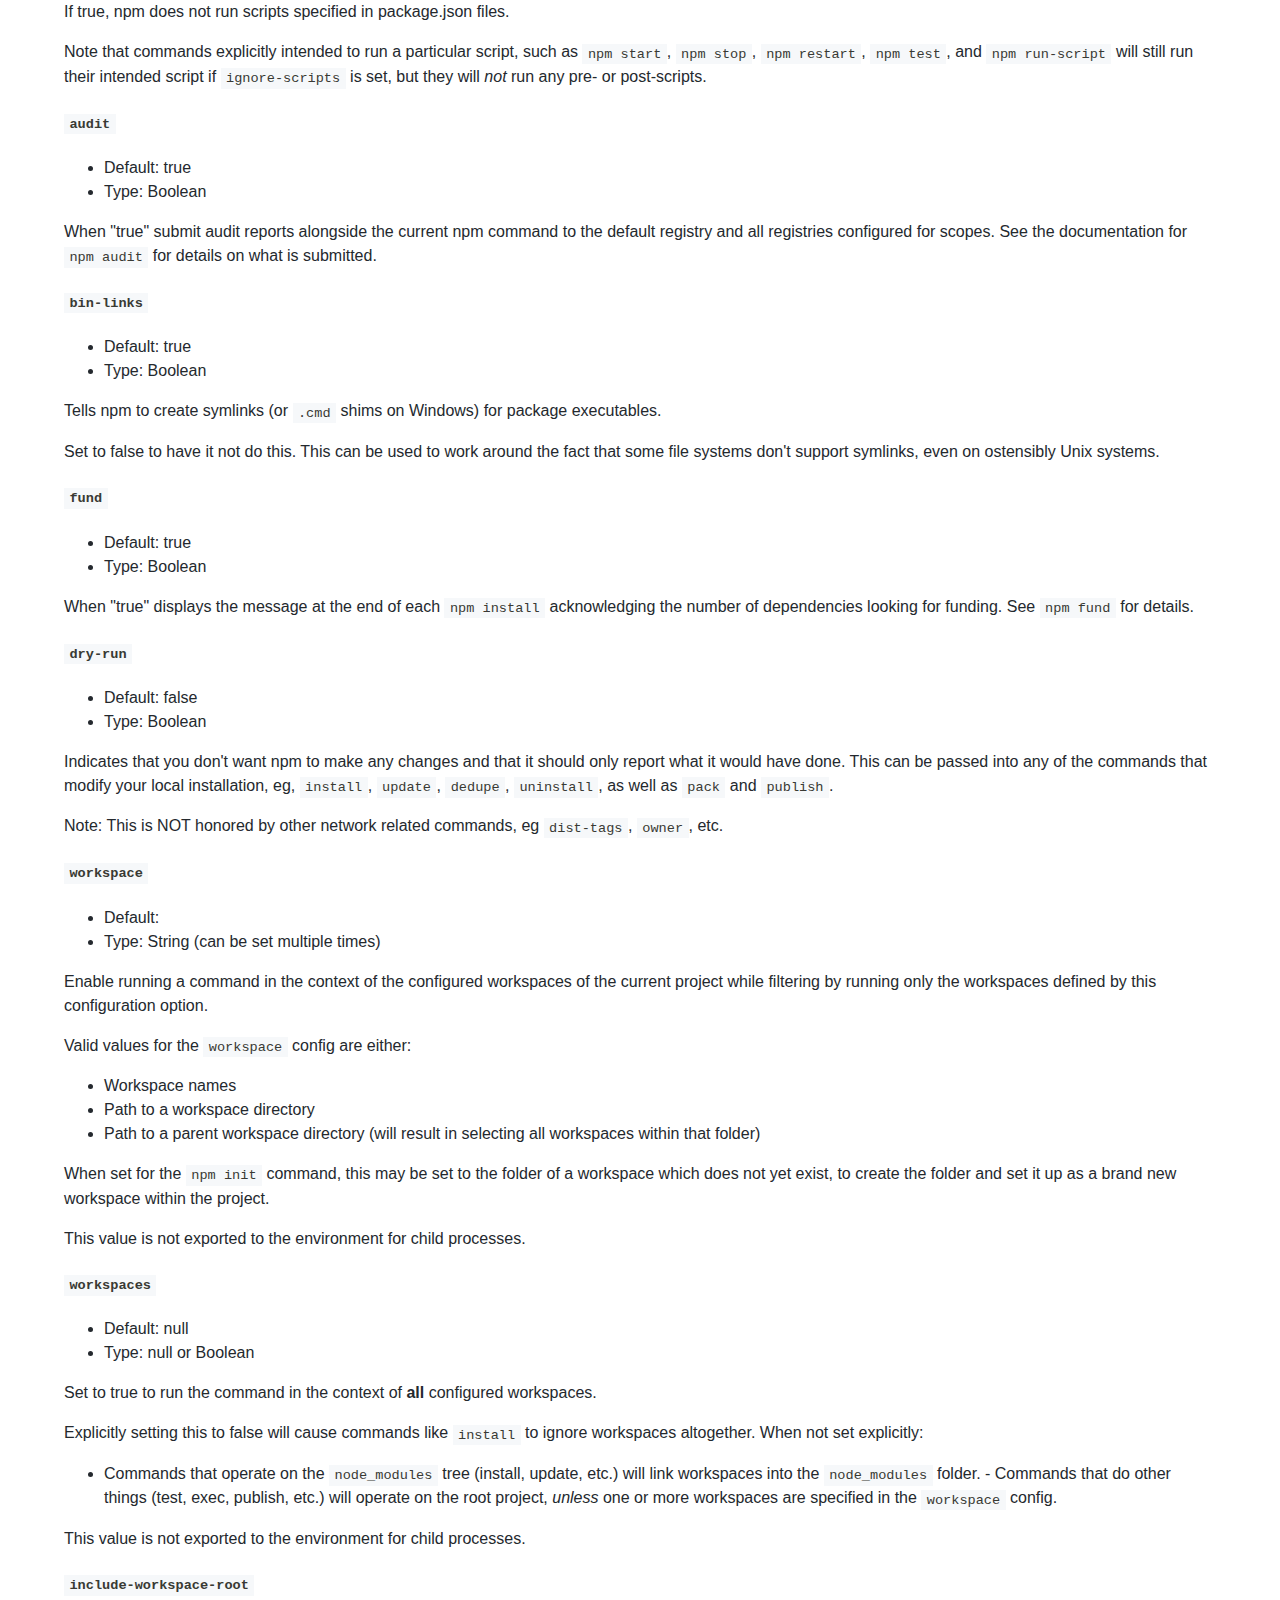
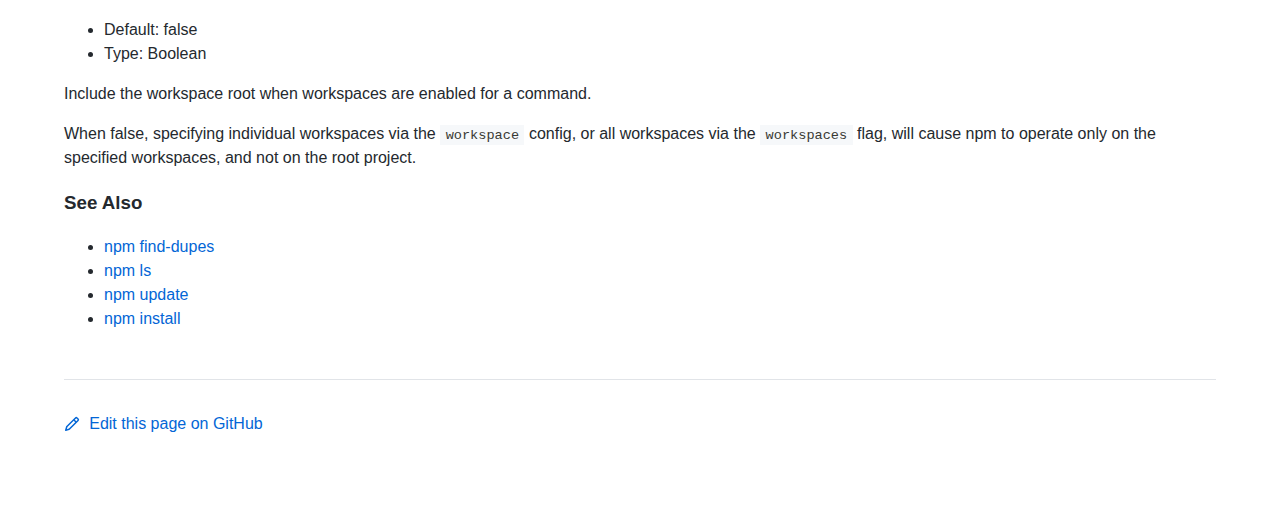
<file: 5_Server/.metadata/.plugins/org.eclipse.wildwebdeveloper.embedder.node/node-v16.14.2-win-x64/node_modules/npm/docs/output/commands/npm-dedupe.html>
<!DOCTYPE html><html><head>
<meta charset="utf-8">
<title>npm-dedupe</title>
<style>
body {
    background-color: #ffffff;
    color: #24292e;

    margin: 0;

    line-height: 1.5;

    font-family: -apple-system, BlinkMacSystemFont, "Segoe UI", Helvetica, Arial, sans-serif, "Apple Color Emoji", "Segoe UI Emoji";
}
#rainbar {
    height: 10px;
    background-image: linear-gradient(139deg, #fb8817, #ff4b01, #c12127, #e02aff);
}

a {
    text-decoration: none;
    color: #0366d6;
}
a:hover {
    text-decoration: underline;
}

pre {
    margin: 1em 0px;
    padding: 1em;
    border: solid 1px #e1e4e8;
    border-radius: 6px;

    display: block;
    overflow: auto;

    white-space: pre;

    background-color: #f6f8fa;
    color: #393a34;
}
code {
    font-family: SFMono-Regular, Consolas, "Liberation Mono", Menlo, Courier, monospace;
    font-size: 85%;
    padding: 0.2em 0.4em;
    background-color: #f6f8fa;
    color: #393a34;
}
pre > code {
    padding: 0;
    background-color: inherit;
    color: inherit;
}
h1, h2, h3 {
    font-weight: 600;
}

#logobar {
    background-color: #333333;
    margin: 0 auto;
    padding: 1em 4em;
}
#logobar .logo {
    float: left;
}
#logobar .title {
    font-weight: 600;
    color: #dddddd;
    float: left;
    margin: 5px 0 0 1em;
}
#logobar:after {
    content: "";
    display: block;
    clear: both;
}

#content {
    margin: 0 auto;
    padding: 0 4em;
}

#table_of_contents > h2 {
    font-size: 1.17em;
}
#table_of_contents ul:first-child {
    border: solid 1px #e1e4e8;
    border-radius: 6px;
    padding: 1em;
    background-color: #f6f8fa;
    color: #393a34;
}
#table_of_contents ul {
    list-style-type: none;
    padding-left: 1.5em;
}
#table_of_contents li {
    font-size: 0.9em;
}
#table_of_contents li a {
    color: #000000;
}

header.title {
    border-bottom: solid 1px #e1e4e8;
}
header.title > h1 {
    margin-bottom: 0.25em;
}
header.title > .description {
    display: block;
    margin-bottom: 0.5em;
    line-height: 1;
}

footer#edit {
    border-top: solid 1px #e1e4e8;
    margin: 3em 0 4em 0;
    padding-top: 2em;
}
</style>
</head>
<body>
<div id="banner">
<div id="rainbar"></div>
<div id="logobar">
<svg class="logo" role="img" height="32" width="32" viewBox="0 0 700 700">
<polygon fill="#cb0000" points="0,700 700,700 700,0 0,0"></polygon>
<polygon fill="#ffffff" points="150,550 350,550 350,250 450,250 450,550 550,550 550,150 150,150"></polygon>
</svg>
<div class="title">
npm command-line interface
</div>
</div>
</div>

<section id="content">
<header class="title">
<h1 id="npm-dedupe">npm-dedupe</h1>
<span class="description">Reduce duplication in the package tree</span>
</header>

<section id="table_of_contents">
<h2 id="table-of-contents">Table of contents</h2>
<div id="_table_of_contents"><ul><li><a href="#synopsis">Synopsis</a></li><li><a href="#description">Description</a></li><li><a href="#configuration">Configuration</a></li><ul><li><a href="#global-style"><code>global-style</code></a></li><li><a href="#legacy-bundling"><code>legacy-bundling</code></a></li><li><a href="#strict-peer-deps"><code>strict-peer-deps</code></a></li><li><a href="#package-lock"><code>package-lock</code></a></li><li><a href="#omit"><code>omit</code></a></li><li><a href="#ignore-scripts"><code>ignore-scripts</code></a></li><li><a href="#audit"><code>audit</code></a></li><li><a href="#bin-links"><code>bin-links</code></a></li><li><a href="#fund"><code>fund</code></a></li><li><a href="#dry-run"><code>dry-run</code></a></li><li><a href="#workspace"><code>workspace</code></a></li><li><a href="#workspaces"><code>workspaces</code></a></li><li><a href="#include-workspace-root"><code>include-workspace-root</code></a></li></ul><li><a href="#see-also">See Also</a></li></ul></div>
</section>

<div id="_content"><h3 id="synopsis">Synopsis</h3>
<pre lang="bash"><code>npm dedupe
npm ddp

aliases: ddp
</code></pre>
<h3 id="description">Description</h3>
<p>Searches the local package tree and attempts to simplify the overall
structure by moving dependencies further up the tree, where they can
be more effectively shared by multiple dependent packages.</p>
<p>For example, consider this dependency graph:</p>
<pre><code>a
+-- b &lt;-- depends on c@1.0.x
|   `-- c@1.0.3
`-- d &lt;-- depends on c@~1.0.9
    `-- c@1.0.10
</code></pre>
<p>In this case, <code>npm dedupe</code> will transform the tree to:</p>
<pre lang="bash"><code>a
+-- b
+-- d
`-- c@1.0.10
</code></pre>
<p>Because of the hierarchical nature of node's module lookup, b and d
will both get their dependency met by the single c package at the root
level of the tree.</p>
<p>In some cases, you may have a dependency graph like this:</p>
<pre><code>a
+-- b &lt;-- depends on c@1.0.x
+-- c@1.0.3
`-- d &lt;-- depends on c@1.x
    `-- c@1.9.9
</code></pre>
<p>During the installation process, the <code>c@1.0.3</code> dependency for <code>b</code> was
placed in the root of the tree.  Though <code>d</code>'s dependency on <code>c@1.x</code> could
have been satisfied by <code>c@1.0.3</code>, the newer <code>c@1.9.0</code> dependency was used,
because npm favors updates by default, even when doing so causes
duplication.</p>
<p>Running <code>npm dedupe</code> will cause npm to note the duplication and
re-evaluate, deleting the nested <code>c</code> module, because the one in the root is
sufficient.</p>
<p>To prefer deduplication over novelty during the installation process, run
<code>npm install --prefer-dedupe</code> or <code>npm config set prefer-dedupe true</code>.</p>
<p>Arguments are ignored. Dedupe always acts on the entire tree.</p>
<p>Note that this operation transforms the dependency tree, but will never
result in new modules being installed.</p>
<p>Using <code>npm find-dupes</code> will run the command in <code>--dry-run</code> mode.</p>
<p>Note that by default <code>npm dedupe</code> will not update the semver values of direct
dependencies in your project <code>package.json</code>, if you want to also update
values in <code>package.json</code> you can run: <code>npm dedupe --save</code> (or add the
<code>save=true</code> option to a <a href="../configuring-npm/npmrc.html">configuration file</a>
to make that the default behavior).</p>
<h3 id="configuration">Configuration</h3>
<!-- raw HTML omitted -->
<!-- raw HTML omitted -->
<!-- raw HTML omitted -->
<h4 id="global-style"><code>global-style</code></h4>
<ul>
<li>Default: false</li>
<li>Type: Boolean</li>
</ul>
<p>Causes npm to install the package into your local <code>node_modules</code> folder with
the same layout it uses with the global <code>node_modules</code> folder. Only your
direct dependencies will show in <code>node_modules</code> and everything they depend
on will be flattened in their <code>node_modules</code> folders. This obviously will
eliminate some deduping. If used with <code>legacy-bundling</code>, <code>legacy-bundling</code>
will be preferred.</p>
<!-- raw HTML omitted -->
<!-- raw HTML omitted -->
<h4 id="legacy-bundling"><code>legacy-bundling</code></h4>
<ul>
<li>Default: false</li>
<li>Type: Boolean</li>
</ul>
<p>Causes npm to install the package such that versions of npm prior to 1.4,
such as the one included with node 0.8, can install the package. This
eliminates all automatic deduping. If used with <code>global-style</code> this option
will be preferred.</p>
<!-- raw HTML omitted -->
<!-- raw HTML omitted -->
<h4 id="strict-peer-deps"><code>strict-peer-deps</code></h4>
<ul>
<li>Default: false</li>
<li>Type: Boolean</li>
</ul>
<p>If set to <code>true</code>, and <code>--legacy-peer-deps</code> is not set, then <em>any</em>
conflicting <code>peerDependencies</code> will be treated as an install failure, even
if npm could reasonably guess the appropriate resolution based on non-peer
dependency relationships.</p>
<p>By default, conflicting <code>peerDependencies</code> deep in the dependency graph will
be resolved using the nearest non-peer dependency specification, even if
doing so will result in some packages receiving a peer dependency outside
the range set in their package's <code>peerDependencies</code> object.</p>
<p>When such and override is performed, a warning is printed, explaining the
conflict and the packages involved. If <code>--strict-peer-deps</code> is set, then
this warning is treated as a failure.</p>
<!-- raw HTML omitted -->
<!-- raw HTML omitted -->
<h4 id="package-lock"><code>package-lock</code></h4>
<ul>
<li>Default: true</li>
<li>Type: Boolean</li>
</ul>
<p>If set to false, then ignore <code>package-lock.json</code> files when installing. This
will also prevent <em>writing</em> <code>package-lock.json</code> if <code>save</code> is true.</p>
<p>When package package-locks are disabled, automatic pruning of extraneous
modules will also be disabled. To remove extraneous modules with
package-locks disabled use <code>npm prune</code>.</p>
<!-- raw HTML omitted -->
<!-- raw HTML omitted -->
<h4 id="omit"><code>omit</code></h4>
<ul>
<li>Default: 'dev' if the <code>NODE_ENV</code> environment variable is set to
'production', otherwise empty.</li>
<li>Type: "dev", "optional", or "peer" (can be set multiple times)</li>
</ul>
<p>Dependency types to omit from the installation tree on disk.</p>
<p>Note that these dependencies <em>are</em> still resolved and added to the
<code>package-lock.json</code> or <code>npm-shrinkwrap.json</code> file. They are just not
physically installed on disk.</p>
<p>If a package type appears in both the <code>--include</code> and <code>--omit</code> lists, then
it will be included.</p>
<p>If the resulting omit list includes <code>'dev'</code>, then the <code>NODE_ENV</code> environment
variable will be set to <code>'production'</code> for all lifecycle scripts.</p>
<!-- raw HTML omitted -->
<!-- raw HTML omitted -->
<h4 id="ignore-scripts"><code>ignore-scripts</code></h4>
<ul>
<li>Default: false</li>
<li>Type: Boolean</li>
</ul>
<p>If true, npm does not run scripts specified in package.json files.</p>
<p>Note that commands explicitly intended to run a particular script, such as
<code>npm start</code>, <code>npm stop</code>, <code>npm restart</code>, <code>npm test</code>, and <code>npm run-script</code>
will still run their intended script if <code>ignore-scripts</code> is set, but they
will <em>not</em> run any pre- or post-scripts.</p>
<!-- raw HTML omitted -->
<!-- raw HTML omitted -->
<h4 id="audit"><code>audit</code></h4>
<ul>
<li>Default: true</li>
<li>Type: Boolean</li>
</ul>
<p>When "true" submit audit reports alongside the current npm command to the
default registry and all registries configured for scopes. See the
documentation for <a href="../commands/npm-audit.html"><code>npm audit</code></a> for details on what is
submitted.</p>
<!-- raw HTML omitted -->
<!-- raw HTML omitted -->
<h4 id="bin-links"><code>bin-links</code></h4>
<ul>
<li>Default: true</li>
<li>Type: Boolean</li>
</ul>
<p>Tells npm to create symlinks (or <code>.cmd</code> shims on Windows) for package
executables.</p>
<p>Set to false to have it not do this. This can be used to work around the
fact that some file systems don't support symlinks, even on ostensibly Unix
systems.</p>
<!-- raw HTML omitted -->
<!-- raw HTML omitted -->
<h4 id="fund"><code>fund</code></h4>
<ul>
<li>Default: true</li>
<li>Type: Boolean</li>
</ul>
<p>When "true" displays the message at the end of each <code>npm install</code>
acknowledging the number of dependencies looking for funding. See <a href="../commands/npm-fund.html"><code>npm fund</code></a> for details.</p>
<!-- raw HTML omitted -->
<!-- raw HTML omitted -->
<h4 id="dry-run"><code>dry-run</code></h4>
<ul>
<li>Default: false</li>
<li>Type: Boolean</li>
</ul>
<p>Indicates that you don't want npm to make any changes and that it should
only report what it would have done. This can be passed into any of the
commands that modify your local installation, eg, <code>install</code>, <code>update</code>,
<code>dedupe</code>, <code>uninstall</code>, as well as <code>pack</code> and <code>publish</code>.</p>
<p>Note: This is NOT honored by other network related commands, eg <code>dist-tags</code>,
<code>owner</code>, etc.</p>
<!-- raw HTML omitted -->
<!-- raw HTML omitted -->
<h4 id="workspace"><code>workspace</code></h4>
<ul>
<li>Default:</li>
<li>Type: String (can be set multiple times)</li>
</ul>
<p>Enable running a command in the context of the configured workspaces of the
current project while filtering by running only the workspaces defined by
this configuration option.</p>
<p>Valid values for the <code>workspace</code> config are either:</p>
<ul>
<li>Workspace names</li>
<li>Path to a workspace directory</li>
<li>Path to a parent workspace directory (will result in selecting all
workspaces within that folder)</li>
</ul>
<p>When set for the <code>npm init</code> command, this may be set to the folder of a
workspace which does not yet exist, to create the folder and set it up as a
brand new workspace within the project.</p>
<p>This value is not exported to the environment for child processes.</p>
<!-- raw HTML omitted -->
<!-- raw HTML omitted -->
<h4 id="workspaces"><code>workspaces</code></h4>
<ul>
<li>Default: null</li>
<li>Type: null or Boolean</li>
</ul>
<p>Set to true to run the command in the context of <strong>all</strong> configured
workspaces.</p>
<p>Explicitly setting this to false will cause commands like <code>install</code> to
ignore workspaces altogether. When not set explicitly:</p>
<ul>
<li>Commands that operate on the <code>node_modules</code> tree (install, update, etc.)
will link workspaces into the <code>node_modules</code> folder. - Commands that do
other things (test, exec, publish, etc.) will operate on the root project,
<em>unless</em> one or more workspaces are specified in the <code>workspace</code> config.</li>
</ul>
<p>This value is not exported to the environment for child processes.</p>
<!-- raw HTML omitted -->
<!-- raw HTML omitted -->
<h4 id="include-workspace-root"><code>include-workspace-root</code></h4>
<ul>
<li>Default: false</li>
<li>Type: Boolean</li>
</ul>
<p>Include the workspace root when workspaces are enabled for a command.</p>
<p>When false, specifying individual workspaces via the <code>workspace</code> config, or
all workspaces via the <code>workspaces</code> flag, will cause npm to operate only on
the specified workspaces, and not on the root project.</p>
<!-- raw HTML omitted -->
<!-- raw HTML omitted -->
<!-- raw HTML omitted -->
<h3 id="see-also">See Also</h3>
<ul>
<li><a href="../commands/npm-find-dupes.html">npm find-dupes</a></li>
<li><a href="../commands/npm-ls.html">npm ls</a></li>
<li><a href="../commands/npm-update.html">npm update</a></li>
<li><a href="../commands/npm-install.html">npm install</a></li>
</ul>
</div>

<footer id="edit">
<a href="https://github.com/npm/cli/edit/latest/docs/content/commands/npm-dedupe.md">
<svg role="img" viewBox="0 0 16 16" width="16" height="16" fill="currentcolor" style="vertical-align: text-bottom; margin-right: 0.3em;">
<path fill-rule="evenodd" d="M11.013 1.427a1.75 1.75 0 012.474 0l1.086 1.086a1.75 1.75 0 010 2.474l-8.61 8.61c-.21.21-.47.364-.756.445l-3.251.93a.75.75 0 01-.927-.928l.929-3.25a1.75 1.75 0 01.445-.758l8.61-8.61zm1.414 1.06a.25.25 0 00-.354 0L10.811 3.75l1.439 1.44 1.263-1.263a.25.25 0 000-.354l-1.086-1.086zM11.189 6.25L9.75 4.81l-6.286 6.287a.25.25 0 00-.064.108l-.558 1.953 1.953-.558a.249.249 0 00.108-.064l6.286-6.286z"></path>
</svg>
Edit this page on GitHub
</a>
</footer>
</section>



</body></html>
</file>
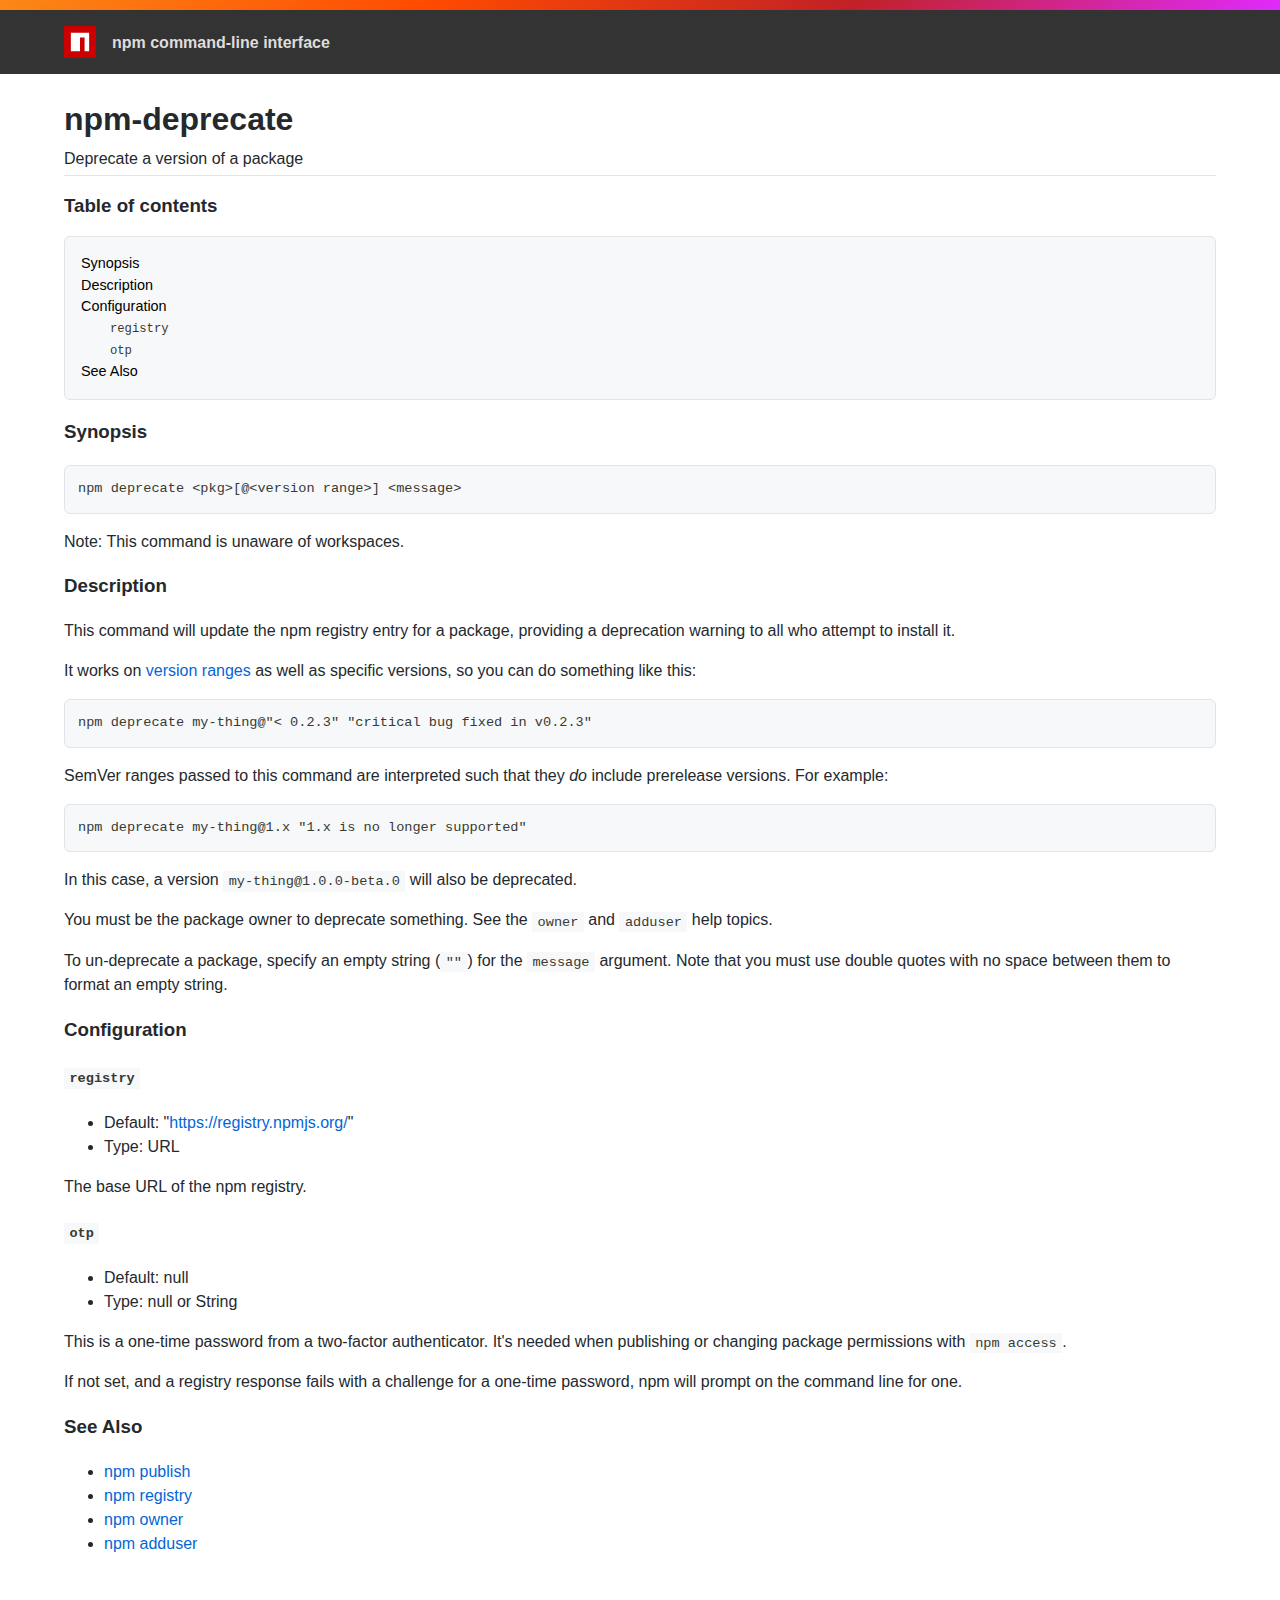
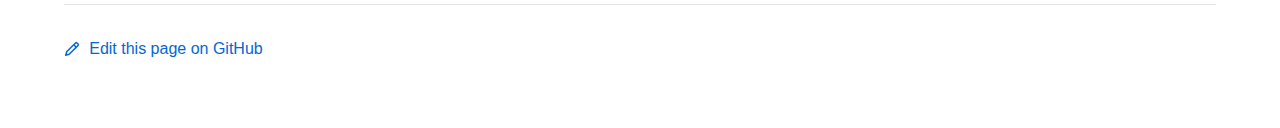
<file: 5_Server/.metadata/.plugins/org.eclipse.wildwebdeveloper.embedder.node/node-v16.14.2-win-x64/node_modules/npm/docs/output/commands/npm-deprecate.html>
<!DOCTYPE html><html><head>
<meta charset="utf-8">
<title>npm-deprecate</title>
<style>
body {
    background-color: #ffffff;
    color: #24292e;

    margin: 0;

    line-height: 1.5;

    font-family: -apple-system, BlinkMacSystemFont, "Segoe UI", Helvetica, Arial, sans-serif, "Apple Color Emoji", "Segoe UI Emoji";
}
#rainbar {
    height: 10px;
    background-image: linear-gradient(139deg, #fb8817, #ff4b01, #c12127, #e02aff);
}

a {
    text-decoration: none;
    color: #0366d6;
}
a:hover {
    text-decoration: underline;
}

pre {
    margin: 1em 0px;
    padding: 1em;
    border: solid 1px #e1e4e8;
    border-radius: 6px;

    display: block;
    overflow: auto;

    white-space: pre;

    background-color: #f6f8fa;
    color: #393a34;
}
code {
    font-family: SFMono-Regular, Consolas, "Liberation Mono", Menlo, Courier, monospace;
    font-size: 85%;
    padding: 0.2em 0.4em;
    background-color: #f6f8fa;
    color: #393a34;
}
pre > code {
    padding: 0;
    background-color: inherit;
    color: inherit;
}
h1, h2, h3 {
    font-weight: 600;
}

#logobar {
    background-color: #333333;
    margin: 0 auto;
    padding: 1em 4em;
}
#logobar .logo {
    float: left;
}
#logobar .title {
    font-weight: 600;
    color: #dddddd;
    float: left;
    margin: 5px 0 0 1em;
}
#logobar:after {
    content: "";
    display: block;
    clear: both;
}

#content {
    margin: 0 auto;
    padding: 0 4em;
}

#table_of_contents > h2 {
    font-size: 1.17em;
}
#table_of_contents ul:first-child {
    border: solid 1px #e1e4e8;
    border-radius: 6px;
    padding: 1em;
    background-color: #f6f8fa;
    color: #393a34;
}
#table_of_contents ul {
    list-style-type: none;
    padding-left: 1.5em;
}
#table_of_contents li {
    font-size: 0.9em;
}
#table_of_contents li a {
    color: #000000;
}

header.title {
    border-bottom: solid 1px #e1e4e8;
}
header.title > h1 {
    margin-bottom: 0.25em;
}
header.title > .description {
    display: block;
    margin-bottom: 0.5em;
    line-height: 1;
}

footer#edit {
    border-top: solid 1px #e1e4e8;
    margin: 3em 0 4em 0;
    padding-top: 2em;
}
</style>
</head>
<body>
<div id="banner">
<div id="rainbar"></div>
<div id="logobar">
<svg class="logo" role="img" height="32" width="32" viewBox="0 0 700 700">
<polygon fill="#cb0000" points="0,700 700,700 700,0 0,0"></polygon>
<polygon fill="#ffffff" points="150,550 350,550 350,250 450,250 450,550 550,550 550,150 150,150"></polygon>
</svg>
<div class="title">
npm command-line interface
</div>
</div>
</div>

<section id="content">
<header class="title">
<h1 id="npm-deprecate">npm-deprecate</h1>
<span class="description">Deprecate a version of a package</span>
</header>

<section id="table_of_contents">
<h2 id="table-of-contents">Table of contents</h2>
<div id="_table_of_contents"><ul><li><a href="#synopsis">Synopsis</a></li><li><a href="#description">Description</a></li><li><a href="#configuration">Configuration</a></li><ul><li><a href="#registry"><code>registry</code></a></li><li><a href="#otp"><code>otp</code></a></li></ul><li><a href="#see-also">See Also</a></li></ul></div>
</section>

<div id="_content"><h3 id="synopsis">Synopsis</h3>
<pre lang="bash"><code>npm deprecate &lt;pkg&gt;[@&lt;version range&gt;] &lt;message&gt;
</code></pre>
<p>Note: This command is unaware of workspaces.</p>
<h3 id="description">Description</h3>
<p>This command will update the npm registry entry for a package, providing a
deprecation warning to all who attempt to install it.</p>
<p>It works on <a href="https://semver.npmjs.com/">version ranges</a> as well as specific
versions, so you can do something like this:</p>
<pre lang="bash"><code>npm deprecate my-thing@"&lt; 0.2.3" "critical bug fixed in v0.2.3"
</code></pre>
<p>SemVer ranges passed to this command are interpreted such that they <em>do</em>
include prerelease versions.  For example:</p>
<pre lang="bash"><code>npm deprecate my-thing@1.x "1.x is no longer supported"
</code></pre>
<p>In this case, a version <code>my-thing@1.0.0-beta.0</code> will also be deprecated.</p>
<p>You must be the package owner to deprecate something.  See the <code>owner</code> and
<code>adduser</code> help topics.</p>
<p>To un-deprecate a package, specify an empty string (<code>""</code>) for the <code>message</code>
argument. Note that you must use double quotes with no space between them to
format an empty string.</p>
<h3 id="configuration">Configuration</h3>
<!-- raw HTML omitted -->
<!-- raw HTML omitted -->
<!-- raw HTML omitted -->
<h4 id="registry"><code>registry</code></h4>
<ul>
<li>Default: "<a href="https://registry.npmjs.org/">https://registry.npmjs.org/</a>"</li>
<li>Type: URL</li>
</ul>
<p>The base URL of the npm registry.</p>
<!-- raw HTML omitted -->
<!-- raw HTML omitted -->
<h4 id="otp"><code>otp</code></h4>
<ul>
<li>Default: null</li>
<li>Type: null or String</li>
</ul>
<p>This is a one-time password from a two-factor authenticator. It's needed
when publishing or changing package permissions with <code>npm access</code>.</p>
<p>If not set, and a registry response fails with a challenge for a one-time
password, npm will prompt on the command line for one.</p>
<!-- raw HTML omitted -->
<!-- raw HTML omitted -->
<!-- raw HTML omitted -->
<h3 id="see-also">See Also</h3>
<ul>
<li><a href="../commands/npm-publish.html">npm publish</a></li>
<li><a href="../using-npm/registry.html">npm registry</a></li>
<li><a href="../commands/npm-owner.html">npm owner</a></li>
<li><a href="../commands/npm-adduser.html">npm adduser</a></li>
</ul>
</div>

<footer id="edit">
<a href="https://github.com/npm/cli/edit/latest/docs/content/commands/npm-deprecate.md">
<svg role="img" viewBox="0 0 16 16" width="16" height="16" fill="currentcolor" style="vertical-align: text-bottom; margin-right: 0.3em;">
<path fill-rule="evenodd" d="M11.013 1.427a1.75 1.75 0 012.474 0l1.086 1.086a1.75 1.75 0 010 2.474l-8.61 8.61c-.21.21-.47.364-.756.445l-3.251.93a.75.75 0 01-.927-.928l.929-3.25a1.75 1.75 0 01.445-.758l8.61-8.61zm1.414 1.06a.25.25 0 00-.354 0L10.811 3.75l1.439 1.44 1.263-1.263a.25.25 0 000-.354l-1.086-1.086zM11.189 6.25L9.75 4.81l-6.286 6.287a.25.25 0 00-.064.108l-.558 1.953 1.953-.558a.249.249 0 00.108-.064l6.286-6.286z"></path>
</svg>
Edit this page on GitHub
</a>
</footer>
</section>



</body></html>
</file>
<file: 5_Server/.metadata/.plugins/org.eclipse.wildwebdeveloper.embedder.node/node-v16.14.2-win-x64/node_modules/npm/node_modules/unique-filename/coverage/prettify.css>
.pln{color:#000}@media screen{.str{color:#080}.kwd{color:#008}.com{color:#800}.typ{color:#606}.lit{color:#066}.pun,.opn,.clo{color:#660}.tag{color:#008}.atn{color:#606}.atv{color:#080}.dec,.var{color:#606}.fun{color:red}}@media print,projection{.str{color:#060}.kwd{color:#006;font-weight:bold}.com{color:#600;font-style:italic}.typ{color:#404;font-weight:bold}.lit{color:#044}.pun,.opn,.clo{color:#440}.tag{color:#006;font-weight:bold}.atn{color:#404}.atv{color:#060}}pre.prettyprint{padding:2px;border:1px solid #888}ol.linenums{margin-top:0;margin-bottom:0}li.L0,li.L1,li.L2,li.L3,li.L5,li.L6,li.L7,li.L8{list-style-type:none}li.L1,li.L3,li.L5,li.L7,li.L9{background:#eee}
</file>
<file: 5_Server/.metadata/.plugins/org.eclipse.wildwebdeveloper.embedder.node/node-v16.14.2-win-x64/node_modules/npm/node_modules/unique-filename/coverage/base.css>
body, html {
    margin:0; padding: 0;
}
body {
    font-family: Helvetica Neue, Helvetica,Arial;
    font-size: 10pt;
}
div.header, div.footer {
    background: #eee;
    padding: 1em;
}
div.header {
    z-index: 100;
    position: fixed;
    top: 0;
    border-bottom: 1px solid #666;
    width: 100%;
}
div.footer {
    border-top: 1px solid #666;
}
div.body {
    margin-top: 10em;
}
div.meta {
    font-size: 90%;
    text-align: center;
}
h1, h2, h3 {
    font-weight: normal;
}
h1 {
    font-size: 12pt;
}
h2 {
    font-size: 10pt;
}
pre {
    font-family: Consolas, Menlo, Monaco, monospace;
    margin: 0;
    padding: 0;
    line-height: 1.3;
    font-size: 14px;
    -moz-tab-size: 2;
    -o-tab-size:  2;
    tab-size: 2;
}

div.path { font-size: 110%; }
div.path a:link, div.path a:visited { color: #000; }
table.coverage { border-collapse: collapse; margin:0; padding: 0 }

table.coverage td {
    margin: 0;
    padding: 0;
    color: #111;
    vertical-align: top;
}
table.coverage td.line-count {
    width: 50px;
    text-align: right;
    padding-right: 5px;
}
table.coverage td.line-coverage {
    color: #777 !important;
    text-align: right;
    border-left: 1px solid #666;
    border-right: 1px solid #666;
}

table.coverage td.text {
}

table.coverage td span.cline-any {
    display: inline-block;
    padding: 0 5px;
    width: 40px;
}
table.coverage td span.cline-neutral {
    background: #eee;
}
table.coverage td span.cline-yes {
    background: #b5d592;
    color: #999;
}
table.coverage td span.cline-no {
    background: #fc8c84;
}

.cstat-yes { color: #111; }
.cstat-no { background: #fc8c84; color: #111; }
.fstat-no { background: #ffc520; color: #111 !important; }
.cbranch-no { background:  yellow !important; color: #111; }

.cstat-skip { background: #ddd; color: #111; }
.fstat-skip { background: #ddd; color: #111 !important; }
.cbranch-skip { background: #ddd !important; color: #111; }

.missing-if-branch {
    display: inline-block;
    margin-right: 10px;
    position: relative;
    padding: 0 4px;
    background: black;
    color: yellow;
}

.skip-if-branch {
    display: none;
    margin-right: 10px;
    position: relative;
    padding: 0 4px;
    background: #ccc;
    color: white;
}

.missing-if-branch .typ, .skip-if-branch .typ {
    color: inherit !important;
}

.entity, .metric { font-weight: bold; }
.metric { display: inline-block; border: 1px solid #333; padding: 0.3em; background: white; }
.metric small { font-size: 80%; font-weight: normal; color: #666; }

div.coverage-summary table { border-collapse: collapse; margin: 3em; font-size: 110%; }
div.coverage-summary td, div.coverage-summary table  th { margin: 0; padding: 0.25em 1em; border-top: 1px solid #666; border-bottom: 1px solid #666; }
div.coverage-summary th { text-align: left; border: 1px solid #666; background: #eee; font-weight: normal; }
div.coverage-summary th.file { border-right: none !important; }
div.coverage-summary th.pic { border-left: none !important; text-align: right; }
div.coverage-summary th.pct { border-right: none !important; }
div.coverage-summary th.abs { border-left: none !important; text-align: right; }
div.coverage-summary td.pct { text-align: right; border-left: 1px solid #666; }
div.coverage-summary td.abs { text-align: right; font-size: 90%; color: #444; border-right: 1px solid #666; }
div.coverage-summary td.file { border-left: 1px solid #666; white-space: nowrap;  }
div.coverage-summary td.pic { min-width: 120px !important;  }
div.coverage-summary a:link { text-decoration: none; color: #000; }
div.coverage-summary a:visited { text-decoration: none; color: #777; }
div.coverage-summary a:hover { text-decoration: underline; }
div.coverage-summary tfoot td { border-top: 1px solid #666; }

div.coverage-summary .sorter {
    height: 10px;
    width: 7px;
    display: inline-block;
    margin-left: 0.5em;
    background: url(sort-arrow-sprite.png) no-repeat scroll 0 0 transparent;
}
div.coverage-summary .sorted .sorter {
    background-position: 0 -20px;
}
div.coverage-summary .sorted-desc .sorter {
    background-position: 0 -10px;
}

.high { background: #b5d592 !important; }
.medium { background: #ffe87c !important; }
.low { background: #fc8c84 !important; }

span.cover-fill, span.cover-empty {
    display:inline-block;
    border:1px solid #444;
    background: white;
    height: 12px;
}
span.cover-fill {
    background: #ccc;
    border-right: 1px solid #444;
}
span.cover-empty {
    background: white;
    border-left: none;
}
span.cover-full {
    border-right: none !important;
}
pre.prettyprint {
    border: none !important;
    padding: 0 !important;
    margin: 0 !important;
}
.com { color: #999 !important; }
.ignore-none { color: #999; font-weight: normal; }
</file>
